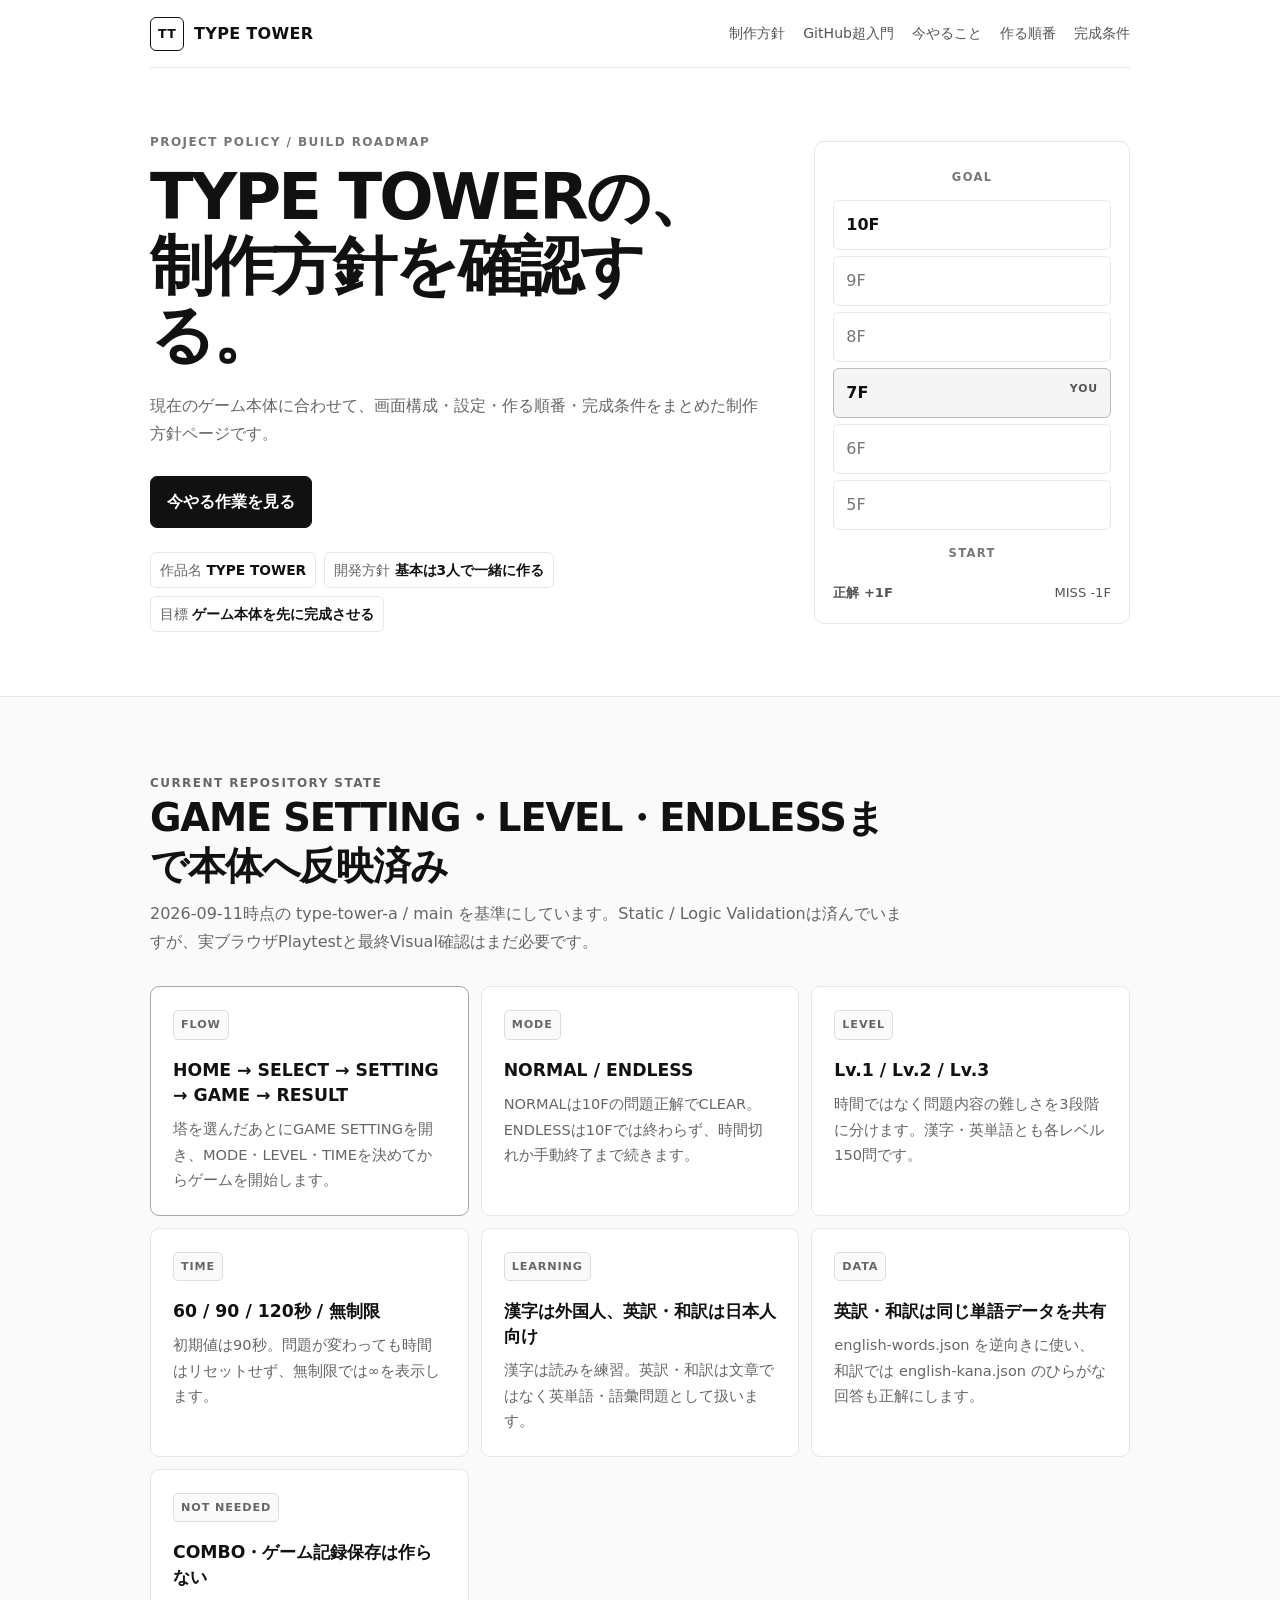
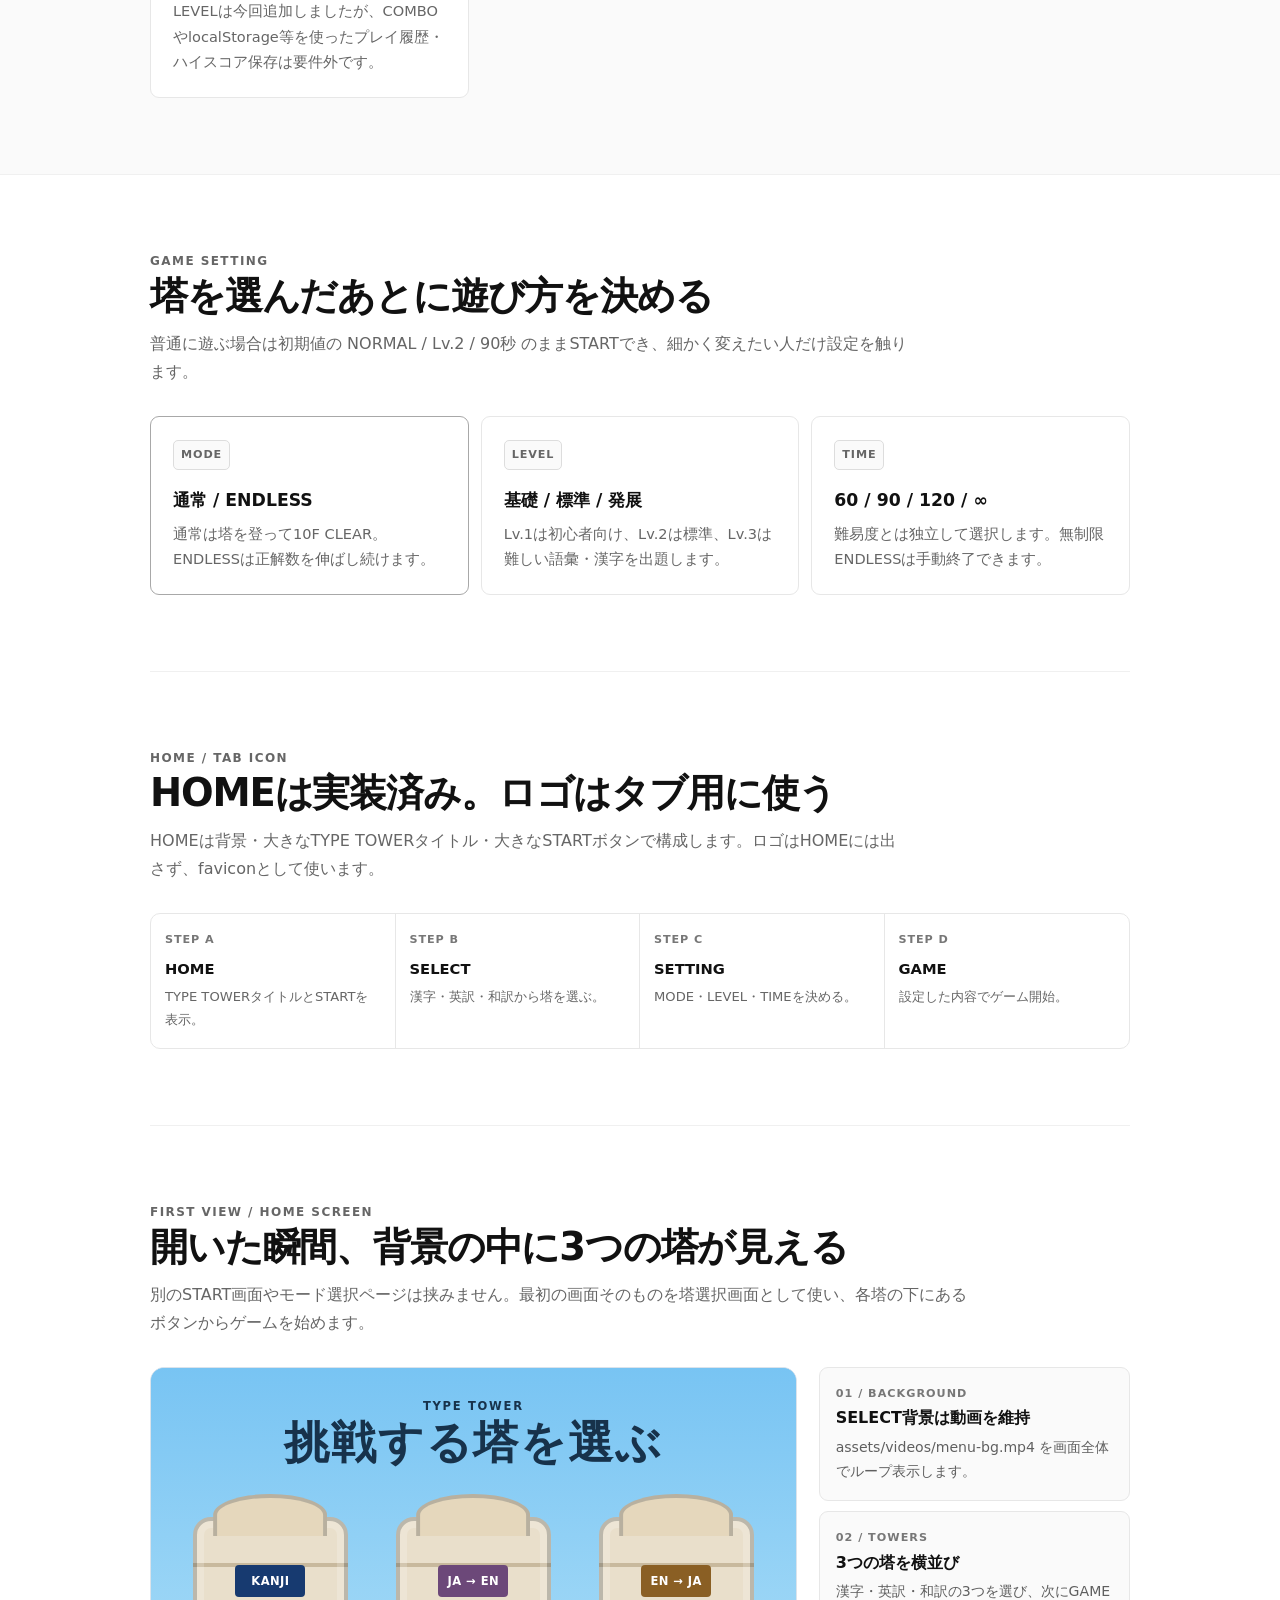
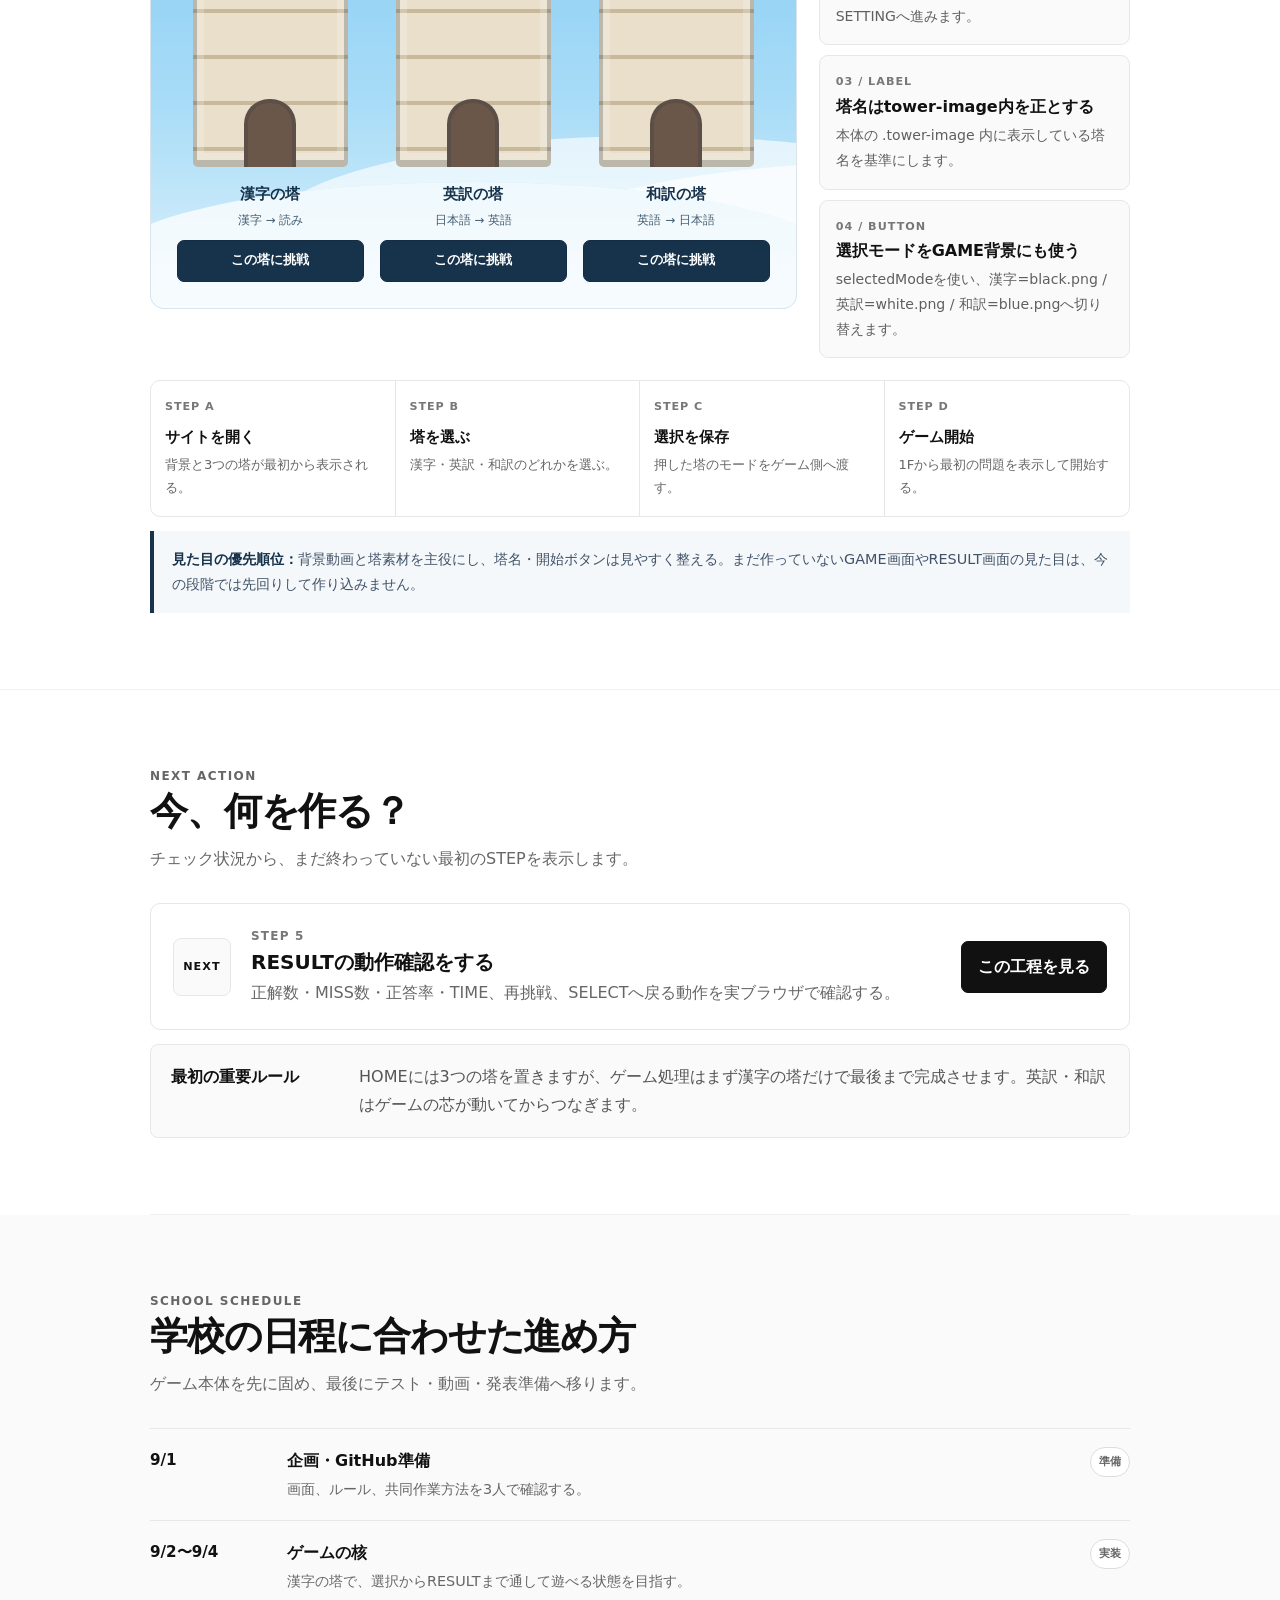
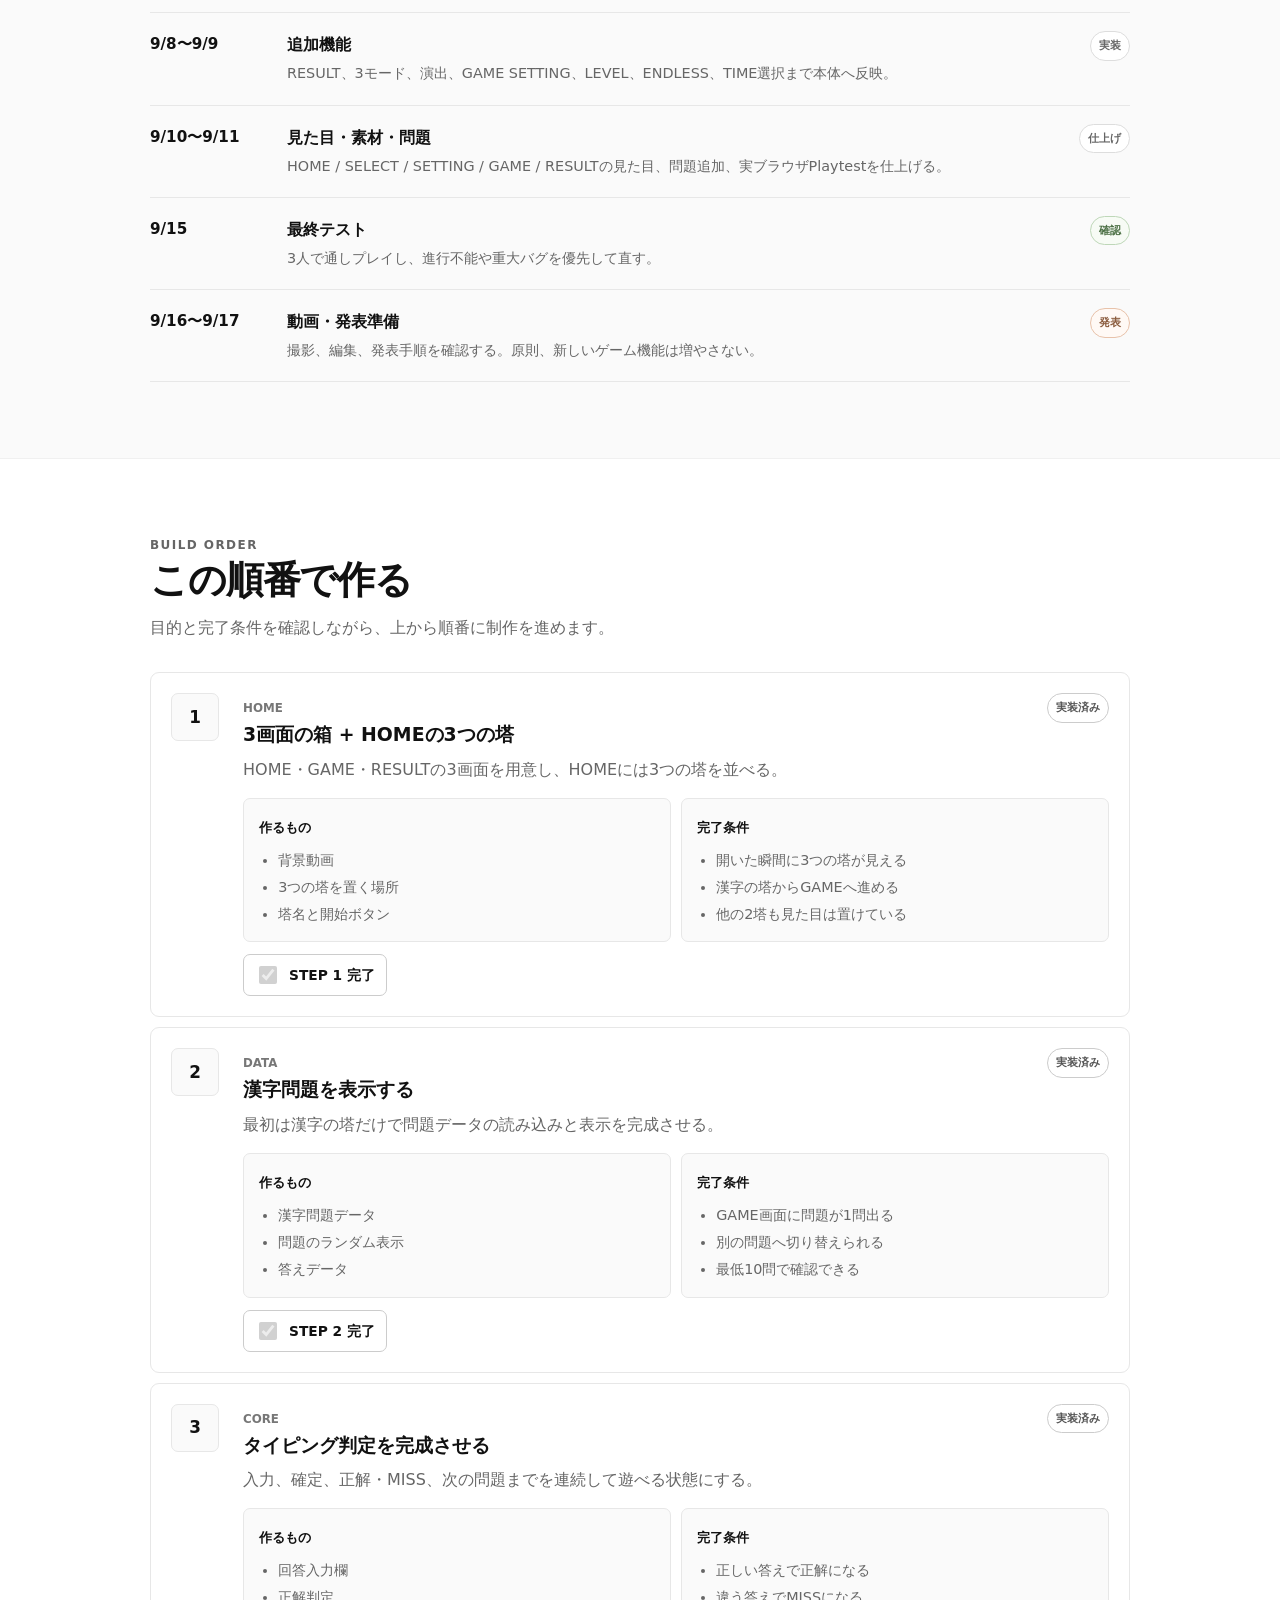
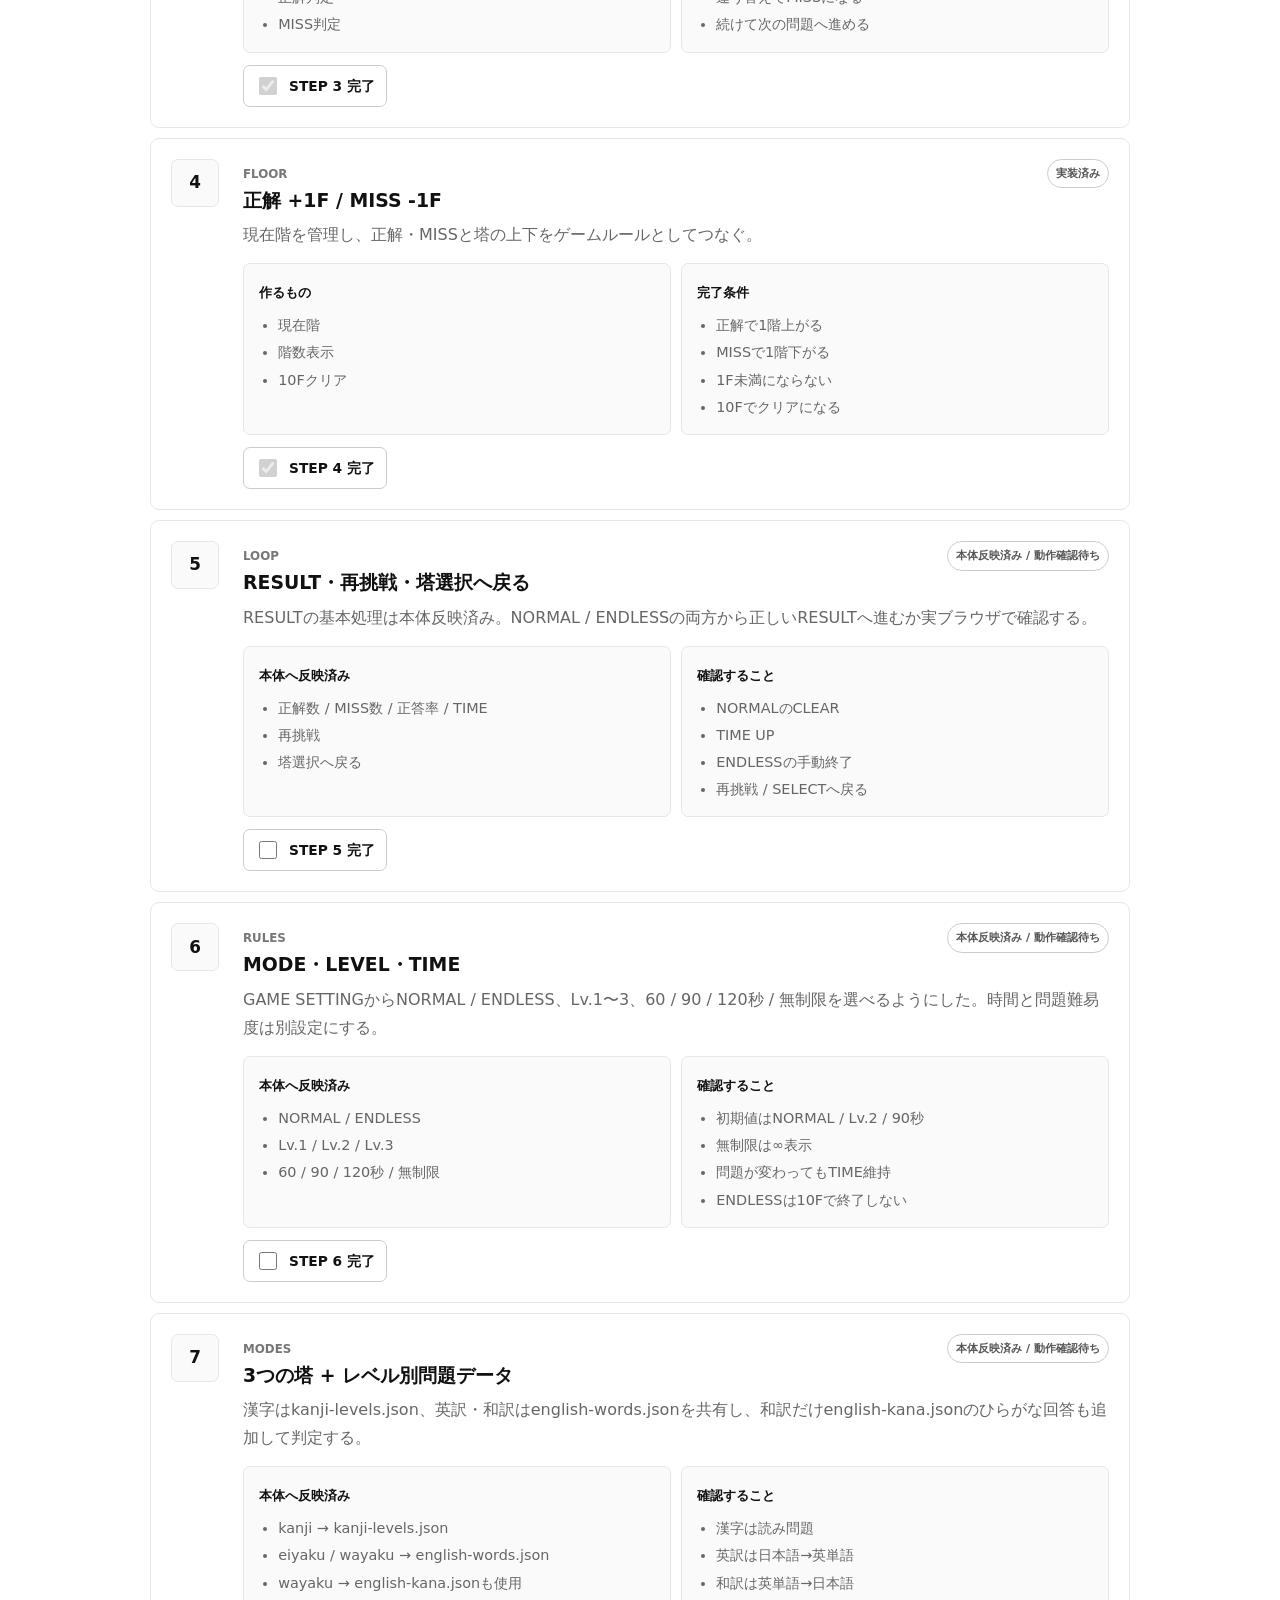
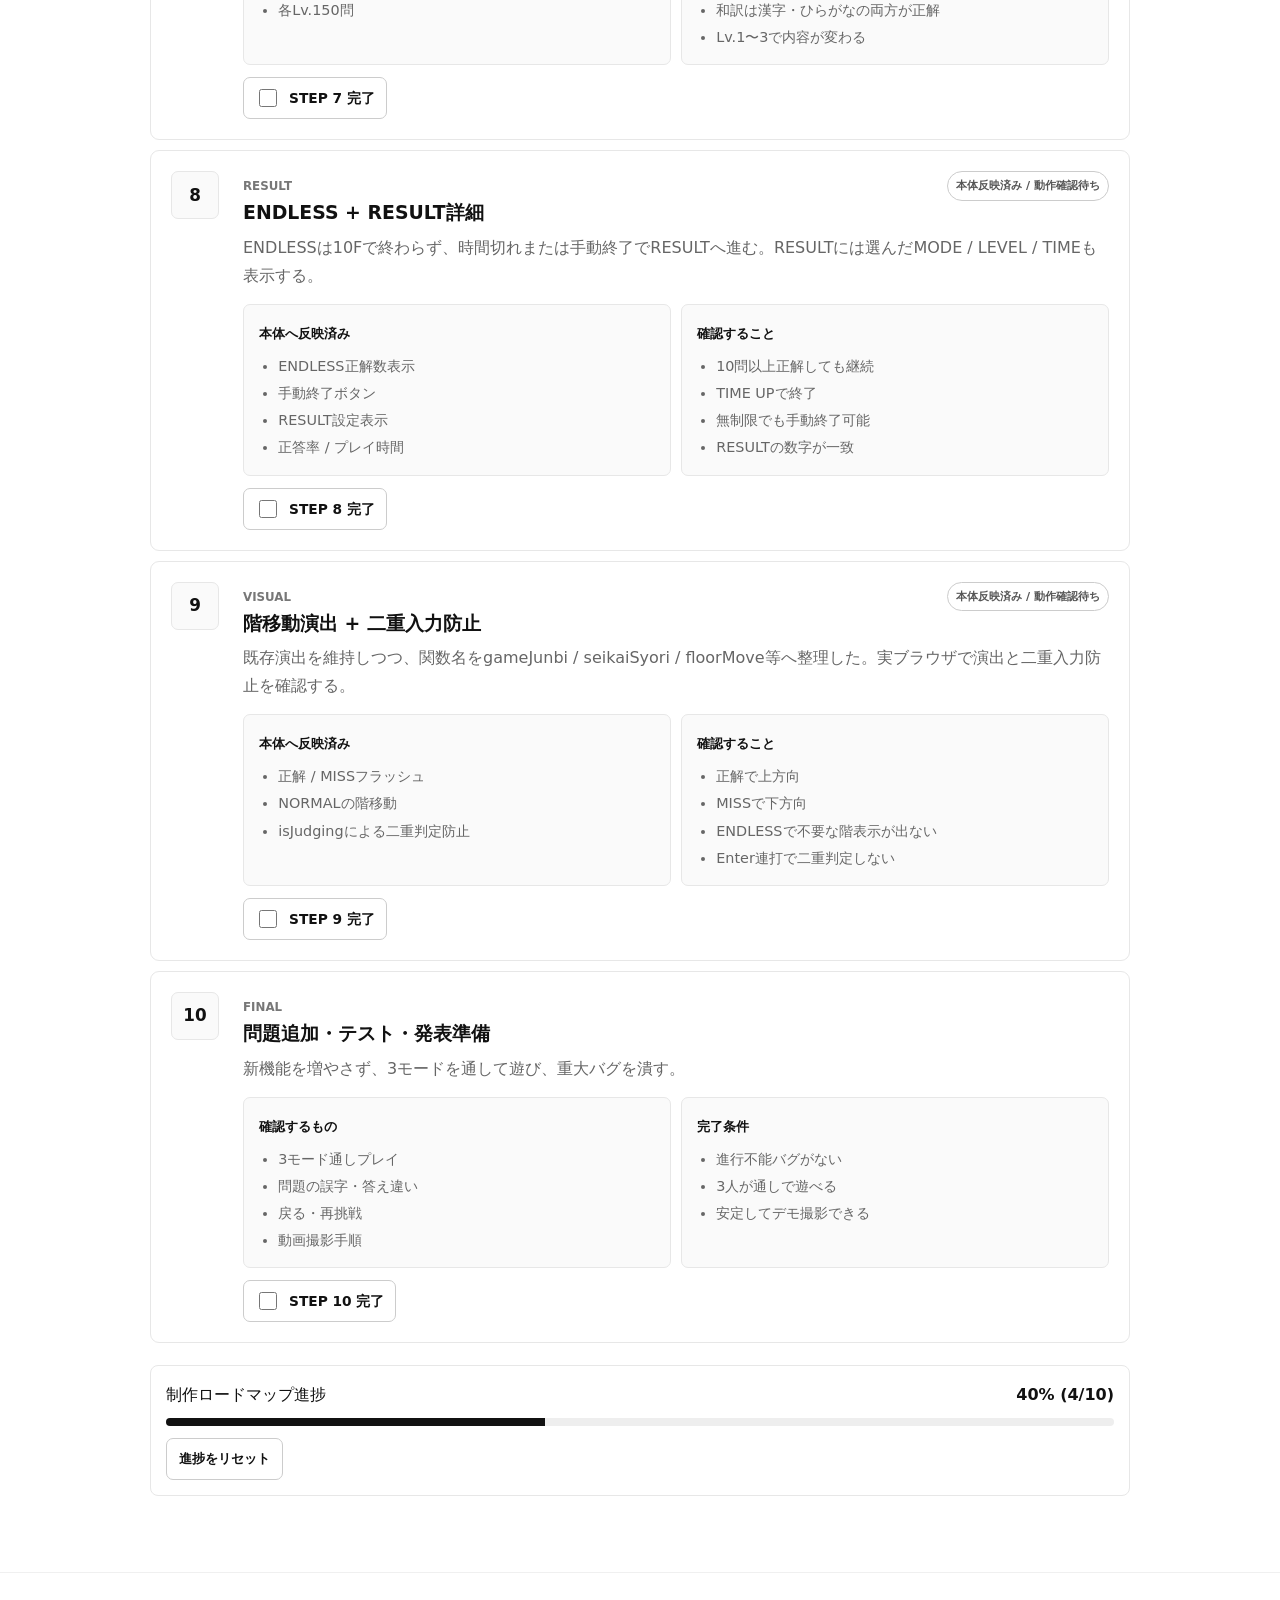
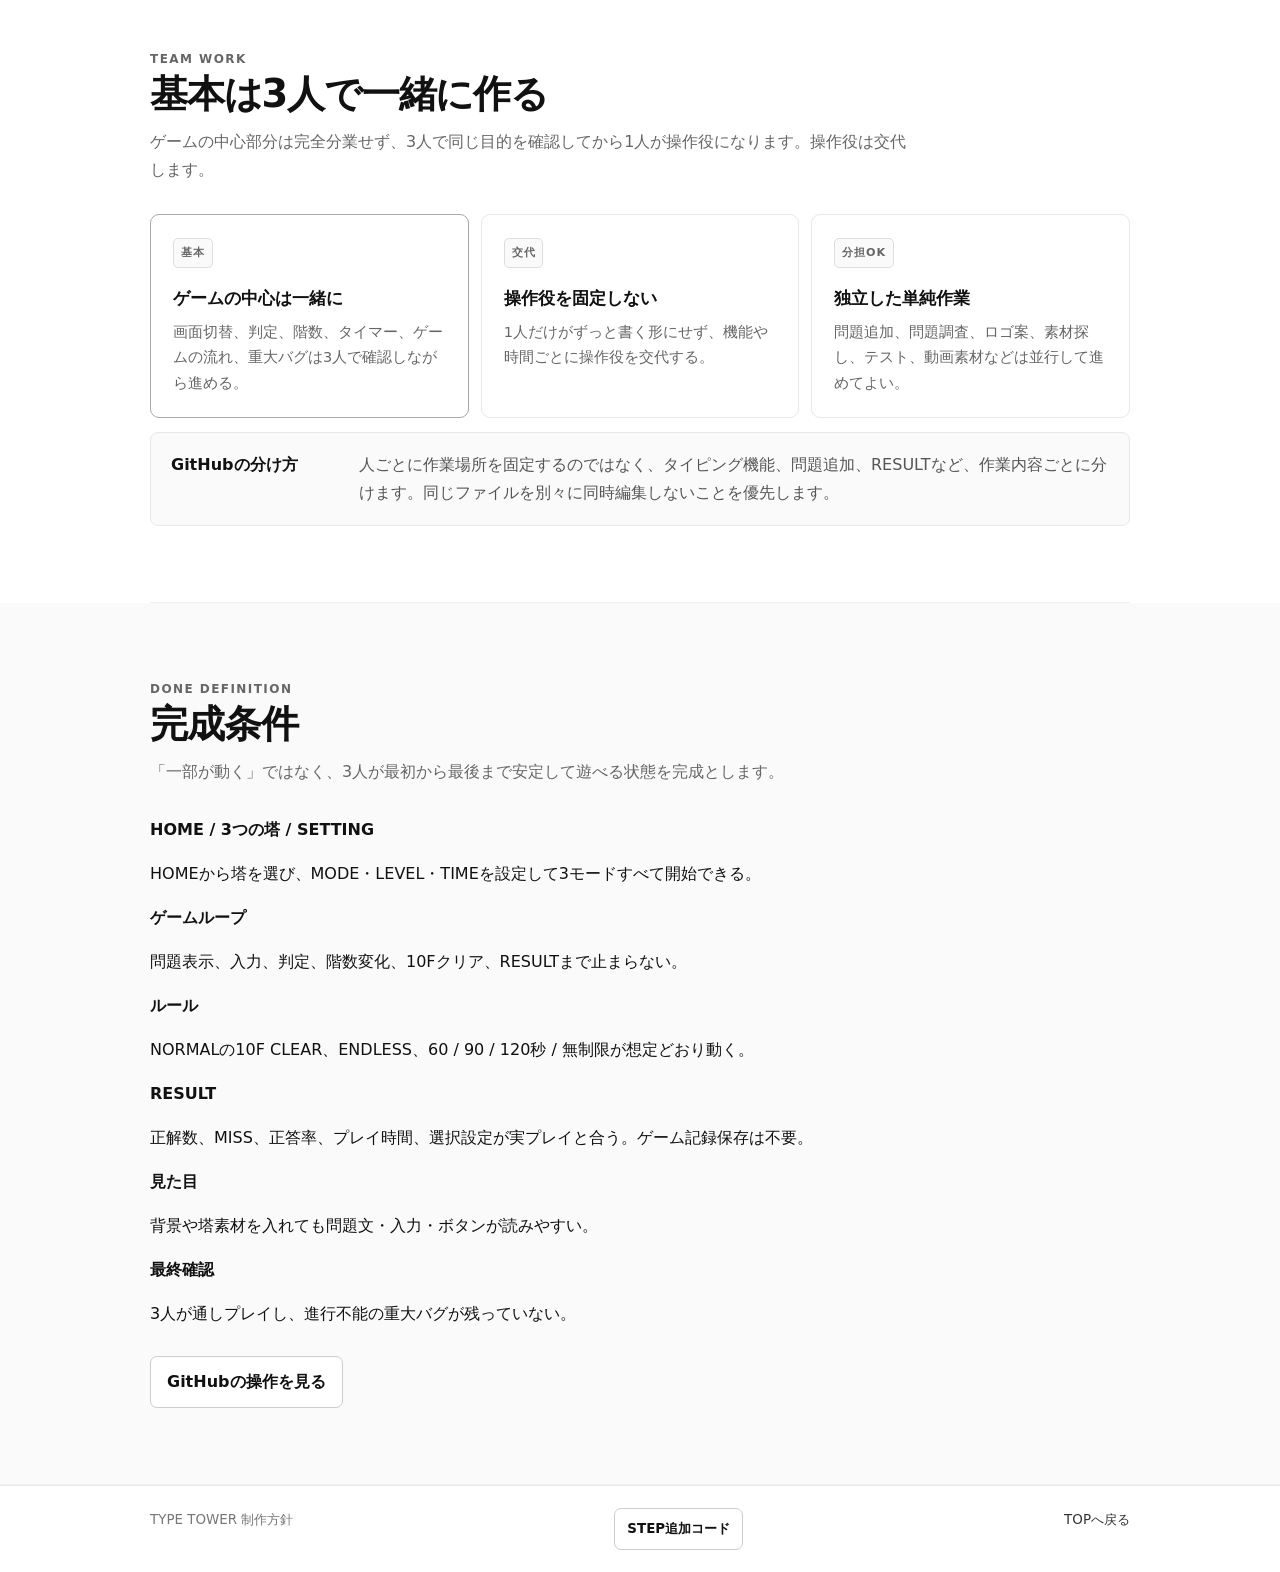
<file: index.html>
<!doctype html>
<html lang="ja">
<head>
  <meta charset="utf-8">
  <meta name="viewport" content="width=device-width, initial-scale=1">
  <meta name="theme-color" content="#ffffff">
  <title>TYPE TOWER | 制作方針</title>
  <link rel="stylesheet" href="styles.css">
  <link rel="stylesheet" href="home-screen-plan.css">
</head>
<body>
  <header class="hero" id="top">
    <nav class="nav wrap" aria-label="メインナビゲーション">
      <a class="brand" href="#top"><span class="brand-mark">TT</span><span>TYPE TOWER</span></a>
      <div class="nav-links">
        <a href="index.html" aria-current="page">制作方針</a>
        <a href="github-guide.html">GitHub超入門</a>
        <a href="#now">今やること</a>
        <a href="#roadmap">作る順番</a>
        <a href="#finish">完成条件</a>
      </div>
    </nav>

    <div class="wrap hero-grid">
      <div class="hero-copy">
        <p class="eyebrow">PROJECT POLICY / BUILD ROADMAP</p>
        <h1>TYPE TOWERの、<br><span>制作方針を確認する。</span></h1>
        <p class="lead">画面構成、作る順番、学校日程、3人での進め方、完成条件をまとめた制作方針ページです。</p>
        <div class="hero-actions">
          <a class="btn primary" href="#now">今やる作業を見る</a>
        </div>
        <div class="meta-row">
          <span>作品名 <strong>TYPE TOWER</strong></span>
          <span>開発方針 <strong>基本は3人で一緒に作る</strong></span>
          <span>目標 <strong>ゲーム本体を先に完成させる</strong></span>
        </div>
      </div>

      <div class="tower-card" aria-label="TYPE TOWERの進行イメージ">
        <div class="tower-top">GOAL</div>
        <div class="tower-floor active">10F</div>
        <div class="tower-floor">9F</div>
        <div class="tower-floor">8F</div>
        <div class="tower-floor player">7F <span>YOU</span></div>
        <div class="tower-floor">6F</div>
        <div class="tower-floor">5F</div>
        <div class="tower-bottom">START</div>
        <div class="rule-mini"><b>正解 +1F</b><span>MISS -1F</span></div>
      </div>
    </div>
  </header>

  <main>
    <section class="section home-plan" id="home-screen-plan">
      <div class="wrap">
        <div class="section-head">
          <p class="eyebrow">FIRST VIEW / HOME SCREEN</p>
          <h2>開いた瞬間、背景の中に3つの塔が見える</h2>
          <p>別のSTART画面やモード選択ページは挟みません。最初の画面そのものを塔選択画面として使い、各塔の下にあるボタンからゲームを始めます。</p>
        </div>

        <div class="home-concept">
          <div class="home-preview" aria-label="TYPE TOWER HOME画面の構成イメージ">
            <div class="home-preview-ui">
              <div class="home-preview-title">
                <small>TYPE TOWER</small>
                <strong>挑戦する塔を選ぶ</strong>
              </div>
              <div class="tower-select-row">
                <article class="tower-choice">
                  <div class="tower-visual"><span class="tower-banner">KANJI</span></div>
                  <p class="tower-name">漢字の塔</p>
                  <p class="tower-mode">漢字 → 読み</p>
                  <button class="tower-start" type="button" tabindex="-1">この塔に挑戦</button>
                </article>
                <article class="tower-choice">
                  <div class="tower-visual"><span class="tower-banner">JA → EN</span></div>
                  <p class="tower-name">英訳の塔</p>
                  <p class="tower-mode">日本語 → 英語</p>
                  <button class="tower-start" type="button" tabindex="-1">この塔に挑戦</button>
                </article>
                <article class="tower-choice">
                  <div class="tower-visual"><span class="tower-banner">EN → JA</span></div>
                  <p class="tower-name">和訳の塔</p>
                  <p class="tower-mode">英語 → 日本語</p>
                  <button class="tower-start" type="button" tabindex="-1">この塔に挑戦</button>
                </article>
              </div>
            </div>
          </div>

          <div class="home-spec-list">
            <article class="home-spec-card">
              <small>01 / BACKGROUND</small>
              <h3>背景は自分たちの素材を使う</h3>
              <p>現在用意している背景動画を最背面でループさせます。方針サイト側では背景素材そのものの見た目を決めません。</p>
            </article>
            <article class="home-spec-card">
              <small>02 / TOWERS</small>
              <h3>3つの塔を同時に見せる</h3>
              <p>漢字・英訳・和訳を3つの塔として横並びにします。塔画像は自分たちで用意し、同じ高さの基準線に揃えます。</p>
            </article>
            <article class="home-spec-card">
              <small>03 / LABEL</small>
              <h3>塔名は塔の下、ボタンの上</h3>
              <p>塔画像の中へ文字を焼き込まず、塔名を別のUIとして置きます。素材を差し替えても位置関係を保ちやすくします。</p>
            </article>
            <article class="home-spec-card">
              <small>04 / BUTTON</small>
              <h3>各塔の下に開始ボタン</h3>
              <p>どの塔を選ぶか迷わないように、塔名のすぐ下に同じ形の開始ボタンを置きます。</p>
            </article>
          </div>
        </div>

        <div class="home-flow" aria-label="HOMEからGAME開始までの流れ">
          <div><span>STEP A</span><b>サイトを開く</b><p>背景と3つの塔が最初から表示される。</p></div>
          <div><span>STEP B</span><b>塔を選ぶ</b><p>漢字・英訳・和訳のどれかを選ぶ。</p></div>
          <div><span>STEP C</span><b>選択を保存</b><p>押した塔のモードをゲーム側へ渡す。</p></div>
          <div><span>STEP D</span><b>ゲーム開始</b><p>1Fから最初の問題を表示して開始する。</p></div>
        </div>

        <div class="home-note">
          <b>見た目の優先順位：</b>背景動画と塔素材を主役にし、塔名・開始ボタンは見やすく整える。まだ作っていないGAME画面やRESULT画面の見た目は、今の段階では先回りして作り込みません。
        </div>
      </div>
    </section>

    <section class="section wrap" id="now">
      <div class="section-head">
        <p class="eyebrow">NEXT ACTION</p>
        <h2>今、何を作る？</h2>
        <p>チェック状況から、まだ終わっていない最初のSTEPを表示します。</p>
      </div>

      <div class="next-action" aria-live="polite">
        <div class="next-badge">NEXT</div>
        <div class="next-copy">
          <p id="nextStepLabel">STEP 1</p>
          <h3 id="nextStepTitle">3画面の箱とHOMEの塔を作る</h3>
          <p id="nextStepText">HOME・GAME・RESULTを用意し、HOMEに3つの塔と開始ボタンを置く。</p>
        </div>
        <a class="btn primary dark-btn" id="nextStepLink" href="#step-1">この工程を見る</a>
      </div>

      <div class="core-rule">
        <strong>最初の重要ルール</strong>
        <p>HOMEには3つの塔を置きますが、ゲーム処理はまず漢字の塔だけで最後まで完成させます。英訳・和訳はゲームの芯が動いてからつなぎます。</p>
      </div>
    </section>

    <section class="section section-soft" id="schedule">
      <div class="wrap">
        <div class="section-head">
          <p class="eyebrow">SCHOOL SCHEDULE</p>
          <h2>学校の日程に合わせた進め方</h2>
          <p>ゲーム本体を先に固め、最後にテスト・動画・発表準備へ移ります。</p>
        </div>
        <div class="schedule-list">
          <article class="schedule-item"><time>9/1</time><div><b>企画・GitHub準備</b><p>画面、ルール、共同作業方法を3人で確認する。</p></div><span>準備</span></article>
          <article class="schedule-item build"><time>9/2〜9/4</time><div><b>ゲームの核</b><p>漢字の塔で、選択からRESULTまで通して遊べる状態を目指す。</p></div><span>実装</span></article>
          <article class="schedule-item build"><time>9/8〜9/9</time><div><b>追加機能</b><p>タイマー、コンボ、難易度、英訳・和訳、記録表示を追加する。</p></div><span>実装</span></article>
          <article class="schedule-item polish"><time>9/10〜9/11</time><div><b>見た目・素材・問題</b><p>HOME、GAME、階移動、ロゴ、塔素材、問題追加を仕上げる。</p></div><span>仕上げ</span></article>
          <article class="schedule-item test"><time>9/15</time><div><b>最終テスト</b><p>3人で通しプレイし、進行不能や重大バグを優先して直す。</p></div><span>確認</span></article>
          <article class="schedule-item video"><time>9/16〜9/17</time><div><b>動画・発表準備</b><p>撮影、編集、発表手順を確認する。原則、新しいゲーム機能は増やさない。</p></div><span>発表</span></article>
        </div>
      </div>
    </section>

    <section class="section section-dark" id="roadmap">
      <div class="wrap">
        <div class="section-head light">
          <p class="eyebrow">BUILD ORDER</p>
          <h2>この順番で作る</h2>
          <p>目的と完了条件を確認しながら、上から順番に制作を進めます。</p>
        </div>

        <div class="roadmap">
          <article class="road-step" id="step-1" data-step="1">
            <div class="road-num">1</div><div class="road-main">
              <div class="road-title"><div><span>HOME</span><h3>3画面の箱 + HOMEの3つの塔</h3></div><span class="status">最初</span></div>
              <p class="why">HOME・GAME・RESULTの3画面を用意し、HOMEには3つの塔を並べる。</p>
              <div class="task-grid"><div><b>作るもの</b><ul><li>背景動画</li><li>3つの塔を置く場所</li><li>塔名と開始ボタン</li></ul></div><div><b>完了条件</b><ul><li>開いた瞬間に3つの塔が見える</li><li>漢字の塔からGAMEへ進める</li><li>他の2塔も見た目は置けている</li></ul></div></div>
              <label class="stage-check"><input type="checkbox" data-key="step1"><span>STEP 1 完了</span></label>
            </div>
          </article>

          <article class="road-step" id="step-2" data-step="2">
            <div class="road-num">2</div><div class="road-main">
              <div class="road-title"><div><span>DATA</span><h3>漢字問題を表示する</h3></div></div>
              <p class="why">最初は漢字の塔だけで問題データの読み込みと表示を完成させる。</p>
              <div class="task-grid"><div><b>作るもの</b><ul><li>漢字問題データ</li><li>問題のランダム表示</li><li>答えデータ</li></ul></div><div><b>完了条件</b><ul><li>GAME画面に問題が1問出る</li><li>別の問題へ切り替えられる</li><li>最低10問で確認できる</li></ul></div></div>
              <label class="stage-check"><input type="checkbox" data-key="step2"><span>STEP 2 完了</span></label>
            </div>
          </article>

          <article class="road-step" id="step-3" data-step="3">
            <div class="road-num">3</div><div class="road-main">
              <div class="road-title"><div><span>CORE</span><h3>タイピング判定を完成させる</h3></div></div>
              <p class="why">入力、確定、正解・MISS、次の問題までを連続して遊べる状態にする。</p>
              <div class="task-grid"><div><b>作るもの</b><ul><li>回答入力欄</li><li>正解判定</li><li>MISS判定</li></ul></div><div><b>完了条件</b><ul><li>正しい答えで正解になる</li><li>違う答えでMISSになる</li><li>続けて次の問題へ進める</li></ul></div></div>
              <label class="stage-check"><input type="checkbox" data-key="step3"><span>STEP 3 完了</span></label>
            </div>
          </article>

          <article class="road-step" id="step-4" data-step="4">
            <div class="road-num">4</div><div class="road-main">
              <div class="road-title"><div><span>FLOOR</span><h3>正解 +1F / MISS -1F</h3></div></div>
              <p class="why">現在階を管理し、正解・MISSと塔の上下をゲームルールとしてつなぐ。</p>
              <div class="task-grid"><div><b>作るもの</b><ul><li>現在階</li><li>階数表示</li><li>10Fクリア</li></ul></div><div><b>完了条件</b><ul><li>正解で1階上がる</li><li>MISSで1階下がる</li><li>1F未満にならない</li><li>10Fでクリアになる</li></ul></div></div>
              <label class="stage-check"><input type="checkbox" data-key="step4"><span>STEP 4 完了</span></label>
            </div>
          </article>

          <article class="road-step" id="step-5" data-step="5">
            <div class="road-num">5</div><div class="road-main">
              <div class="road-title"><div><span>LOOP</span><h3>漢字の塔を最後まで遊べる状態にする</h3></div></div>
              <p class="why">見た目を増やす前に、塔選択からRESULTまでゲームの一本線を完成させる。</p>
              <div class="task-grid"><div><b>確認する流れ</b><ul><li>HOMEから開始</li><li>問題に回答</li><li>10Fへ到達</li><li>RESULTへ進む</li></ul></div><div><b>完了条件</b><ul><li>最初から最後まで止まらない</li><li>再挑戦できる</li><li>塔選択へ戻れる</li></ul></div></div>
              <label class="stage-check"><input type="checkbox" data-key="step5"><span>STEP 5 完了</span></label>
            </div>
          </article>

          <article class="road-step" id="step-6" data-step="6">
            <div class="road-num">6</div><div class="road-main">
              <div class="road-title"><div><span>RULES</span><h3>TIME / COMBO / 難易度</h3></div></div>
              <p class="why">完成したゲームループを壊さないよう、追加要素を1つずつ入れる。</p>
              <div class="task-grid"><div><b>追加するもの</b><ul><li>制限時間</li><li>コンボ</li><li>難易度</li></ul></div><div><b>完了条件</b><ul><li>時間切れでMISSになる</li><li>コンボが正しく増減する</li><li>難易度変更が反映される</li></ul></div></div>
              <label class="stage-check"><input type="checkbox" data-key="step6"><span>STEP 6 完了</span></label>
            </div>
          </article>

          <article class="road-step" id="step-7" data-step="7">
            <div class="road-num">7</div><div class="road-main">
              <div class="road-title"><div><span>MODES</span><h3>英訳・和訳の塔をつなぐ</h3></div></div>
              <p class="why">漢字で完成した仕組みを使い、残り2モードへ広げる。</p>
              <div class="task-grid"><div><b>追加するもの</b><ul><li>英訳問題</li><li>和訳問題</li><li>塔ごとの問題切替</li></ul></div><div><b>完了条件</b><ul><li>3つの塔すべてから開始できる</li><li>塔ごとに問題が違う</li><li>3モードとも最後まで遊べる</li></ul></div></div>
              <label class="stage-check"><input type="checkbox" data-key="step7"><span>STEP 7 完了</span></label>
            </div>
          </article>

          <article class="road-step" id="step-8" data-step="8">
            <div class="road-num">8</div><div class="road-main">
              <div class="road-title"><div><span>RESULT</span><h3>RESULTと記録保存</h3></div></div>
              <p class="why">プレイ結果を分かりやすく見せ、再読み込み後も記録が残る状態にする。</p>
              <div class="task-grid"><div><b>表示するもの</b><ul><li>正解数とMISS数</li><li>正答率</li><li>最大コンボ</li><li>クリア時間</li></ul></div><div><b>完了条件</b><ul><li>実プレイと数字が合う</li><li>記録が保存される</li><li>保存失敗でもゲーム自体は遊べる</li></ul></div></div>
              <label class="stage-check"><input type="checkbox" data-key="step8"><span>STEP 8 完了</span></label>
            </div>
          </article>

          <article class="road-step" id="step-9" data-step="9">
            <div class="road-num">9</div><div class="road-main">
              <div class="road-title"><div><span>VISUAL</span><h3>HOME / GAMEの見た目と階移動</h3></div></div>
              <p class="why">機能が完成してから、背景、塔、敵、階移動、HUDを仕上げる。</p>
              <div class="task-grid"><div><b>仕上げるもの</b><ul><li>背景動画</li><li>3つの塔素材</li><li>塔名と開始ボタン</li><li>GAME画面</li><li>階移動演出</li></ul></div><div><b>完了条件</b><ul><li>背景より問題が読みやすい</li><li>正解・MISSの移動方向が自然</li><li>主要UIが重ならない</li></ul></div></div>
              <label class="stage-check"><input type="checkbox" data-key="step9"><span>STEP 9 完了</span></label>
            </div>
          </article>

          <article class="road-step" id="step-10" data-step="10">
            <div class="road-num">10</div><div class="road-main">
              <div class="road-title"><div><span>FINAL</span><h3>問題追加・テスト・発表準備</h3></div></div>
              <p class="why">新機能を増やさず、3モードを通して遊び、重大バグを潰す。</p>
              <div class="task-grid"><div><b>確認するもの</b><ul><li>3モード通しプレイ</li><li>問題の誤字・答え違い</li><li>戻る・再挑戦</li><li>動画撮影手順</li></ul></div><div><b>完了条件</b><ul><li>進行不能バグがない</li><li>3人が通しで遊べる</li><li>安定してデモ撮影できる</li></ul></div></div>
              <label class="stage-check"><input type="checkbox" data-key="step10"><span>STEP 10 完了</span></label>
            </div>
          </article>
        </div>

        <div class="progress-wrap dark-progress" aria-live="polite">
          <div class="progress-meta"><span>制作ロードマップ進捗</span><strong id="progressText">0% (0/10)</strong></div>
          <div class="progress"><span id="progressBar"></span></div>
          <button class="btn small ghost" id="resetChecks" type="button">進捗をリセット</button>
        </div>
      </div>
    </section>

    <section class="section wrap" id="team">
      <div class="section-head">
        <p class="eyebrow">TEAM WORK</p>
        <h2>基本は3人で一緒に作る</h2>
        <p>ゲームの中心部分は完全分業せず、3人で同じ目的を確認してから1人が操作役になります。操作役は交代します。</p>
      </div>
      <div class="policy-grid">
        <article class="policy-card primary-policy"><span class="policy-label">基本</span><h3>ゲームの中心は一緒に</h3><p>画面切替、判定、階数、タイマー、ゲームの流れ、重大バグは3人で確認しながら進める。</p></article>
        <article class="policy-card"><span class="policy-label">交代</span><h3>操作役を固定しない</h3><p>1人だけがずっと書く形にせず、機能や時間ごとに操作役を交代する。</p></article>
        <article class="policy-card"><span class="policy-label">分担OK</span><h3>独立した単純作業</h3><p>問題追加、問題調査、ロゴ案、素材探し、テスト、動画素材などは並行して進めてよい。</p></article>
      </div>
      <div class="core-rule">
        <strong>GitHubの分け方</strong>
        <p>人ごとに作業場所を固定するのではなく、タイピング機能、問題追加、RESULTなど、作業内容ごとに分けます。同じファイルを別々に同時編集しないことを優先します。</p>
      </div>
    </section>

    <section class="section section-soft" id="finish">
      <div class="wrap">
        <div class="section-head">
          <p class="eyebrow">DONE DEFINITION</p>
          <h2>完成条件</h2>
          <p>「一部が動く」ではなく、3人が最初から最後まで安定して遊べる状態を完成とします。</p>
        </div>
        <div class="finish-grid">
          <article><b>3つの塔</b><p>漢字・英訳・和訳の3つすべてからゲームを始められる。</p></article>
          <article><b>ゲームループ</b><p>問題表示、入力、判定、階数変化、10Fクリア、RESULTまで止まらない。</p></article>
          <article><b>ルール</b><p>正解、MISS、TIME、COMBO、難易度が想定どおり動く。</p></article>
          <article><b>記録</b><p>RESULTの数値が実プレイと合い、必要な記録が残る。</p></article>
          <article><b>見た目</b><p>背景や塔素材を入れても問題文・入力・ボタンが読みやすい。</p></article>
          <article><b>最終確認</b><p>3人が通しプレイし、進行不能の重大バグが残っていない。</p></article>
        </div>
        <div class="hero-actions">
          <a class="btn ghost" href="github-guide.html">GitHubの操作を見る</a>
        </div>
      </div>
    </section>
  </main>

  <footer>
    <div class="wrap footer-row">
      <span>TYPE TOWER 制作方針</span>
      <a class="btn small ghost" href="code.html">STEP追加コード</a>
      <a href="#top">TOPへ戻る</a>
    </div>
  </footer>

  <script src="roadmap.js"></script>
</body>
</html>
</file>
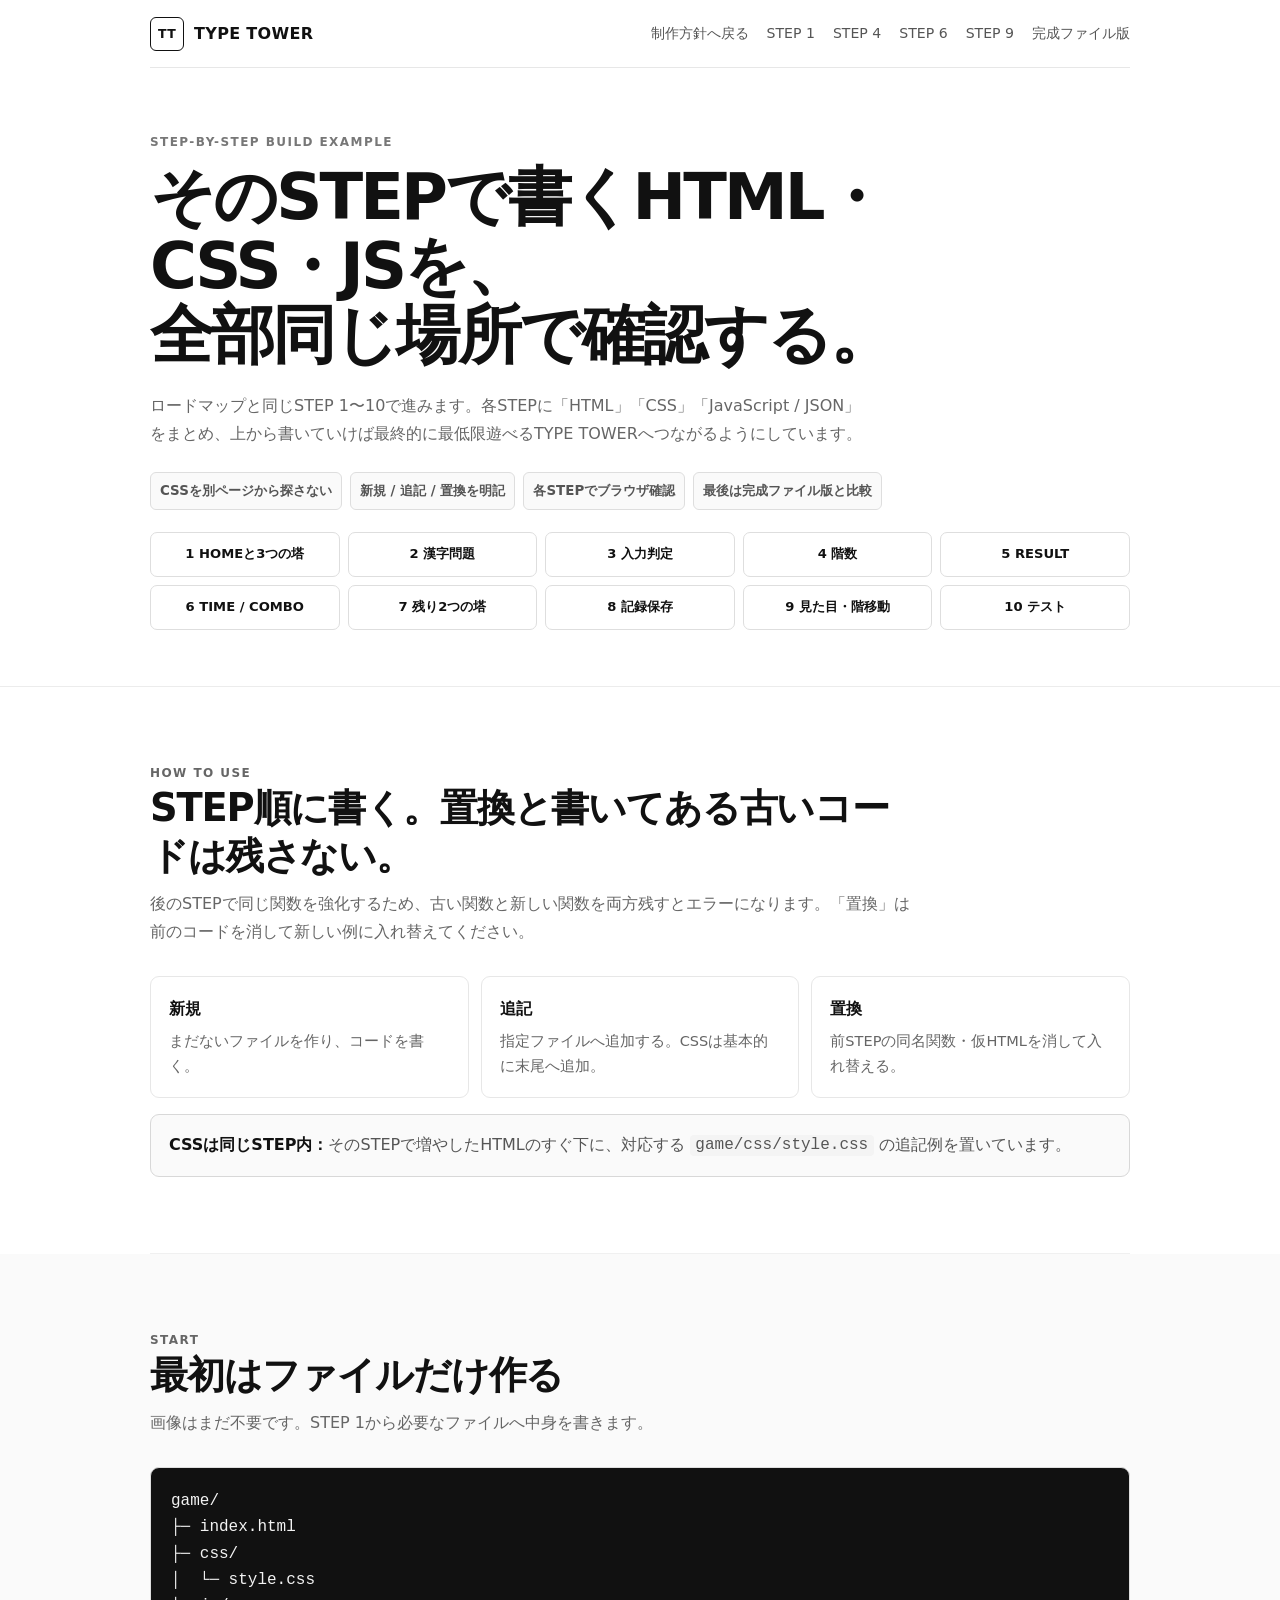
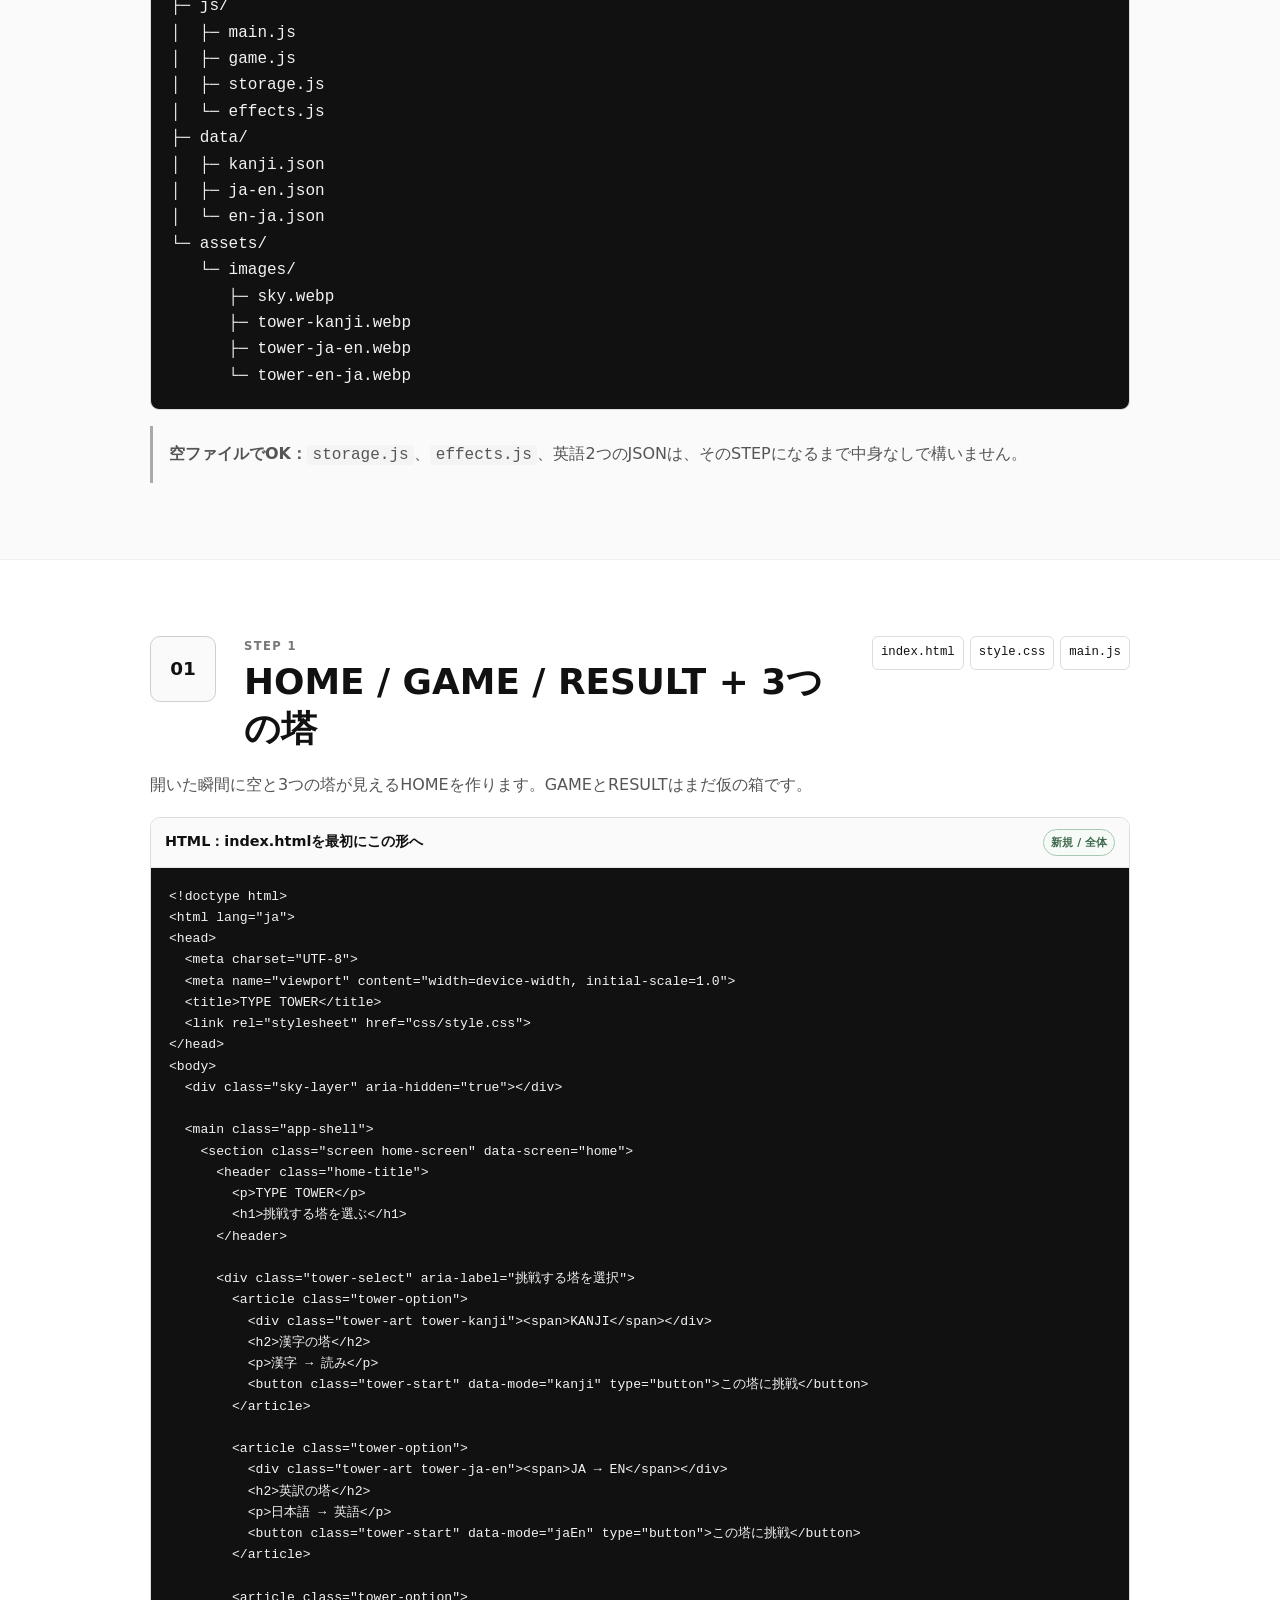
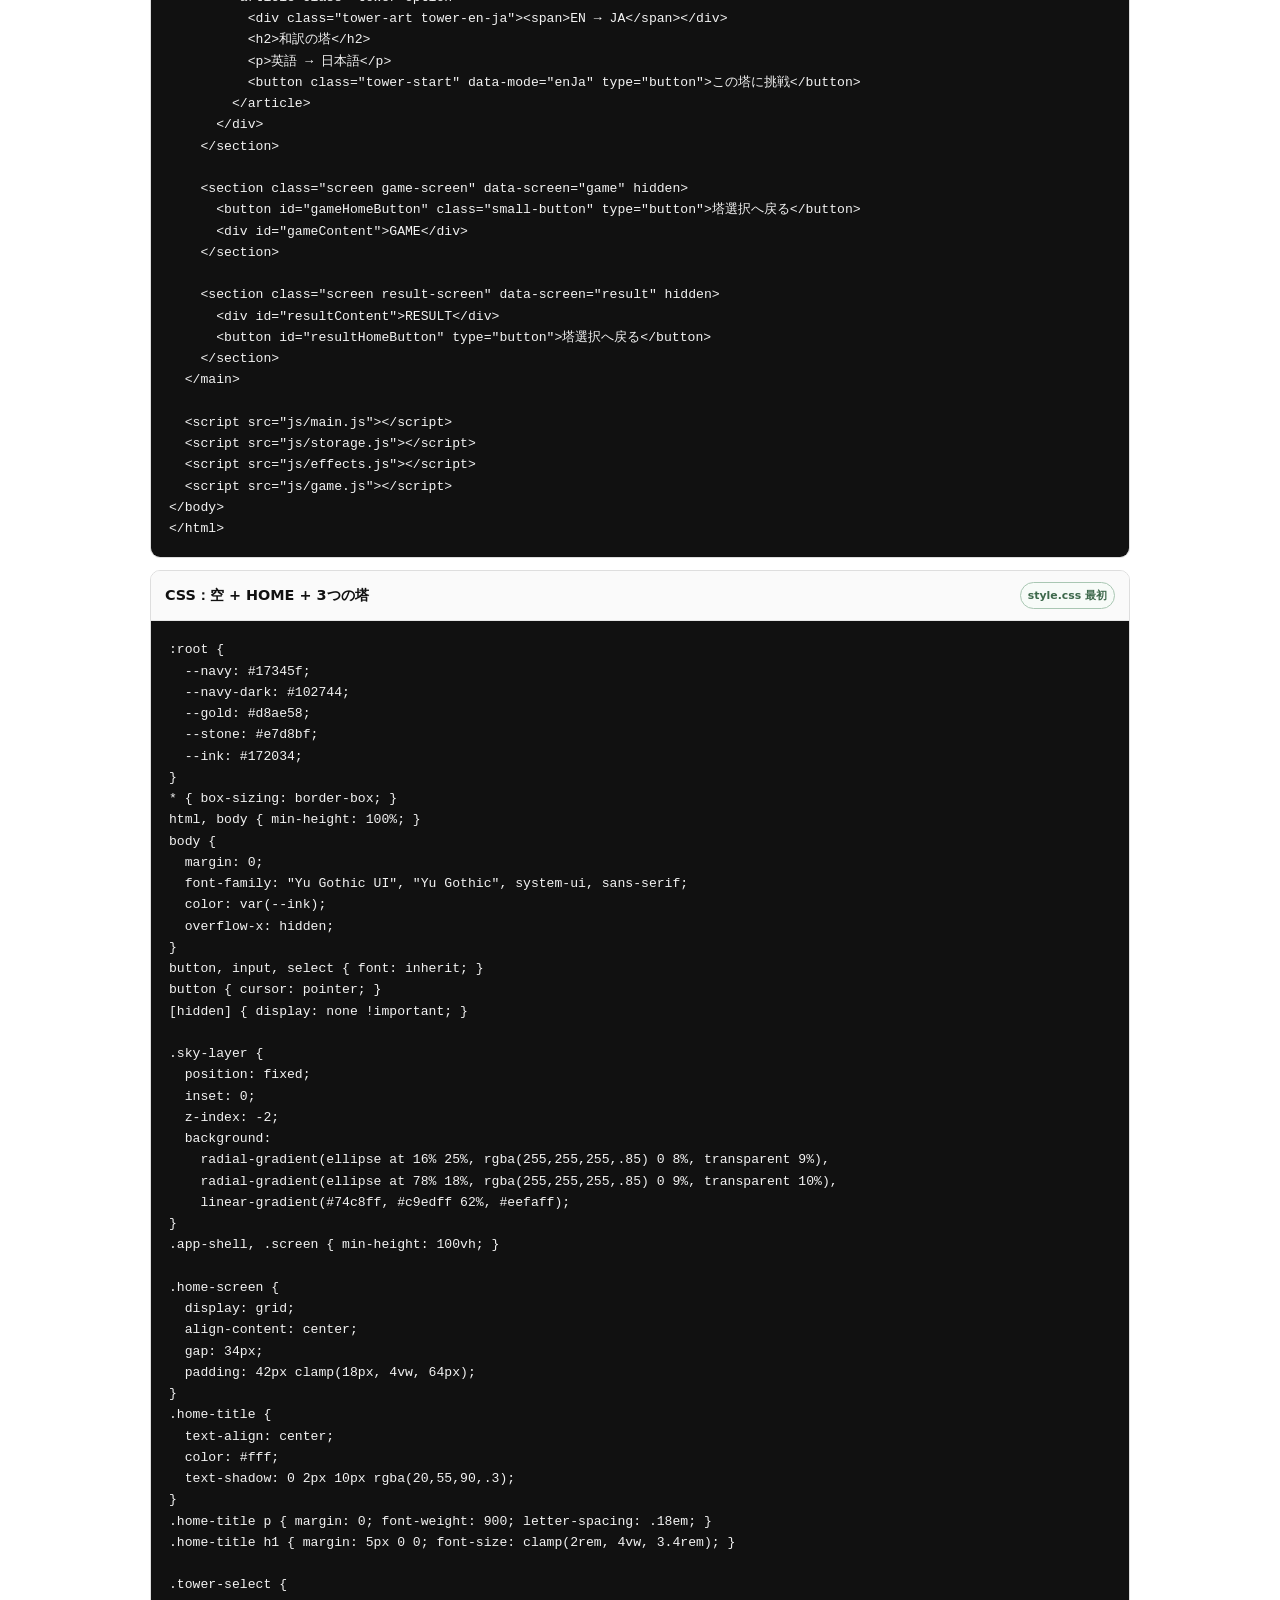
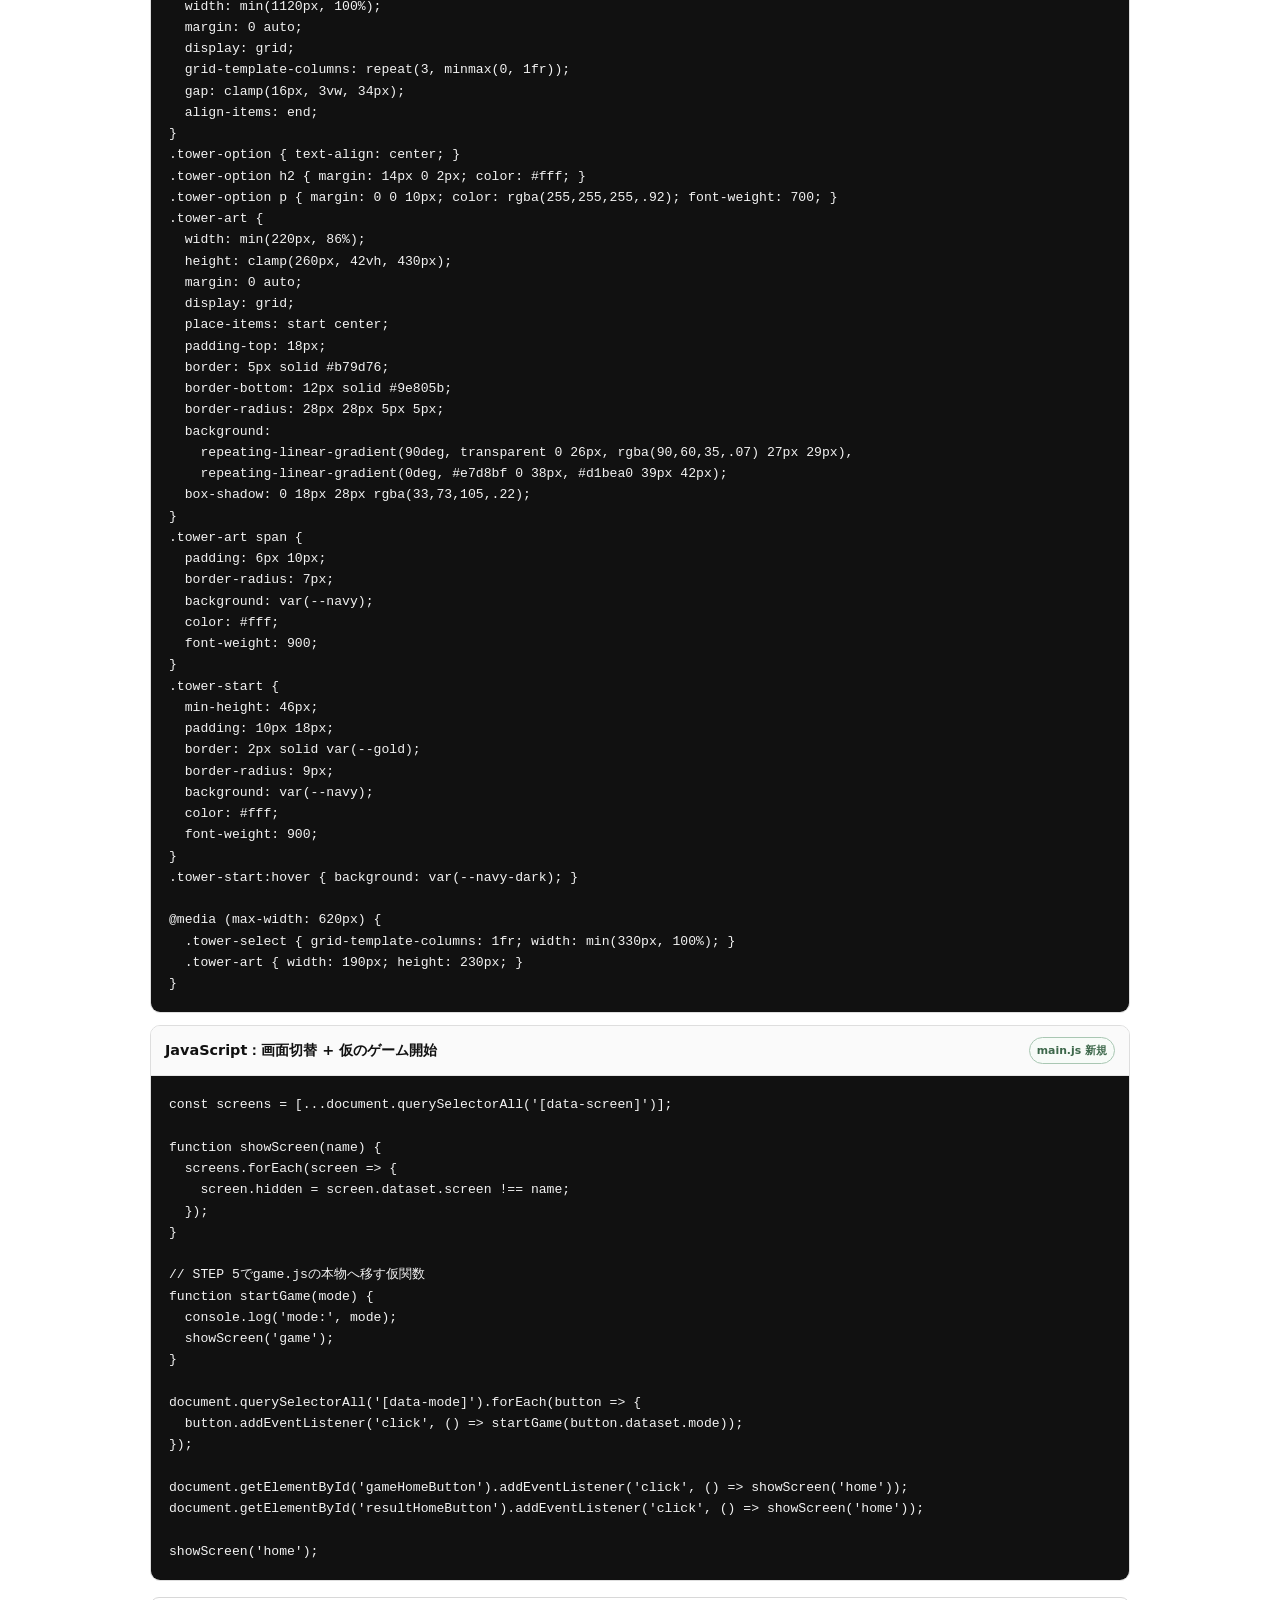
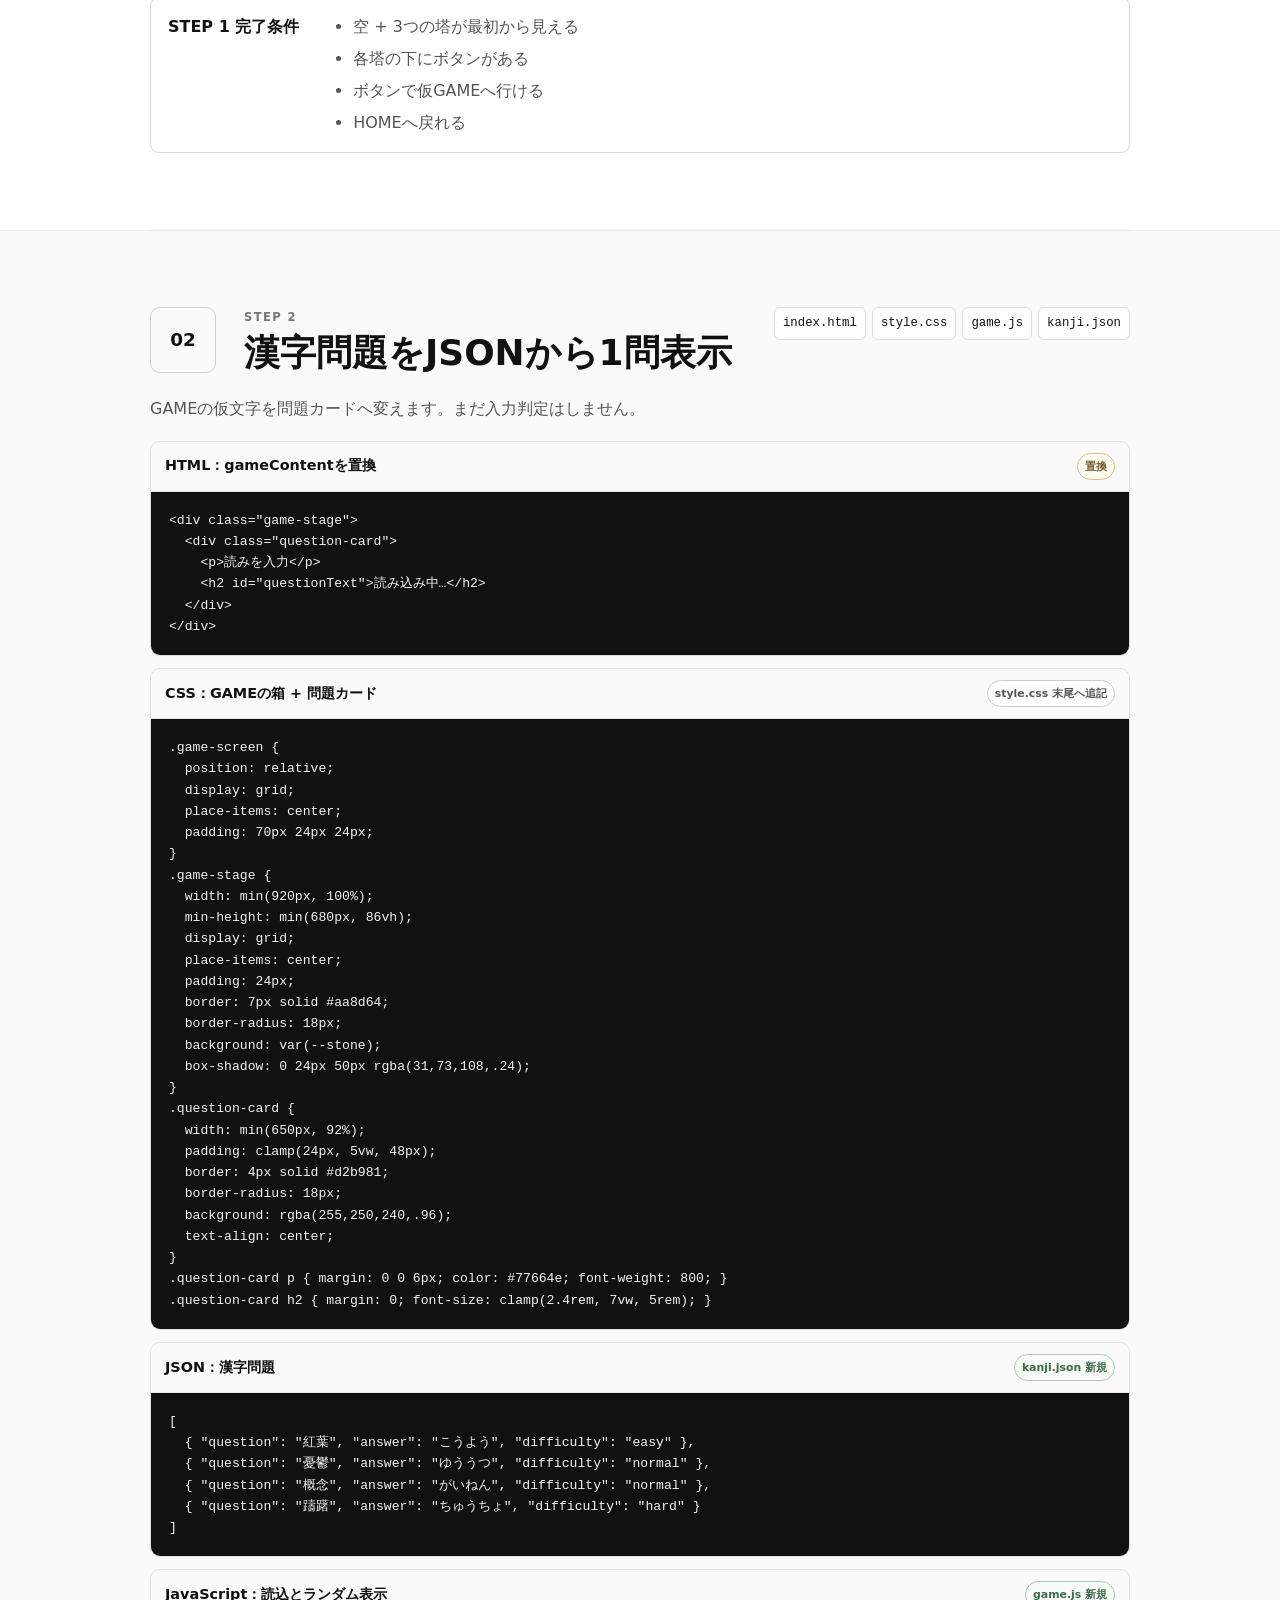
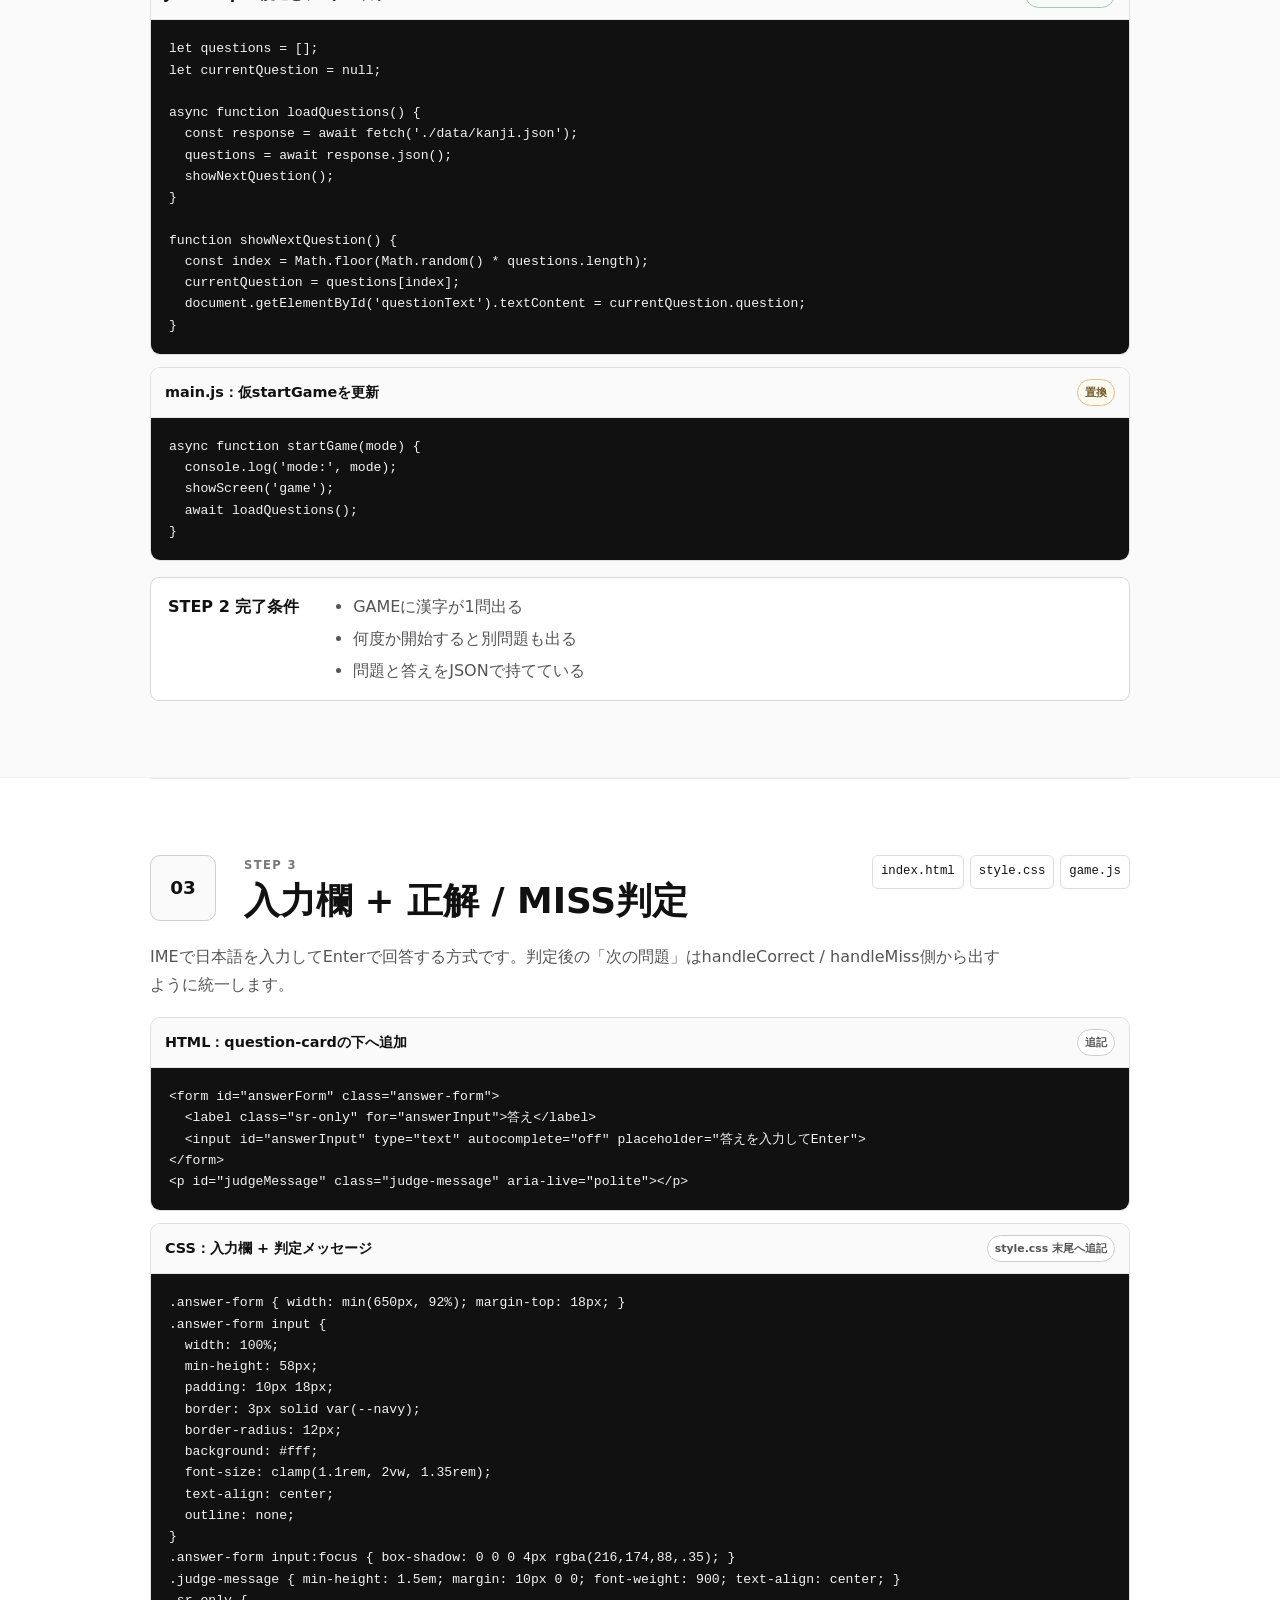
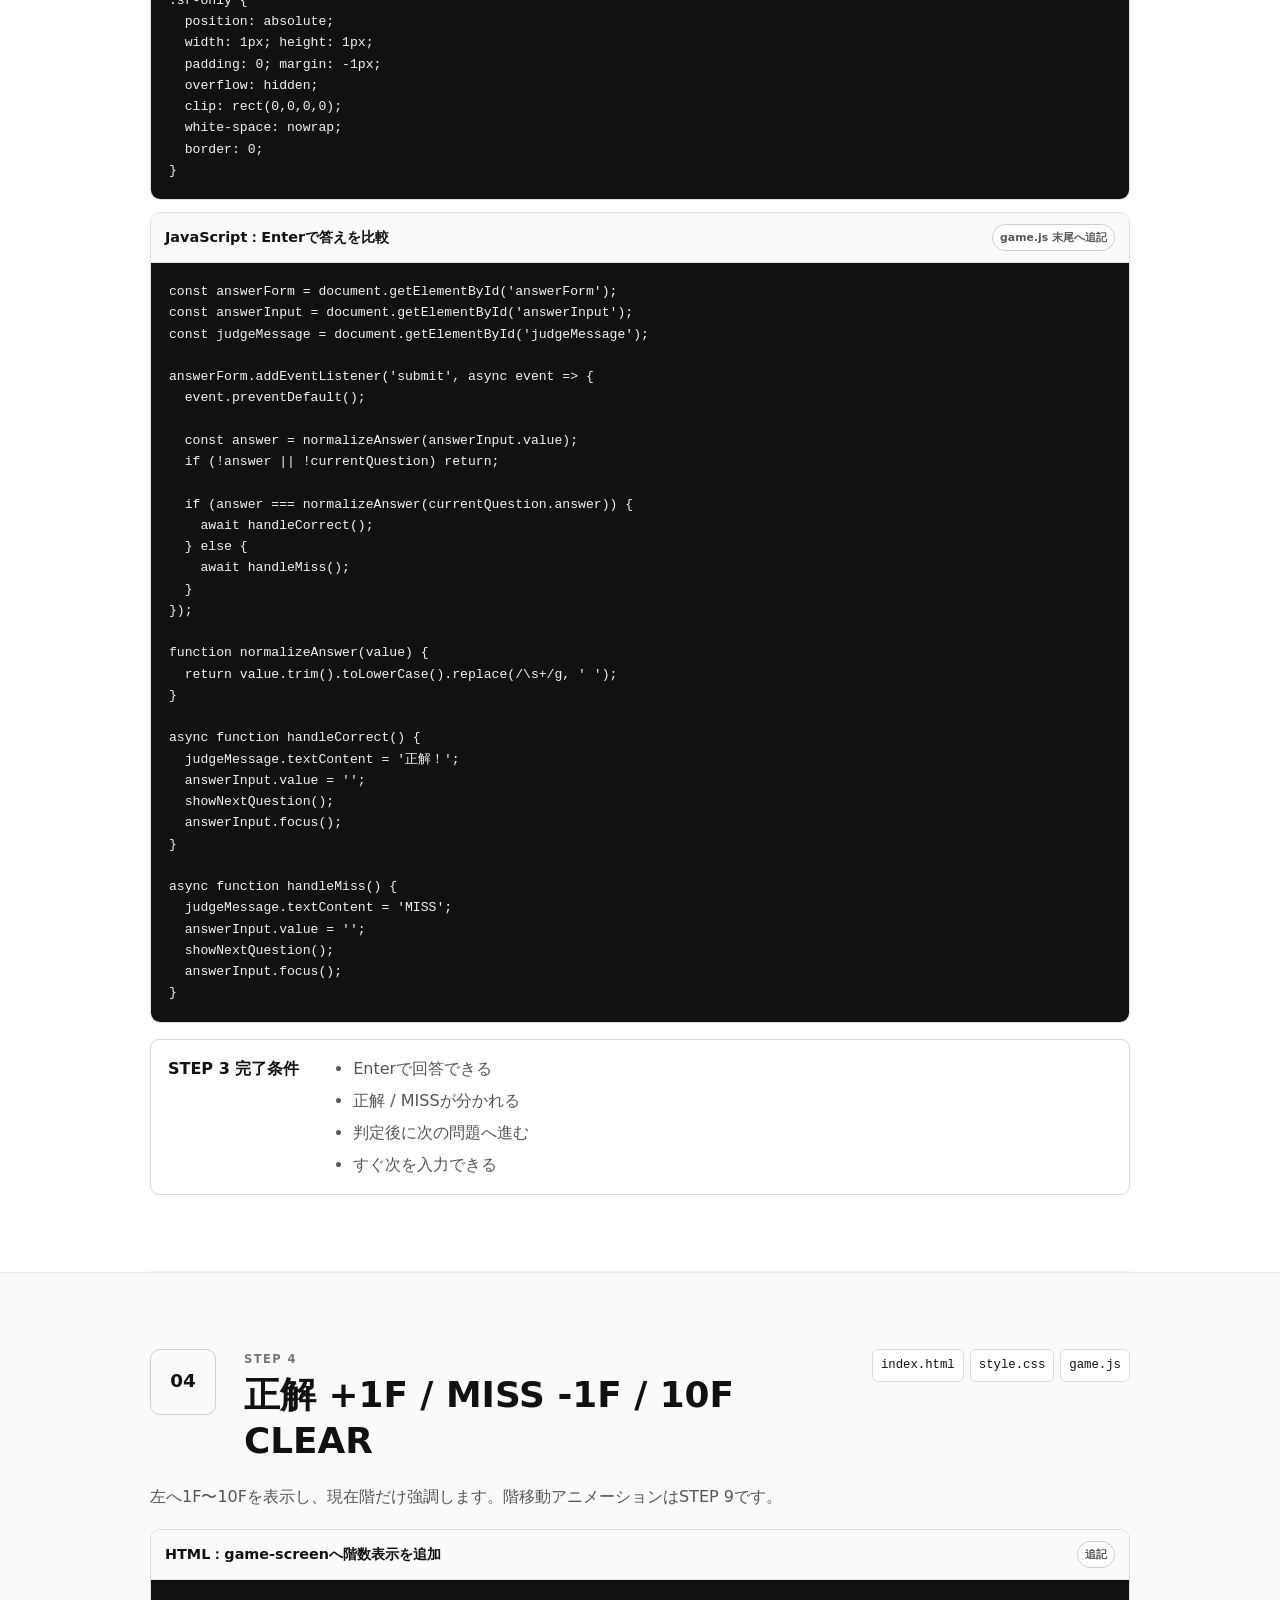
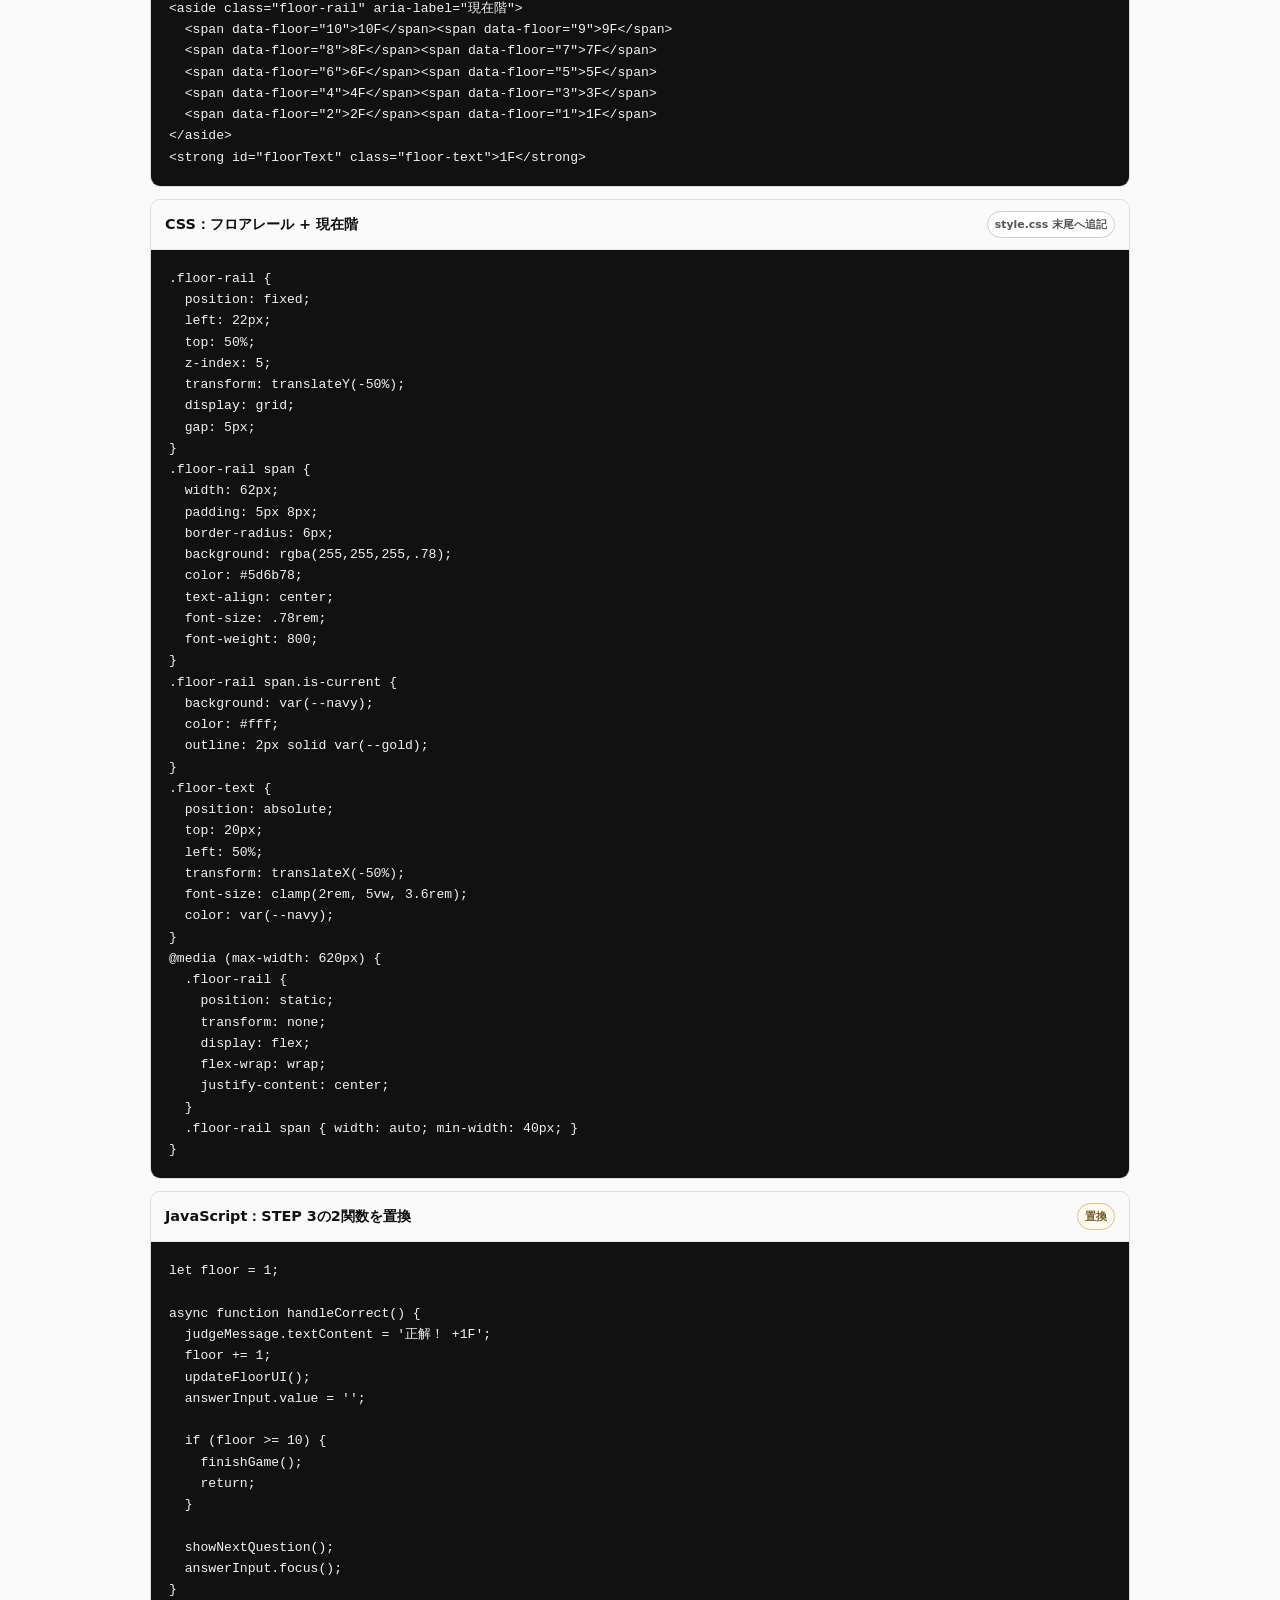
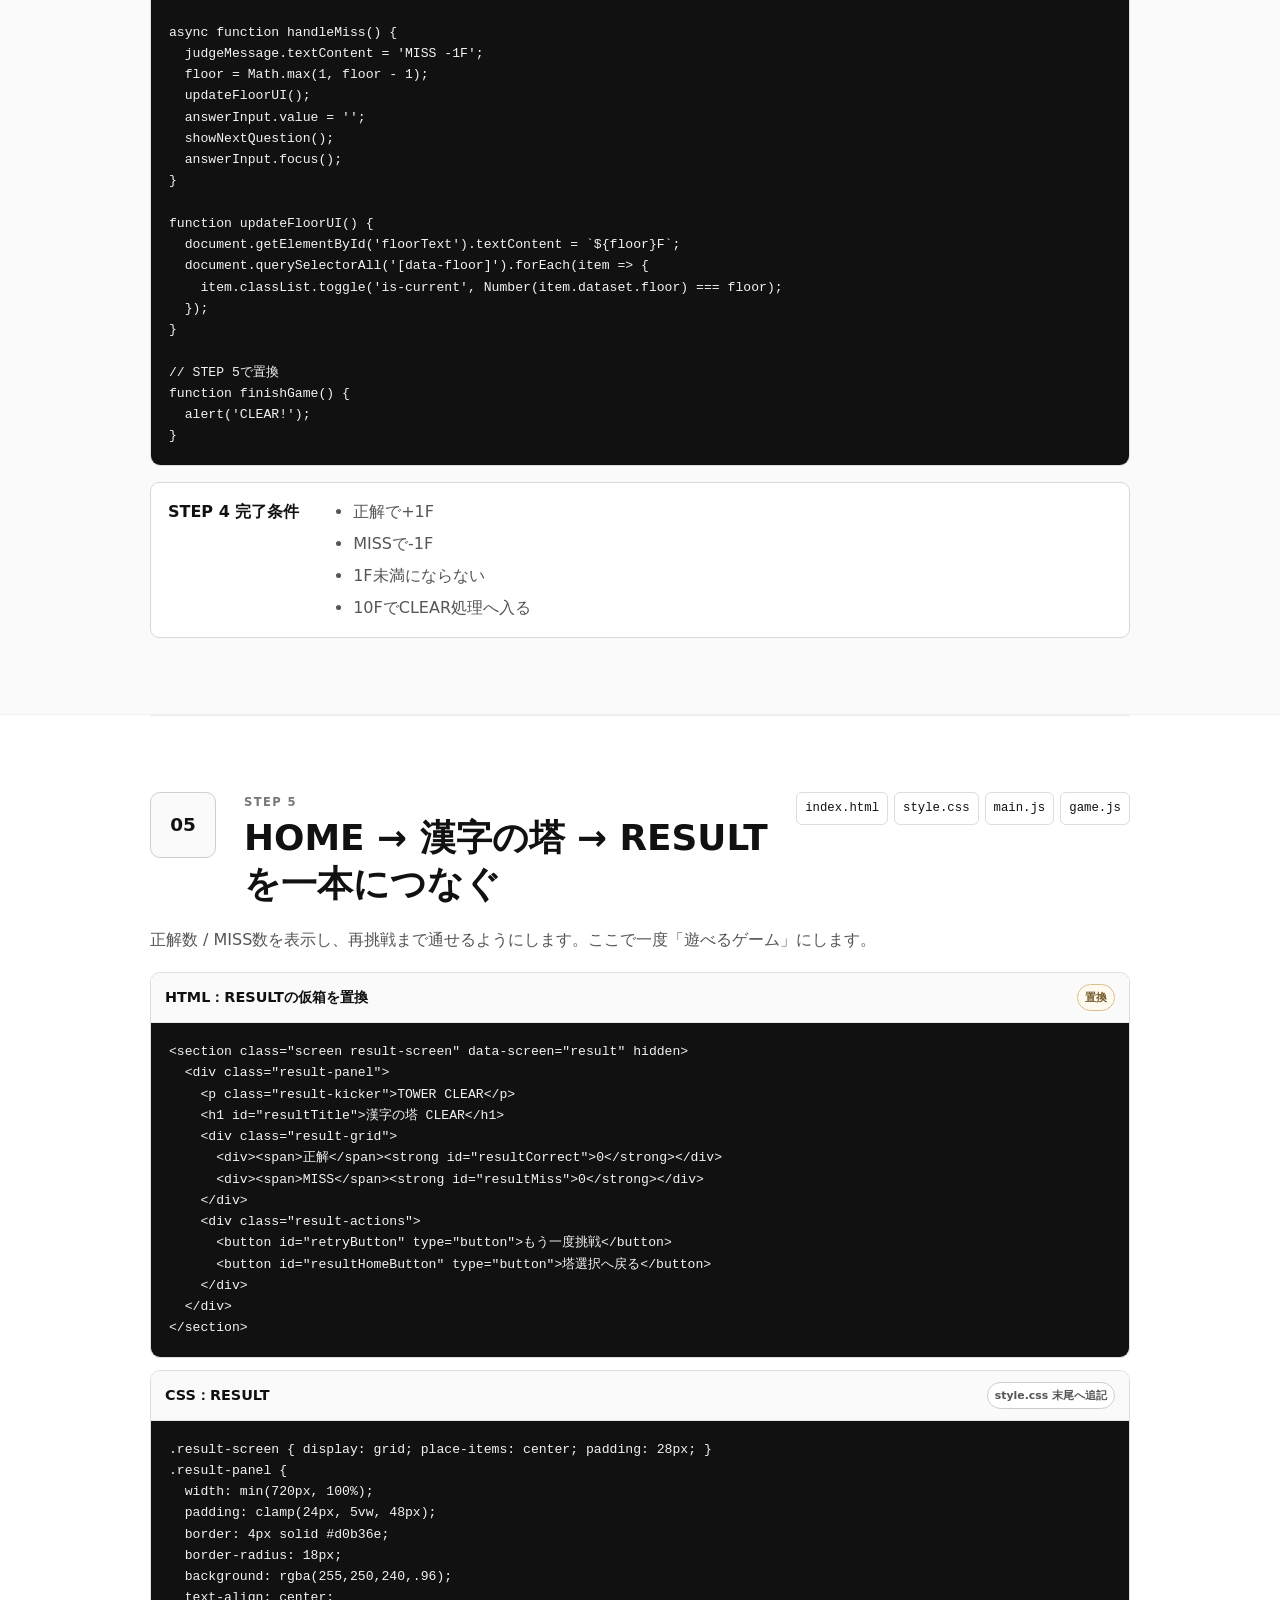
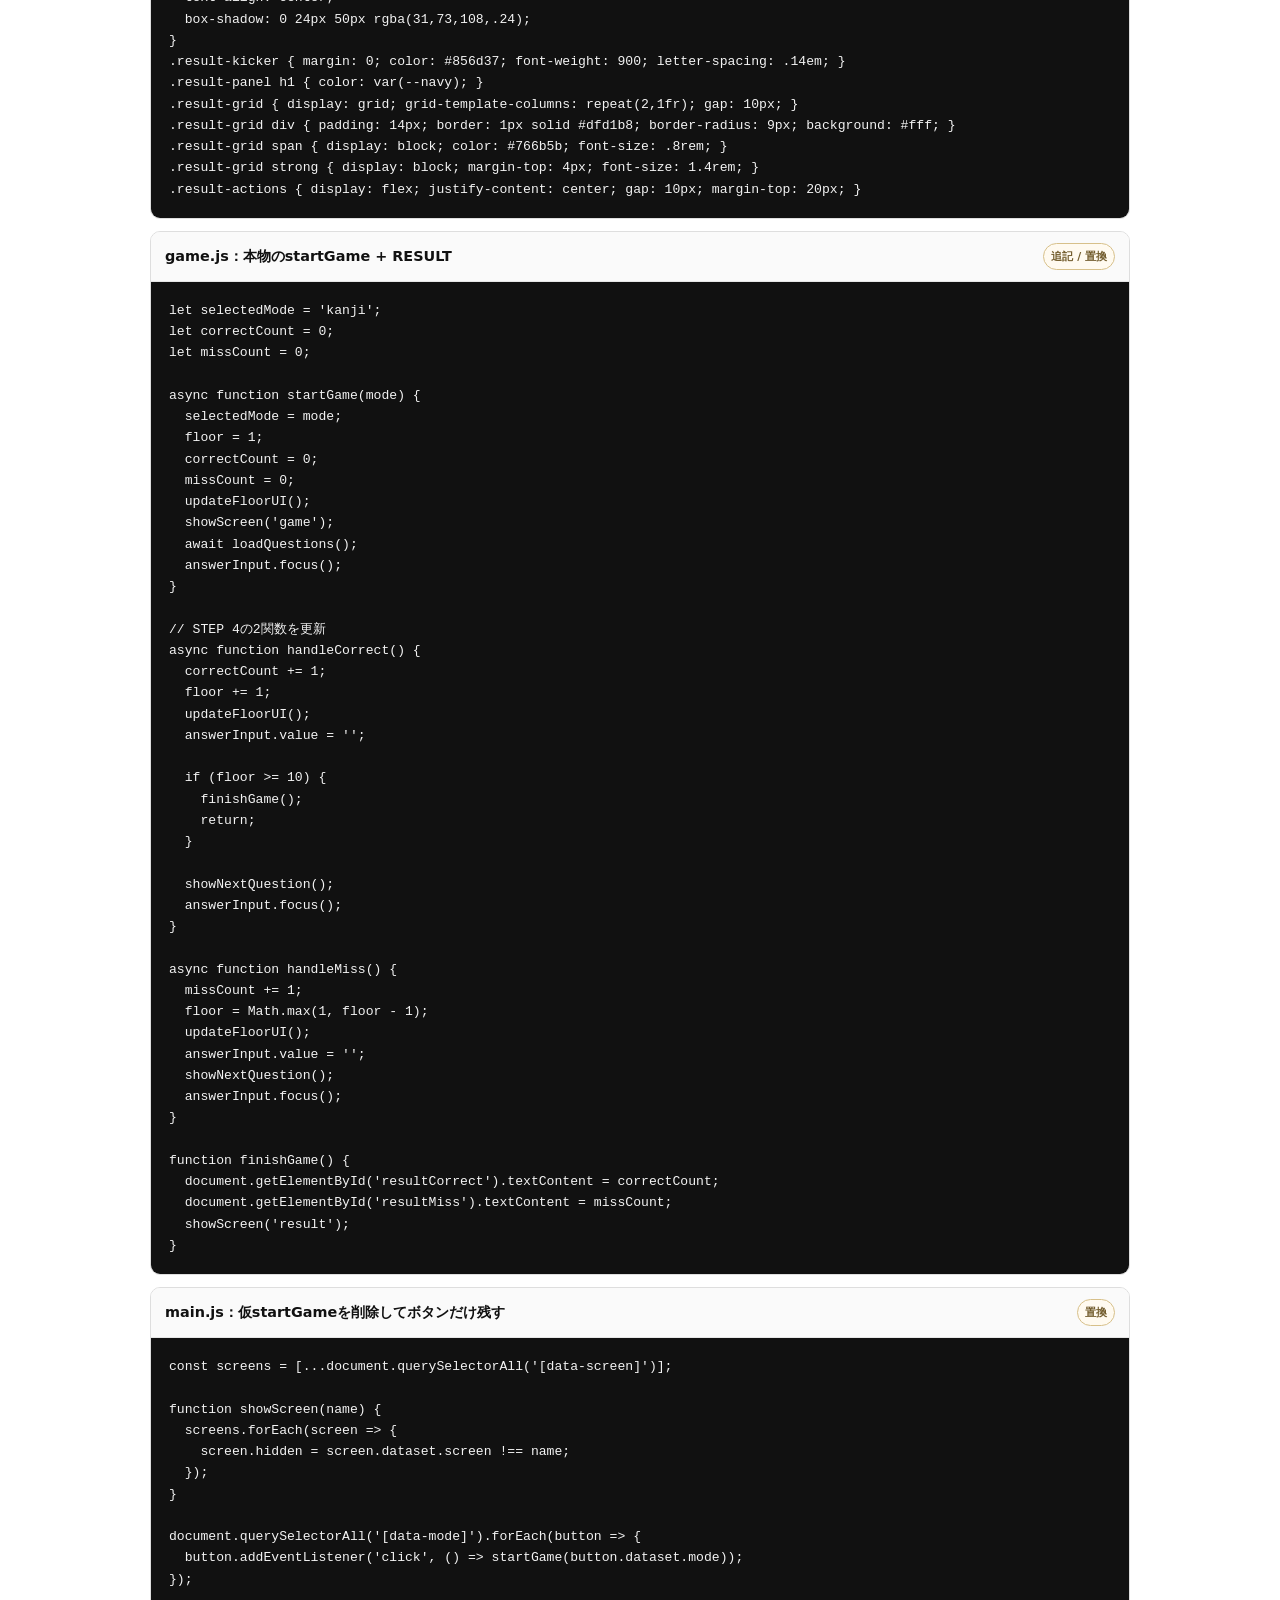
<file: build-example-diff.html>
<!doctype html>
<html lang="ja">
<head>
  <meta charset="utf-8" />
  <meta name="viewport" content="width=device-width, initial-scale=1" />
  <meta name="theme-color" content="#ffffff" />
  <title>TYPE TOWER | STEP別 作成例</title>
  <link rel="stylesheet" href="styles.css" />
  <link rel="stylesheet" href="build-example.css" />
  <link rel="stylesheet" href="build-example-steps.css" />
</head>
<body>
  <header class="example-header" id="top">
    <nav class="nav wrap" aria-label="作成例ナビゲーション">
      <a class="brand" href="index.html"><span class="brand-mark">TT</span><span>TYPE TOWER</span></a>
      <div class="nav-links">
        <a href="index.html">制作方針へ戻る</a>
        <a href="#step-1">STEP 1</a>
        <a href="#step-4">STEP 4</a>
        <a href="#step-6">STEP 6</a>
        <a href="#step-9">STEP 9</a>
        <a href="build-example-files.html">完成ファイル版</a>
      </div>
    </nav>

    <div class="wrap example-hero">
      <p class="eyebrow">STEP-BY-STEP BUILD EXAMPLE</p>
      <h1>そのSTEPで書くHTML・CSS・JSを、<br><span>全部同じ場所で確認する。</span></h1>
      <p class="lead">ロードマップと同じSTEP 1〜10で進みます。各STEPに「HTML」「CSS」「JavaScript / JSON」をまとめ、上から書いていけば最終的に最低限遊べるTYPE TOWERへつながるようにしています。</p>
      <div class="example-summary">
        <span>CSSを別ページから探さない</span>
        <span>新規 / 追記 / 置換を明記</span>
        <span>各STEPでブラウザ確認</span>
        <span>最後は完成ファイル版と比較</span>
      </div>
      <div class="step-index" aria-label="STEP一覧">
        <a href="#step-1">1 HOMEと3つの塔</a>
        <a href="#step-2">2 漢字問題</a>
        <a href="#step-3">3 入力判定</a>
        <a href="#step-4">4 階数</a>
        <a href="#step-5">5 RESULT</a>
        <a href="#step-6">6 TIME / COMBO</a>
        <a href="#step-7">7 残り2つの塔</a>
        <a href="#step-8">8 記録保存</a>
        <a href="#step-9">9 見た目・階移動</a>
        <a href="#step-10">10 テスト</a>
      </div>
    </div>
  </header>

  <main>
    <section class="section wrap" id="how-to-use">
      <div class="section-head">
        <p class="eyebrow">HOW TO USE</p>
        <h2>STEP順に書く。置換と書いてある古いコードは残さない。</h2>
        <p>後のSTEPで同じ関数を強化するため、古い関数と新しい関数を両方残すとエラーになります。「置換」は前のコードを消して新しい例に入れ替えてください。</p>
      </div>
      <div class="example-rule-grid">
        <article><b>新規</b><p>まだないファイルを作り、コードを書く。</p></article>
        <article><b>追記</b><p>指定ファイルへ追加する。CSSは基本的に末尾へ追加。</p></article>
        <article><b>置換</b><p>前STEPの同名関数・仮HTMLを消して入れ替える。</p></article>
      </div>
      <div class="step-rule"><b>CSSは同じSTEP内：</b>そのSTEPで増やしたHTMLのすぐ下に、対応する <code>game/css/style.css</code> の追記例を置いています。</div>
    </section>

    <section class="section section-soft" id="files">
      <div class="wrap">
        <div class="section-head">
          <p class="eyebrow">START</p>
          <h2>最初はファイルだけ作る</h2>
          <p>画像はまだ不要です。STEP 1から必要なファイルへ中身を書きます。</p>
        </div>
        <pre class="tree-block"><code>game/
├─ index.html
├─ css/
│  └─ style.css
├─ js/
│  ├─ main.js
│  ├─ game.js
│  ├─ storage.js
│  └─ effects.js
├─ data/
│  ├─ kanji.json
│  ├─ ja-en.json
│  └─ en-ja.json
└─ assets/
   └─ images/
      ├─ sky.webp
      ├─ tower-kanji.webp
      ├─ tower-ja-en.webp
      └─ tower-en-ja.webp</code></pre>
        <div class="example-note"><b>空ファイルでOK：</b><code>storage.js</code>、<code>effects.js</code>、英語2つのJSONは、そのSTEPになるまで中身なしで構いません。</div>
      </div>
    </section>

    <section class="section wrap build-step" id="step-1">
      <div class="step-head">
        <div class="step-number">01</div>
        <div class="step-title"><p>STEP 1</p><h2>HOME / GAME / RESULT + 3つの塔</h2></div>
        <div class="step-files"><code>index.html</code><code>style.css</code><code>main.js</code></div>
      </div>
      <p class="step-intro">開いた瞬間に空と3つの塔が見えるHOMEを作ります。GAMEとRESULTはまだ仮の箱です。</p>

      <div class="code-group">
        <article class="code-panel">
          <div class="code-panel-head"><strong>HTML：index.htmlを最初にこの形へ</strong><span class="operation new">新規 / 全体</span></div>
          <pre class="code-block"><code>&lt;!doctype html&gt;
&lt;html lang="ja"&gt;
&lt;head&gt;
  &lt;meta charset="UTF-8"&gt;
  &lt;meta name="viewport" content="width=device-width, initial-scale=1.0"&gt;
  &lt;title&gt;TYPE TOWER&lt;/title&gt;
  &lt;link rel="stylesheet" href="css/style.css"&gt;
&lt;/head&gt;
&lt;body&gt;
  &lt;div class="sky-layer" aria-hidden="true"&gt;&lt;/div&gt;

  &lt;main class="app-shell"&gt;
    &lt;section class="screen home-screen" data-screen="home"&gt;
      &lt;header class="home-title"&gt;
        &lt;p&gt;TYPE TOWER&lt;/p&gt;
        &lt;h1&gt;挑戦する塔を選ぶ&lt;/h1&gt;
      &lt;/header&gt;

      &lt;div class="tower-select" aria-label="挑戦する塔を選択"&gt;
        &lt;article class="tower-option"&gt;
          &lt;div class="tower-art tower-kanji"&gt;&lt;span&gt;KANJI&lt;/span&gt;&lt;/div&gt;
          &lt;h2&gt;漢字の塔&lt;/h2&gt;
          &lt;p&gt;漢字 → 読み&lt;/p&gt;
          &lt;button class="tower-start" data-mode="kanji" type="button"&gt;この塔に挑戦&lt;/button&gt;
        &lt;/article&gt;

        &lt;article class="tower-option"&gt;
          &lt;div class="tower-art tower-ja-en"&gt;&lt;span&gt;JA → EN&lt;/span&gt;&lt;/div&gt;
          &lt;h2&gt;英訳の塔&lt;/h2&gt;
          &lt;p&gt;日本語 → 英語&lt;/p&gt;
          &lt;button class="tower-start" data-mode="jaEn" type="button"&gt;この塔に挑戦&lt;/button&gt;
        &lt;/article&gt;

        &lt;article class="tower-option"&gt;
          &lt;div class="tower-art tower-en-ja"&gt;&lt;span&gt;EN → JA&lt;/span&gt;&lt;/div&gt;
          &lt;h2&gt;和訳の塔&lt;/h2&gt;
          &lt;p&gt;英語 → 日本語&lt;/p&gt;
          &lt;button class="tower-start" data-mode="enJa" type="button"&gt;この塔に挑戦&lt;/button&gt;
        &lt;/article&gt;
      &lt;/div&gt;
    &lt;/section&gt;

    &lt;section class="screen game-screen" data-screen="game" hidden&gt;
      &lt;button id="gameHomeButton" class="small-button" type="button"&gt;塔選択へ戻る&lt;/button&gt;
      &lt;div id="gameContent"&gt;GAME&lt;/div&gt;
    &lt;/section&gt;

    &lt;section class="screen result-screen" data-screen="result" hidden&gt;
      &lt;div id="resultContent"&gt;RESULT&lt;/div&gt;
      &lt;button id="resultHomeButton" type="button"&gt;塔選択へ戻る&lt;/button&gt;
    &lt;/section&gt;
  &lt;/main&gt;

  &lt;script src="js/main.js"&gt;&lt;/script&gt;
  &lt;script src="js/storage.js"&gt;&lt;/script&gt;
  &lt;script src="js/effects.js"&gt;&lt;/script&gt;
  &lt;script src="js/game.js"&gt;&lt;/script&gt;
&lt;/body&gt;
&lt;/html&gt;</code></pre>
        </article>

        <article class="code-panel">
          <div class="code-panel-head"><strong>CSS：空 + HOME + 3つの塔</strong><span class="operation new">style.css 最初</span></div>
          <pre class="code-block"><code>:root {
  --navy: #17345f;
  --navy-dark: #102744;
  --gold: #d8ae58;
  --stone: #e7d8bf;
  --ink: #172034;
}
* { box-sizing: border-box; }
html, body { min-height: 100%; }
body {
  margin: 0;
  font-family: "Yu Gothic UI", "Yu Gothic", system-ui, sans-serif;
  color: var(--ink);
  overflow-x: hidden;
}
button, input, select { font: inherit; }
button { cursor: pointer; }
[hidden] { display: none !important; }

.sky-layer {
  position: fixed;
  inset: 0;
  z-index: -2;
  background:
    radial-gradient(ellipse at 16% 25%, rgba(255,255,255,.85) 0 8%, transparent 9%),
    radial-gradient(ellipse at 78% 18%, rgba(255,255,255,.85) 0 9%, transparent 10%),
    linear-gradient(#74c8ff, #c9edff 62%, #eefaff);
}
.app-shell, .screen { min-height: 100vh; }

.home-screen {
  display: grid;
  align-content: center;
  gap: 34px;
  padding: 42px clamp(18px, 4vw, 64px);
}
.home-title {
  text-align: center;
  color: #fff;
  text-shadow: 0 2px 10px rgba(20,55,90,.3);
}
.home-title p { margin: 0; font-weight: 900; letter-spacing: .18em; }
.home-title h1 { margin: 5px 0 0; font-size: clamp(2rem, 4vw, 3.4rem); }

.tower-select {
  width: min(1120px, 100%);
  margin: 0 auto;
  display: grid;
  grid-template-columns: repeat(3, minmax(0, 1fr));
  gap: clamp(16px, 3vw, 34px);
  align-items: end;
}
.tower-option { text-align: center; }
.tower-option h2 { margin: 14px 0 2px; color: #fff; }
.tower-option p { margin: 0 0 10px; color: rgba(255,255,255,.92); font-weight: 700; }
.tower-art {
  width: min(220px, 86%);
  height: clamp(260px, 42vh, 430px);
  margin: 0 auto;
  display: grid;
  place-items: start center;
  padding-top: 18px;
  border: 5px solid #b79d76;
  border-bottom: 12px solid #9e805b;
  border-radius: 28px 28px 5px 5px;
  background:
    repeating-linear-gradient(90deg, transparent 0 26px, rgba(90,60,35,.07) 27px 29px),
    repeating-linear-gradient(0deg, #e7d8bf 0 38px, #d1bea0 39px 42px);
  box-shadow: 0 18px 28px rgba(33,73,105,.22);
}
.tower-art span {
  padding: 6px 10px;
  border-radius: 7px;
  background: var(--navy);
  color: #fff;
  font-weight: 900;
}
.tower-start {
  min-height: 46px;
  padding: 10px 18px;
  border: 2px solid var(--gold);
  border-radius: 9px;
  background: var(--navy);
  color: #fff;
  font-weight: 900;
}
.tower-start:hover { background: var(--navy-dark); }

@media (max-width: 620px) {
  .tower-select { grid-template-columns: 1fr; width: min(330px, 100%); }
  .tower-art { width: 190px; height: 230px; }
}</code></pre>
        </article>

        <article class="code-panel">
          <div class="code-panel-head"><strong>JavaScript：画面切替 + 仮のゲーム開始</strong><span class="operation new">main.js 新規</span></div>
          <pre class="code-block"><code>const screens = [...document.querySelectorAll('[data-screen]')];

function showScreen(name) {
  screens.forEach(screen =&gt; {
    screen.hidden = screen.dataset.screen !== name;
  });
}

// STEP 5でgame.jsの本物へ移す仮関数
function startGame(mode) {
  console.log('mode:', mode);
  showScreen('game');
}

document.querySelectorAll('[data-mode]').forEach(button =&gt; {
  button.addEventListener('click', () =&gt; startGame(button.dataset.mode));
});

document.getElementById('gameHomeButton').addEventListener('click', () =&gt; showScreen('home'));
document.getElementById('resultHomeButton').addEventListener('click', () =&gt; showScreen('home'));

showScreen('home');</code></pre>
        </article>
      </div>
      <div class="step-check"><strong>STEP 1 完了条件</strong><ul><li>空 + 3つの塔が最初から見える</li><li>各塔の下にボタンがある</li><li>ボタンで仮GAMEへ行ける</li><li>HOMEへ戻れる</li></ul></div>
    </section>

    <section class="section section-soft build-step" id="step-2">
      <div class="wrap">
        <div class="step-head">
          <div class="step-number">02</div>
          <div class="step-title"><p>STEP 2</p><h2>漢字問題をJSONから1問表示</h2></div>
          <div class="step-files"><code>index.html</code><code>style.css</code><code>game.js</code><code>kanji.json</code></div>
        </div>
        <p class="step-intro">GAMEの仮文字を問題カードへ変えます。まだ入力判定はしません。</p>
        <div class="code-group">
          <article class="code-panel">
            <div class="code-panel-head"><strong>HTML：gameContentを置換</strong><span class="operation replace">置換</span></div>
            <pre class="code-block"><code>&lt;div class="game-stage"&gt;
  &lt;div class="question-card"&gt;
    &lt;p&gt;読みを入力&lt;/p&gt;
    &lt;h2 id="questionText"&gt;読み込み中…&lt;/h2&gt;
  &lt;/div&gt;
&lt;/div&gt;</code></pre>
          </article>
          <article class="code-panel">
            <div class="code-panel-head"><strong>CSS：GAMEの箱 + 問題カード</strong><span class="operation">style.css 末尾へ追記</span></div>
            <pre class="code-block"><code>.game-screen {
  position: relative;
  display: grid;
  place-items: center;
  padding: 70px 24px 24px;
}
.game-stage {
  width: min(920px, 100%);
  min-height: min(680px, 86vh);
  display: grid;
  place-items: center;
  padding: 24px;
  border: 7px solid #aa8d64;
  border-radius: 18px;
  background: var(--stone);
  box-shadow: 0 24px 50px rgba(31,73,108,.24);
}
.question-card {
  width: min(650px, 92%);
  padding: clamp(24px, 5vw, 48px);
  border: 4px solid #d2b981;
  border-radius: 18px;
  background: rgba(255,250,240,.96);
  text-align: center;
}
.question-card p { margin: 0 0 6px; color: #77664e; font-weight: 800; }
.question-card h2 { margin: 0; font-size: clamp(2.4rem, 7vw, 5rem); }</code></pre>
          </article>
          <article class="code-panel">
            <div class="code-panel-head"><strong>JSON：漢字問題</strong><span class="operation new">kanji.json 新規</span></div>
            <pre class="code-block"><code>[
  { "question": "紅葉", "answer": "こうよう", "difficulty": "easy" },
  { "question": "憂鬱", "answer": "ゆううつ", "difficulty": "normal" },
  { "question": "概念", "answer": "がいねん", "difficulty": "normal" },
  { "question": "躊躇", "answer": "ちゅうちょ", "difficulty": "hard" }
]</code></pre>
          </article>
          <article class="code-panel">
            <div class="code-panel-head"><strong>JavaScript：読込とランダム表示</strong><span class="operation new">game.js 新規</span></div>
            <pre class="code-block"><code>let questions = [];
let currentQuestion = null;

async function loadQuestions() {
  const response = await fetch('./data/kanji.json');
  questions = await response.json();
  showNextQuestion();
}

function showNextQuestion() {
  const index = Math.floor(Math.random() * questions.length);
  currentQuestion = questions[index];
  document.getElementById('questionText').textContent = currentQuestion.question;
}</code></pre>
          </article>
          <article class="code-panel">
            <div class="code-panel-head"><strong>main.js：仮startGameを更新</strong><span class="operation replace">置換</span></div>
            <pre class="code-block"><code>async function startGame(mode) {
  console.log('mode:', mode);
  showScreen('game');
  await loadQuestions();
}</code></pre>
          </article>
        </div>
        <div class="step-check"><strong>STEP 2 完了条件</strong><ul><li>GAMEに漢字が1問出る</li><li>何度か開始すると別問題も出る</li><li>問題と答えをJSONで持てている</li></ul></div>
      </div>
    </section>

    <section class="section wrap build-step" id="step-3">
      <div class="step-head">
        <div class="step-number">03</div>
        <div class="step-title"><p>STEP 3</p><h2>入力欄 + 正解 / MISS判定</h2></div>
        <div class="step-files"><code>index.html</code><code>style.css</code><code>game.js</code></div>
      </div>
      <p class="step-intro">IMEで日本語を入力してEnterで回答する方式です。判定後の「次の問題」はhandleCorrect / handleMiss側から出すように統一します。</p>
      <div class="code-group">
        <article class="code-panel">
          <div class="code-panel-head"><strong>HTML：question-cardの下へ追加</strong><span class="operation">追記</span></div>
          <pre class="code-block"><code>&lt;form id="answerForm" class="answer-form"&gt;
  &lt;label class="sr-only" for="answerInput"&gt;答え&lt;/label&gt;
  &lt;input id="answerInput" type="text" autocomplete="off" placeholder="答えを入力してEnter"&gt;
&lt;/form&gt;
&lt;p id="judgeMessage" class="judge-message" aria-live="polite"&gt;&lt;/p&gt;</code></pre>
        </article>
        <article class="code-panel">
          <div class="code-panel-head"><strong>CSS：入力欄 + 判定メッセージ</strong><span class="operation">style.css 末尾へ追記</span></div>
          <pre class="code-block"><code>.answer-form { width: min(650px, 92%); margin-top: 18px; }
.answer-form input {
  width: 100%;
  min-height: 58px;
  padding: 10px 18px;
  border: 3px solid var(--navy);
  border-radius: 12px;
  background: #fff;
  font-size: clamp(1.1rem, 2vw, 1.35rem);
  text-align: center;
  outline: none;
}
.answer-form input:focus { box-shadow: 0 0 0 4px rgba(216,174,88,.35); }
.judge-message { min-height: 1.5em; margin: 10px 0 0; font-weight: 900; text-align: center; }
.sr-only {
  position: absolute;
  width: 1px; height: 1px;
  padding: 0; margin: -1px;
  overflow: hidden;
  clip: rect(0,0,0,0);
  white-space: nowrap;
  border: 0;
}</code></pre>
        </article>
        <article class="code-panel">
          <div class="code-panel-head"><strong>JavaScript：Enterで答えを比較</strong><span class="operation">game.js 末尾へ追記</span></div>
          <pre class="code-block"><code>const answerForm = document.getElementById('answerForm');
const answerInput = document.getElementById('answerInput');
const judgeMessage = document.getElementById('judgeMessage');

answerForm.addEventListener('submit', async event =&gt; {
  event.preventDefault();

  const answer = normalizeAnswer(answerInput.value);
  if (!answer || !currentQuestion) return;

  if (answer === normalizeAnswer(currentQuestion.answer)) {
    await handleCorrect();
  } else {
    await handleMiss();
  }
});

function normalizeAnswer(value) {
  return value.trim().toLowerCase().replace(/\s+/g, ' ');
}

async function handleCorrect() {
  judgeMessage.textContent = '正解！';
  answerInput.value = '';
  showNextQuestion();
  answerInput.focus();
}

async function handleMiss() {
  judgeMessage.textContent = 'MISS';
  answerInput.value = '';
  showNextQuestion();
  answerInput.focus();
}</code></pre>
        </article>
      </div>
      <div class="step-check"><strong>STEP 3 完了条件</strong><ul><li>Enterで回答できる</li><li>正解 / MISSが分かれる</li><li>判定後に次の問題へ進む</li><li>すぐ次を入力できる</li></ul></div>
    </section>

    <section class="section section-soft build-step" id="step-4">
      <div class="wrap">
        <div class="step-head">
          <div class="step-number">04</div>
          <div class="step-title"><p>STEP 4</p><h2>正解 +1F / MISS -1F / 10F CLEAR</h2></div>
          <div class="step-files"><code>index.html</code><code>style.css</code><code>game.js</code></div>
        </div>
        <p class="step-intro">左へ1F〜10Fを表示し、現在階だけ強調します。階移動アニメーションはSTEP 9です。</p>
        <div class="code-group">
          <article class="code-panel">
            <div class="code-panel-head"><strong>HTML：game-screenへ階数表示を追加</strong><span class="operation">追記</span></div>
            <pre class="code-block"><code>&lt;aside class="floor-rail" aria-label="現在階"&gt;
  &lt;span data-floor="10"&gt;10F&lt;/span&gt;&lt;span data-floor="9"&gt;9F&lt;/span&gt;
  &lt;span data-floor="8"&gt;8F&lt;/span&gt;&lt;span data-floor="7"&gt;7F&lt;/span&gt;
  &lt;span data-floor="6"&gt;6F&lt;/span&gt;&lt;span data-floor="5"&gt;5F&lt;/span&gt;
  &lt;span data-floor="4"&gt;4F&lt;/span&gt;&lt;span data-floor="3"&gt;3F&lt;/span&gt;
  &lt;span data-floor="2"&gt;2F&lt;/span&gt;&lt;span data-floor="1"&gt;1F&lt;/span&gt;
&lt;/aside&gt;
&lt;strong id="floorText" class="floor-text"&gt;1F&lt;/strong&gt;</code></pre>
          </article>
          <article class="code-panel">
            <div class="code-panel-head"><strong>CSS：フロアレール + 現在階</strong><span class="operation">style.css 末尾へ追記</span></div>
            <pre class="code-block"><code>.floor-rail {
  position: fixed;
  left: 22px;
  top: 50%;
  z-index: 5;
  transform: translateY(-50%);
  display: grid;
  gap: 5px;
}
.floor-rail span {
  width: 62px;
  padding: 5px 8px;
  border-radius: 6px;
  background: rgba(255,255,255,.78);
  color: #5d6b78;
  text-align: center;
  font-size: .78rem;
  font-weight: 800;
}
.floor-rail span.is-current {
  background: var(--navy);
  color: #fff;
  outline: 2px solid var(--gold);
}
.floor-text {
  position: absolute;
  top: 20px;
  left: 50%;
  transform: translateX(-50%);
  font-size: clamp(2rem, 5vw, 3.6rem);
  color: var(--navy);
}
@media (max-width: 620px) {
  .floor-rail {
    position: static;
    transform: none;
    display: flex;
    flex-wrap: wrap;
    justify-content: center;
  }
  .floor-rail span { width: auto; min-width: 40px; }
}</code></pre>
          </article>
          <article class="code-panel">
            <div class="code-panel-head"><strong>JavaScript：STEP 3の2関数を置換</strong><span class="operation replace">置換</span></div>
            <pre class="code-block"><code>let floor = 1;

async function handleCorrect() {
  judgeMessage.textContent = '正解！ +1F';
  floor += 1;
  updateFloorUI();
  answerInput.value = '';

  if (floor &gt;= 10) {
    finishGame();
    return;
  }

  showNextQuestion();
  answerInput.focus();
}

async function handleMiss() {
  judgeMessage.textContent = 'MISS -1F';
  floor = Math.max(1, floor - 1);
  updateFloorUI();
  answerInput.value = '';
  showNextQuestion();
  answerInput.focus();
}

function updateFloorUI() {
  document.getElementById('floorText').textContent = `${floor}F`;
  document.querySelectorAll('[data-floor]').forEach(item =&gt; {
    item.classList.toggle('is-current', Number(item.dataset.floor) === floor);
  });
}

// STEP 5で置換
function finishGame() {
  alert('CLEAR!');
}</code></pre>
          </article>
        </div>
        <div class="step-check"><strong>STEP 4 完了条件</strong><ul><li>正解で+1F</li><li>MISSで-1F</li><li>1F未満にならない</li><li>10FでCLEAR処理へ入る</li></ul></div>
      </div>
    </section>

    <section class="section wrap build-step" id="step-5">
      <div class="step-head">
        <div class="step-number">05</div>
        <div class="step-title"><p>STEP 5</p><h2>HOME → 漢字の塔 → RESULTを一本につなぐ</h2></div>
        <div class="step-files"><code>index.html</code><code>style.css</code><code>main.js</code><code>game.js</code></div>
      </div>
      <p class="step-intro">正解数 / MISS数を表示し、再挑戦まで通せるようにします。ここで一度「遊べるゲーム」にします。</p>
      <div class="code-group">
        <article class="code-panel">
          <div class="code-panel-head"><strong>HTML：RESULTの仮箱を置換</strong><span class="operation replace">置換</span></div>
          <pre class="code-block"><code>&lt;section class="screen result-screen" data-screen="result" hidden&gt;
  &lt;div class="result-panel"&gt;
    &lt;p class="result-kicker"&gt;TOWER CLEAR&lt;/p&gt;
    &lt;h1 id="resultTitle"&gt;漢字の塔 CLEAR&lt;/h1&gt;
    &lt;div class="result-grid"&gt;
      &lt;div&gt;&lt;span&gt;正解&lt;/span&gt;&lt;strong id="resultCorrect"&gt;0&lt;/strong&gt;&lt;/div&gt;
      &lt;div&gt;&lt;span&gt;MISS&lt;/span&gt;&lt;strong id="resultMiss"&gt;0&lt;/strong&gt;&lt;/div&gt;
    &lt;/div&gt;
    &lt;div class="result-actions"&gt;
      &lt;button id="retryButton" type="button"&gt;もう一度挑戦&lt;/button&gt;
      &lt;button id="resultHomeButton" type="button"&gt;塔選択へ戻る&lt;/button&gt;
    &lt;/div&gt;
  &lt;/div&gt;
&lt;/section&gt;</code></pre>
        </article>
        <article class="code-panel">
          <div class="code-panel-head"><strong>CSS：RESULT</strong><span class="operation">style.css 末尾へ追記</span></div>
          <pre class="code-block"><code>.result-screen { display: grid; place-items: center; padding: 28px; }
.result-panel {
  width: min(720px, 100%);
  padding: clamp(24px, 5vw, 48px);
  border: 4px solid #d0b36e;
  border-radius: 18px;
  background: rgba(255,250,240,.96);
  text-align: center;
  box-shadow: 0 24px 50px rgba(31,73,108,.24);
}
.result-kicker { margin: 0; color: #856d37; font-weight: 900; letter-spacing: .14em; }
.result-panel h1 { color: var(--navy); }
.result-grid { display: grid; grid-template-columns: repeat(2,1fr); gap: 10px; }
.result-grid div { padding: 14px; border: 1px solid #dfd1b8; border-radius: 9px; background: #fff; }
.result-grid span { display: block; color: #766b5b; font-size: .8rem; }
.result-grid strong { display: block; margin-top: 4px; font-size: 1.4rem; }
.result-actions { display: flex; justify-content: center; gap: 10px; margin-top: 20px; }</code></pre>
        </article>
        <article class="code-panel">
          <div class="code-panel-head"><strong>game.js：本物のstartGame + RESULT</strong><span class="operation replace">追記 / 置換</span></div>
          <pre class="code-block"><code>let selectedMode = 'kanji';
let correctCount = 0;
let missCount = 0;

async function startGame(mode) {
  selectedMode = mode;
  floor = 1;
  correctCount = 0;
  missCount = 0;
  updateFloorUI();
  showScreen('game');
  await loadQuestions();
  answerInput.focus();
}

// STEP 4の2関数を更新
async function handleCorrect() {
  correctCount += 1;
  floor += 1;
  updateFloorUI();
  answerInput.value = '';

  if (floor &gt;= 10) {
    finishGame();
    return;
  }

  showNextQuestion();
  answerInput.focus();
}

async function handleMiss() {
  missCount += 1;
  floor = Math.max(1, floor - 1);
  updateFloorUI();
  answerInput.value = '';
  showNextQuestion();
  answerInput.focus();
}

function finishGame() {
  document.getElementById('resultCorrect').textContent = correctCount;
  document.getElementById('resultMiss').textContent = missCount;
  showScreen('result');
}</code></pre>
        </article>
        <article class="code-panel">
          <div class="code-panel-head"><strong>main.js：仮startGameを削除してボタンだけ残す</strong><span class="operation replace">置換</span></div>
          <pre class="code-block"><code>const screens = [...document.querySelectorAll('[data-screen]')];

function showScreen(name) {
  screens.forEach(screen =&gt; {
    screen.hidden = screen.dataset.screen !== name;
  });
}

document.querySelectorAll('[data-mode]').forEach(button =&gt; {
  button.addEventListener('click', () =&gt; startGame(button.dataset.mode));
});

document.getElementById('gameHomeButton').addEventListener('click', () =&gt; showScreen('home'));
document.getElementById('resultHomeButton').addEventListener('click', () =&gt; showScreen('home'));
document.getElementById('retryButton').addEventListener('click', () =&gt; startGame(selectedMode));

showScreen('home');</code></pre>
        </article>
      </div>
      <div class="step-check"><strong>STEP 5 完了条件</strong><ul><li>HOME → 漢字の塔 → 10F → RESULTが通る</li><li>正解数 / MISS数が出る</li><li>再挑戦で1Fへ戻る</li><li>HOMEへ戻れる</li></ul></div>
    </section>

    <section class="section section-soft build-step" id="step-6">
      <div class="wrap">
        <div class="step-head">
          <div class="step-number">06</div>
          <div class="step-title"><p>STEP 6</p><h2>難易度 + TIME + COMBO</h2></div>
          <div class="step-files"><code>index.html</code><code>style.css</code><code>game.js</code></div>
        </div>
        <p class="step-intro">HOMEに難易度、GAMEにTIME / COMBOを追加します。時間切れも通常のMISS処理を使います。</p>
        <div class="code-group">
          <article class="code-panel">
            <div class="code-panel-head"><strong>HTML：HOMEタイトルへ難易度</strong><span class="operation">追記</span></div>
            <pre class="code-block"><code>&lt;label class="difficulty-control"&gt;
  難易度
  &lt;select id="difficultySelect"&gt;
    &lt;option value="easy"&gt;EASY&lt;/option&gt;
    &lt;option value="normal" selected&gt;NORMAL&lt;/option&gt;
    &lt;option value="hard"&gt;HARD&lt;/option&gt;
  &lt;/select&gt;
&lt;/label&gt;</code></pre>
          </article>
          <article class="code-panel">
            <div class="code-panel-head"><strong>HTML：GAMEへTIME / COMBO</strong><span class="operation">追記</span></div>
            <pre class="code-block"><code>&lt;div class="timer-box"&gt;TIME &lt;strong id="timeText"&gt;10&lt;/strong&gt;&lt;/div&gt;
&lt;div class="combo-box"&gt;COMBO ×&lt;strong id="comboText"&gt;0&lt;/strong&gt;&lt;/div&gt;</code></pre>
          </article>
          <article class="code-panel">
            <div class="code-panel-head"><strong>CSS：難易度 / TIME / COMBO</strong><span class="operation">style.css 末尾へ追記</span></div>
            <pre class="code-block"><code>.difficulty-control {
  display: inline-flex;
  align-items: center;
  gap: 8px;
  margin-top: 14px;
  padding: 8px 12px;
  border-radius: 10px;
  background: rgba(255,255,255,.92);
  color: var(--ink);
  text-shadow: none;
  font-weight: 800;
}
.difficulty-control select { border: 1px solid #b9c7d2; border-radius: 7px; background: #fff; padding: 5px 8px; }
.timer-box, .combo-box {
  position: fixed;
  z-index: 8;
  padding: 8px 12px;
  border: 2px solid var(--gold);
  border-radius: 9px;
  background: var(--navy);
  color: #fff;
  font-weight: 900;
}
.timer-box { top: 18px; right: 18px; }
.combo-box { right: 18px; bottom: 18px; }</code></pre>
          </article>
          <article class="code-panel">
            <div class="code-panel-head"><strong>JavaScript：状態変数</strong><span class="operation">game.js 上部へ追記</span></div>
            <pre class="code-block"><code>const TIME_BY_DIFFICULTY = { easy: 12, normal: 10, hard: 8 };
let selectedDifficulty = 'normal';
let combo = 0;
let maxCombo = 0;
let timeLeft = 10;
let timerId = null;</code></pre>
          </article>
          <article class="code-panel">
            <div class="code-panel-head"><strong>JavaScript：startGameを更新</strong><span class="operation replace">置換</span></div>
            <pre class="code-block"><code>async function startGame(mode) {
  clearInterval(timerId);
  selectedMode = mode;
  selectedDifficulty = document.getElementById('difficultySelect').value;
  floor = 1;
  combo = 0;
  maxCombo = 0;
  correctCount = 0;
  missCount = 0;
  updateFloorUI();
  updateComboUI();
  showScreen('game');
  await loadQuestions();
  answerInput.focus();
}</code></pre>
          </article>
          <article class="code-panel">
            <div class="code-panel-head"><strong>JavaScript：showNextQuestionを難易度 + TIME対応へ</strong><span class="operation replace">置換</span></div>
            <pre class="code-block"><code>function showNextQuestion() {
  const filtered = questions.filter(q =&gt; q.difficulty === selectedDifficulty);
  const pool = filtered.length ? filtered : questions;
  currentQuestion = pool[Math.floor(Math.random() * pool.length)];
  document.getElementById('questionText').textContent = currentQuestion.question;
  answerInput.value = '';
  answerInput.focus();
  startQuestionTimer();
}

function startQuestionTimer() {
  clearInterval(timerId);
  timeLeft = TIME_BY_DIFFICULTY[selectedDifficulty] || 10;
  updateTimerUI();

  timerId = setInterval(async () =&gt; {
    timeLeft -= 1;
    updateTimerUI();
    if (timeLeft &lt;= 0) {
      clearInterval(timerId);
      await handleMiss();
    }
  }, 1000);
}

function updateTimerUI() {
  document.getElementById('timeText').textContent = timeLeft;
}
function updateComboUI() {
  document.getElementById('comboText').textContent = combo;
}</code></pre>
          </article>
          <article class="code-panel">
            <div class="code-panel-head"><strong>JavaScript：handleCorrect / handleMissをCOMBO対応へ</strong><span class="operation replace">置換</span></div>
            <pre class="code-block"><code>async function handleCorrect() {
  clearInterval(timerId);
  correctCount += 1;
  combo += 1;
  maxCombo = Math.max(maxCombo, combo);
  floor += 1;
  updateComboUI();
  updateFloorUI();

  if (floor &gt;= 10) {
    finishGame();
    return;
  }
  showNextQuestion();
}

async function handleMiss() {
  clearInterval(timerId);
  missCount += 1;
  combo = 0;
  floor = Math.max(1, floor - 1);
  updateComboUI();
  updateFloorUI();
  showNextQuestion();
}</code></pre>
          </article>
        </div>
        <div class="step-check"><strong>STEP 6 完了条件</strong><ul><li>難易度を選べる</li><li>TIMEが減る</li><li>TIME 0でMISS</li><li>連続正解でCOMBO増加</li><li>MISSで0</li></ul></div>
      </div>
    </section>

    <section class="section wrap build-step" id="step-7">
      <div class="step-head">
        <div class="step-number">07</div>
        <div class="step-title"><p>STEP 7</p><h2>英訳の塔 / 和訳の塔を接続</h2></div>
        <div class="step-files"><code>style.css</code><code>game.js</code><code>ja-en.json</code><code>en-ja.json</code></div>
      </div>
      <p class="step-intro">HOMEの3塔はそのまま使い、読み込むJSONだけ切り替えます。</p>
      <div class="code-group">
        <article class="code-panel">
          <div class="code-panel-head"><strong>CSS：塔を少し見分けやすく</strong><span class="operation">style.css 末尾へ追記</span></div>
          <pre class="code-block"><code>.tower-ja-en { border-color: #9b829f; background-color: #ead9e9; }
.tower-en-ja { border-color: #7e9a91; background-color: #d8e8e2; }
.tower-ja-en span { background: #4f365d; }
.tower-en-ja span { background: #315c53; }</code></pre>
        </article>
        <article class="code-panel">
          <div class="code-panel-head"><strong>JSON：ja-en.json</strong><span class="operation new">新規</span></div>
          <pre class="code-block"><code>[
  { "question": "りんご", "answer": "apple", "difficulty": "easy" },
  { "question": "学校", "answer": "school", "difficulty": "easy" },
  { "question": "経験", "answer": "experience", "difficulty": "normal" },
  { "question": "責任", "answer": "responsibility", "difficulty": "hard" }
]</code></pre>
        </article>
        <article class="code-panel">
          <div class="code-panel-head"><strong>JSON：en-ja.json</strong><span class="operation new">新規</span></div>
          <pre class="code-block"><code>[
  { "question": "apple", "answer": "りんご", "difficulty": "easy" },
  { "question": "school", "answer": "学校", "difficulty": "easy" },
  { "question": "experience", "answer": "経験", "difficulty": "normal" },
  { "question": "responsibility", "answer": "責任", "difficulty": "hard" }
]</code></pre>
        </article>
        <article class="code-panel">
          <div class="code-panel-head"><strong>JavaScript：モード対応を追加</strong><span class="operation">game.js 上部へ追記</span></div>
          <pre class="code-block"><code>const DATA_FILES = {
  kanji: './data/kanji.json',
  jaEn: './data/ja-en.json',
  enJa: './data/en-ja.json'
};
const MODE_LABELS = {
  kanji: '漢字の塔',
  jaEn: '英訳の塔',
  enJa: '和訳の塔'
};
const MODE_HINTS = {
  kanji: '読みを入力',
  jaEn: '英語を入力',
  enJa: '日本語を入力'
};</code></pre>
        </article>
        <article class="code-panel">
          <div class="code-panel-head"><strong>JavaScript：loadQuestionsを置換</strong><span class="operation replace">置換</span></div>
          <pre class="code-block"><code>async function loadQuestions() {
  const response = await fetch(DATA_FILES[selectedMode]);
  questions = await response.json();
  showNextQuestion();
}</code></pre>
        </article>
      </div>
      <div class="step-check"><strong>STEP 7 完了条件</strong><ul><li>3塔すべてから開始</li><li>問題がモードごとに分かれる</li><li>同じ階数 / TIME / COMBO処理を再利用できる</li></ul></div>
    </section>

    <section class="section section-soft build-step" id="step-8">
      <div class="wrap">
        <div class="step-head">
          <div class="step-number">08</div>
          <div class="step-title"><p>STEP 8</p><h2>RESULT詳細 + ベスト記録保存</h2></div>
          <div class="step-files"><code>index.html</code><code>style.css</code><code>storage.js</code><code>game.js</code></div>
        </div>
        <p class="step-intro">正答率・最大COMBO・クリア時間を追加し、モード + 難易度別に保存します。</p>
        <div class="code-group">
          <article class="code-panel">
            <div class="code-panel-head"><strong>HTML：result-gridを置換 + bestRecordText追加</strong><span class="operation replace">置換</span></div>
            <pre class="code-block"><code>&lt;div class="result-grid"&gt;
  &lt;div&gt;&lt;span&gt;正解&lt;/span&gt;&lt;strong id="resultCorrect"&gt;0&lt;/strong&gt;&lt;/div&gt;
  &lt;div&gt;&lt;span&gt;MISS&lt;/span&gt;&lt;strong id="resultMiss"&gt;0&lt;/strong&gt;&lt;/div&gt;
  &lt;div&gt;&lt;span&gt;正答率&lt;/span&gt;&lt;strong id="resultAccuracy"&gt;0%&lt;/strong&gt;&lt;/div&gt;
  &lt;div&gt;&lt;span&gt;最大COMBO&lt;/span&gt;&lt;strong id="resultMaxCombo"&gt;0&lt;/strong&gt;&lt;/div&gt;
  &lt;div&gt;&lt;span&gt;TIME&lt;/span&gt;&lt;strong id="resultTime"&gt;0.0s&lt;/strong&gt;&lt;/div&gt;
&lt;/div&gt;
&lt;p id="bestRecordText" class="best-record"&gt;&lt;/p&gt;</code></pre>
          </article>
          <article class="code-panel">
            <div class="code-panel-head"><strong>CSS：5項目RESULT</strong><span class="operation">style.css 末尾へ追記</span></div>
            <pre class="code-block"><code>.result-grid { grid-template-columns: repeat(5, 1fr); }
.best-record { min-height: 1.6em; margin: 18px 0 0; color: #6b5a3f; font-weight: 800; }
@media (max-width: 820px) {
  .result-grid { grid-template-columns: repeat(2, 1fr); }
}</code></pre>
          </article>
          <article class="code-panel">
            <div class="code-panel-head"><strong>JavaScript：storage.js</strong><span class="operation new">新規</span></div>
            <pre class="code-block"><code>const RECORD_KEY = 'typeTowerRecordsV1';

function loadRecords() {
  try {
    return JSON.parse(localStorage.getItem(RECORD_KEY)) || {};
  } catch (error) {
    console.warn('記録を読み込めませんでした', error);
    return {};
  }
}

function saveRecord(mode, difficulty, result) {
  const records = loadRecords();
  const key = `${mode}:${difficulty}`;
  const old = records[key] || {};
  const next = {
    bestTime: old.bestTime == null ? result.time : Math.min(old.bestTime, result.time),
    maxCombo: Math.max(old.maxCombo || 0, result.maxCombo),
    bestAccuracy: Math.max(old.bestAccuracy || 0, result.accuracy)
  };
  records[key] = next;
  try {
    localStorage.setItem(RECORD_KEY, JSON.stringify(records));
  } catch (error) {
    console.warn('記録を保存できませんでした', error);
  }
  return next;
}</code></pre>
          </article>
          <article class="code-panel">
            <div class="code-panel-head"><strong>game.js：開始時間を追加</strong><span class="operation">追記</span></div>
            <pre class="code-block"><code>let startedAt = 0;

// startGameの初期化部分へ追加
startedAt = performance.now();</code></pre>
          </article>
          <article class="code-panel">
            <div class="code-panel-head"><strong>game.js：finishGameを置換</strong><span class="operation replace">置換</span></div>
            <pre class="code-block"><code>function finishGame() {
  clearInterval(timerId);
  const elapsedSeconds = (performance.now() - startedAt) / 1000;
  const answered = correctCount + missCount;
  const accuracy = answered === 0 ? 0 : Math.round((correctCount / answered) * 100);

  document.getElementById('resultTitle').textContent = `${MODE_LABELS[selectedMode]} CLEAR`;
  document.getElementById('resultCorrect').textContent = correctCount;
  document.getElementById('resultMiss').textContent = missCount;
  document.getElementById('resultAccuracy').textContent = `${accuracy}%`;
  document.getElementById('resultMaxCombo').textContent = maxCombo;
  document.getElementById('resultTime').textContent = `${elapsedSeconds.toFixed(1)}s`;

  const best = saveRecord(selectedMode, selectedDifficulty, {
    time: elapsedSeconds,
    maxCombo,
    accuracy
  });
  document.getElementById('bestRecordText').textContent =
    `BEST TIME ${best.bestTime.toFixed(1)}s / MAX COMBO ${best.maxCombo} / ACC ${best.bestAccuracy}%`;

  showScreen('result');
}</code></pre>
          </article>
        </div>
        <div class="step-check"><strong>STEP 8 完了条件</strong><ul><li>RESULT 5項目が正しい</li><li>リロード後もベスト記録が残る</li><li>保存失敗でもゲームは止まらない</li></ul></div>
      </div>
    </section>

    <section class="section wrap build-step" id="step-9">
      <div class="step-head">
        <div class="step-number">09</div>
        <div class="step-title"><p>STEP 9</p><h2>固定の空 + 塔内部 + 敵 + 階移動</h2></div>
        <div class="step-files"><code>index.html</code><code>style.css</code><code>effects.js</code><code>game.js</code></div>
      </div>
      <p class="step-intro">空は固定したまま、塔内部だけ短く上下させます。ここで二重入力防止も入れて最終ゲーム処理を安定させます。</p>
      <div class="code-group">
        <article class="code-panel">
          <div class="code-panel-head"><strong>HTML：game-stage内を最終レイヤー構成へ置換</strong><span class="operation replace">置換</span></div>
          <pre class="code-block"><code>&lt;div class="game-stage"&gt;
  &lt;div class="tower-scene" id="towerScene" aria-hidden="true"&gt;
    &lt;div class="stone-wall"&gt;&lt;/div&gt;
    &lt;div class="enemy-shape"&gt;&lt;span&gt;&lt;/span&gt;&lt;/div&gt;
  &lt;/div&gt;

  &lt;div class="game-hud"&gt;
    &lt;div class="hud-top"&gt;
      &lt;div&gt;&lt;small id="modeLabel"&gt;漢字の塔&lt;/small&gt;&lt;strong id="floorText"&gt;1F&lt;/strong&gt;&lt;/div&gt;
      &lt;div class="timer-box"&gt;TIME &lt;strong id="timeText"&gt;10&lt;/strong&gt;&lt;/div&gt;
    &lt;/div&gt;
    &lt;div class="question-card" id="questionCard"&gt;
      &lt;p id="questionHint"&gt;読みを入力&lt;/p&gt;
      &lt;h2 id="questionText"&gt;読み込み中…&lt;/h2&gt;
    &lt;/div&gt;
    &lt;form id="answerForm" class="answer-form"&gt;
      &lt;label class="sr-only" for="answerInput"&gt;答え&lt;/label&gt;
      &lt;input id="answerInput" type="text" autocomplete="off" placeholder="答えを入力してEnter"&gt;
    &lt;/form&gt;
    &lt;div class="hud-bottom"&gt;
      &lt;strong&gt;COMBO ×&lt;span id="comboText"&gt;0&lt;/span&gt;&lt;/strong&gt;
      &lt;span&gt;MISSで -1F / 正解で +1F&lt;/span&gt;
    &lt;/div&gt;
  &lt;/div&gt;
&lt;/div&gt;</code></pre>
          <p class="code-note">STEP 6で追加した外側の <code>.timer-box</code> / <code>.combo-box</code> は削除します。TIMEとCOMBOはこのgame-hud内へ移動します。</p>
        </article>
        <article class="code-panel">
          <div class="code-panel-head"><strong>CSS：STEP 6の固定TIME / COMBOを解除</strong><span class="operation">style.css 末尾へ追記</span></div>
          <pre class="code-block"><code>.timer-box { position: static; }
.combo-box { position: static; }
.floor-text { position: static; transform: none; }</code></pre>
        </article>
        <article class="code-panel">
          <div class="code-panel-head"><strong>CSS：塔内部 + 敵 + HUD</strong><span class="operation">style.css 末尾へ追記</span></div>
          <pre class="code-block"><code>.game-stage { position: relative; overflow: hidden; }
.tower-scene { position: absolute; inset: 0; z-index: 1; }
.stone-wall {
  position: absolute;
  inset: 0;
  background:
    repeating-linear-gradient(0deg, transparent 0 65px, rgba(105,79,48,.16) 66px 69px),
    repeating-linear-gradient(90deg, transparent 0 110px, rgba(105,79,48,.11) 111px 114px),
    var(--stone);
}
.enemy-shape {
  position: absolute;
  left: 50%; top: 37%;
  width: 230px; height: 210px;
  transform: translate(-50%, -50%);
  border-radius: 48% 48% 38% 38%;
  background: #271b3f;
}
.enemy-shape span::before,
.enemy-shape span::after {
  content: "";
  position: absolute;
  top: 78px;
  width: 26px; height: 12px;
  border-radius: 50%;
  background: #ff7138;
  box-shadow: 0 0 14px #ff7138;
}
.enemy-shape span::before { left: 58px; }
.enemy-shape span::after { right: 58px; }

.game-hud {
  position: relative;
  z-index: 3;
  min-height: min(680px, 86vh);
  display: grid;
  grid-template-rows: auto 1fr auto auto;
  align-items: center;
  padding: 24px clamp(18px, 5vw, 64px) 30px;
}
.hud-top { display: flex; justify-content: space-between; align-items: flex-start; gap: 18px; }
.hud-top small { display: block; color: #6c5a42; font-weight: 800; }
#floorText { display: block; font-size: clamp(2rem, 5vw, 3.6rem); color: var(--navy); }
.hud-bottom { display: flex; justify-content: space-between; gap: 16px; color: var(--navy); font-weight: 800; }</code></pre>
        </article>
        <article class="code-panel">
          <div class="code-panel-head"><strong>CSS：塔だけ上下 + 正解 / MISS演出</strong><span class="operation">style.css 末尾へ追記</span></div>
          <pre class="code-block"><code>.tower-scene.move-up { animation: floorUp .34s ease; }
.tower-scene.move-down { animation: floorDown .34s ease; }
@keyframes floorUp {
  0% { transform: translateY(0); opacity: 1; }
  45% { transform: translateY(46px); opacity: .45; }
  46% { transform: translateY(-46px); opacity: .45; }
  100% { transform: translateY(0); opacity: 1; }
}
@keyframes floorDown {
  0% { transform: translateY(0); opacity: 1; }
  45% { transform: translateY(-46px); opacity: .45; }
  46% { transform: translateY(46px); opacity: .45; }
  100% { transform: translateY(0); opacity: 1; }
}
.question-card.is-correct { animation: correctFlash .25s ease; }
.question-card.is-miss { animation: missFlash .25s ease; }
@keyframes correctFlash { 50% { transform: scale(1.025); box-shadow: 0 0 0 5px rgba(36,159,95,.25); } }
@keyframes missFlash { 50% { transform: translateX(8px); box-shadow: 0 0 0 5px rgba(204,69,69,.22); } }

@media (max-width: 820px) {
  .game-screen { padding-left: 80px; }
  .tower-art { height: 280px; width: 92%; }
}
@media (max-width: 620px) {
  .game-screen { padding: 70px 10px 20px; }
  .game-stage, .game-hud { min-height: 640px; }
  .game-hud { padding-inline: 14px; }
  .hud-bottom { flex-direction: column; align-items: center; gap: 2px; font-size: .84rem; }
  .result-actions { flex-direction: column; }
}
@media (prefers-reduced-motion: reduce) {
  *, *::before, *::after { animation-duration: .01ms !important; transition-duration: .01ms !important; }
}</code></pre>
        </article>
        <article class="code-panel">
          <div class="code-panel-head"><strong>JavaScript：effects.js</strong><span class="operation new">新規</span></div>
          <pre class="code-block"><code>function wait(ms) {
  return new Promise(resolve =&gt; setTimeout(resolve, ms));
}

async function playFloorMove(direction) {
  const scene = document.getElementById('towerScene');
  const className = direction === 'up' ? 'move-up' : 'move-down';
  scene.classList.remove('move-up', 'move-down');
  void scene.offsetWidth;
  scene.classList.add(className);
  await wait(340);
  scene.classList.remove(className);
}

async function flashAnswer(type) {
  const card = document.getElementById('questionCard');
  const className = type === 'correct' ? 'is-correct' : 'is-miss';
  card.classList.remove('is-correct', 'is-miss');
  void card.offsetWidth;
  card.classList.add(className);
  await wait(250);
  card.classList.remove(className);
}</code></pre>
        </article>
        <article class="code-panel">
          <div class="code-panel-head"><strong>game.js：二重入力防止 + 演出対応の最終処理</strong><span class="operation replace">関連部分を置換</span></div>
          <pre class="code-block"><code>let questionLocked = false;

// startGameの初期化部分へ必ず追加
questionLocked = false;
document.getElementById('modeLabel').textContent = MODE_LABELS[selectedMode];
document.getElementById('questionHint').textContent = MODE_HINTS[selectedMode];

// showNextQuestionの最初へ追加
questionLocked = false;

// answerFormはこの形に置換。ここではshowNextQuestionしない。
answerForm.addEventListener('submit', async event =&gt; {
  event.preventDefault();
  if (questionLocked || !currentQuestion) return;
  const answer = normalizeAnswer(answerInput.value);
  if (!answer) return;

  if (answer === normalizeAnswer(currentQuestion.answer)) {
    await handleCorrect();
  } else {
    await handleMiss();
  }
});

async function handleCorrect() {
  if (questionLocked) return;
  questionLocked = true;
  clearInterval(timerId);
  correctCount += 1;
  combo += 1;
  maxCombo = Math.max(maxCombo, combo);
  floor += 1;
  updateComboUI();
  updateFloorUI();

  await Promise.all([flashAnswer('correct'), playFloorMove('up')]);
  if (floor &gt;= 10) {
    finishGame();
    return;
  }
  showNextQuestion();
}

async function handleMiss() {
  if (questionLocked) return;
  questionLocked = true;
  clearInterval(timerId);
  missCount += 1;
  combo = 0;
  floor = Math.max(1, floor - 1);
  updateComboUI();
  updateFloorUI();

  await Promise.all([flashAnswer('miss'), playFloorMove('down')]);
  showNextQuestion();
}</code></pre>
        </article>
        <article class="code-panel">
          <div class="code-panel-head"><strong>game.js：TIME 0も最終handleMissだけを呼ぶ</strong><span class="operation replace">startQuestionTimerを置換</span></div>
          <pre class="code-block"><code>function startQuestionTimer() {
  clearInterval(timerId);
  timeLeft = TIME_BY_DIFFICULTY[selectedDifficulty] || 10;
  updateTimerUI();

  timerId = setInterval(async () =&gt; {
    timeLeft -= 1;
    updateTimerUI();
    if (timeLeft &lt;= 0) {
      clearInterval(timerId);
      await handleMiss();
    }
  }, 1000);
}</code></pre>
        </article>
        <article class="code-panel">
          <div class="code-panel-head"><strong>画像へ差し替える時のCSS</strong><span class="operation">動いた後だけ</span></div>
          <pre class="code-block"><code>.sky-layer {
  background-image: url('../assets/images/sky.webp');
  background-size: cover;
  background-position: center;
}
.tower-kanji {
  background-image: url('../assets/images/tower-kanji.webp');
  background-size: cover;
  background-position: center bottom;
}</code></pre>
          <p class="code-note">通常階移動は動画ではなく、上の塔レイヤー + CSSアニメーションを使います。</p>
        </article>
      </div>
      <div class="step-check"><strong>STEP 9 完了条件</strong><ul><li>空は固定で塔だけ動く</li><li>敵が問題を隠さない</li><li>連打で二重判定しない</li><li>再挑戦後も入力できる</li><li>TIME 0で問題が二重に進まない</li></ul></div>
    </section>

    <section class="section section-soft build-step" id="step-10">
      <div class="wrap">
        <div class="step-head">
          <div class="step-number">10</div>
          <div class="step-title"><p>STEP 10</p><h2>問題追加・通しテスト</h2></div>
          <div class="step-files"><code>data/*.json</code><code>TEST.md</code></div>
        </div>
        <p class="step-intro">新しい装飾は増やさず、3モードを最後まで遊べるか確認します。</p>
        <article class="code-panel">
          <div class="code-panel-head"><strong>TEST.md</strong><span class="operation new">新規</span></div>
          <pre class="code-block"><code># TYPE TOWER 最終テスト
- [ ] 開いた瞬間に空と3つの塔が見える
- [ ] 3つの塔すべてから開始できる
- [ ] EASY / NORMAL / HARDを選べる
- [ ] JSONから問題が出る
- [ ] Enterで回答できる
- [ ] 正解 +1F / MISS -1F
- [ ] 1F未満にならない
- [ ] TIME 0でMISS
- [ ] COMBOが正常
- [ ] 10FでRESULT
- [ ] RESULTの値が正しい
- [ ] ベスト記録が残る
- [ ] 再挑戦後も入力できる
- [ ] 階移動で空は動かない
- [ ] 敵が問題文を隠さない
- [ ] 狭い画面で横スクロールしない</code></pre>
        </article>
        <div class="no-code"><b>STEP 10のCSS追加はなし。</b> STEP 1〜9のCSSが崩れていないか確認します。</div>
        <div class="step-check"><strong>STEP 10 完了条件</strong><ul><li>3人が別々に通しプレイできる</li><li>3モードとも完走できる</li><li>重大な進行不能バグがない</li></ul></div>
      </div>
    </section>

    <section class="section wrap" id="full-files">
      <div class="section-head">
        <p class="eyebrow">FINAL REFERENCE</p>
        <h2>最後だけ完成ファイル版と比較する</h2>
        <p>普段はこのSTEP別ページを使います。全部書き終わったあと、ファイル全体がどうつながるかを確認したい場合だけ完成ファイル版を開きます。</p>
      </div>
      <div class="full-reference">
        <div><h3>ファイル単位の一式を見る</h3><p><code>index.html</code> / <code>style.css</code> / 4つのJS / 3つのJSONをまとめて確認できます。</p></div>
        <a class="btn primary" href="build-example-files.html">完成ファイル版を開く</a>
      </div>
      <div class="sequence"><span>授業中：今のSTEPだけ</span><span>CSS：同じSTEP内</span><span>最後：完成ファイル版</span></div>
    </section>
  </main>

  <footer><div class="wrap footer-row"><span>TYPE TOWER STEP別 作成例</span><a href="#top">TOPへ戻る</a></div></footer>
</body>
</html>
</file>
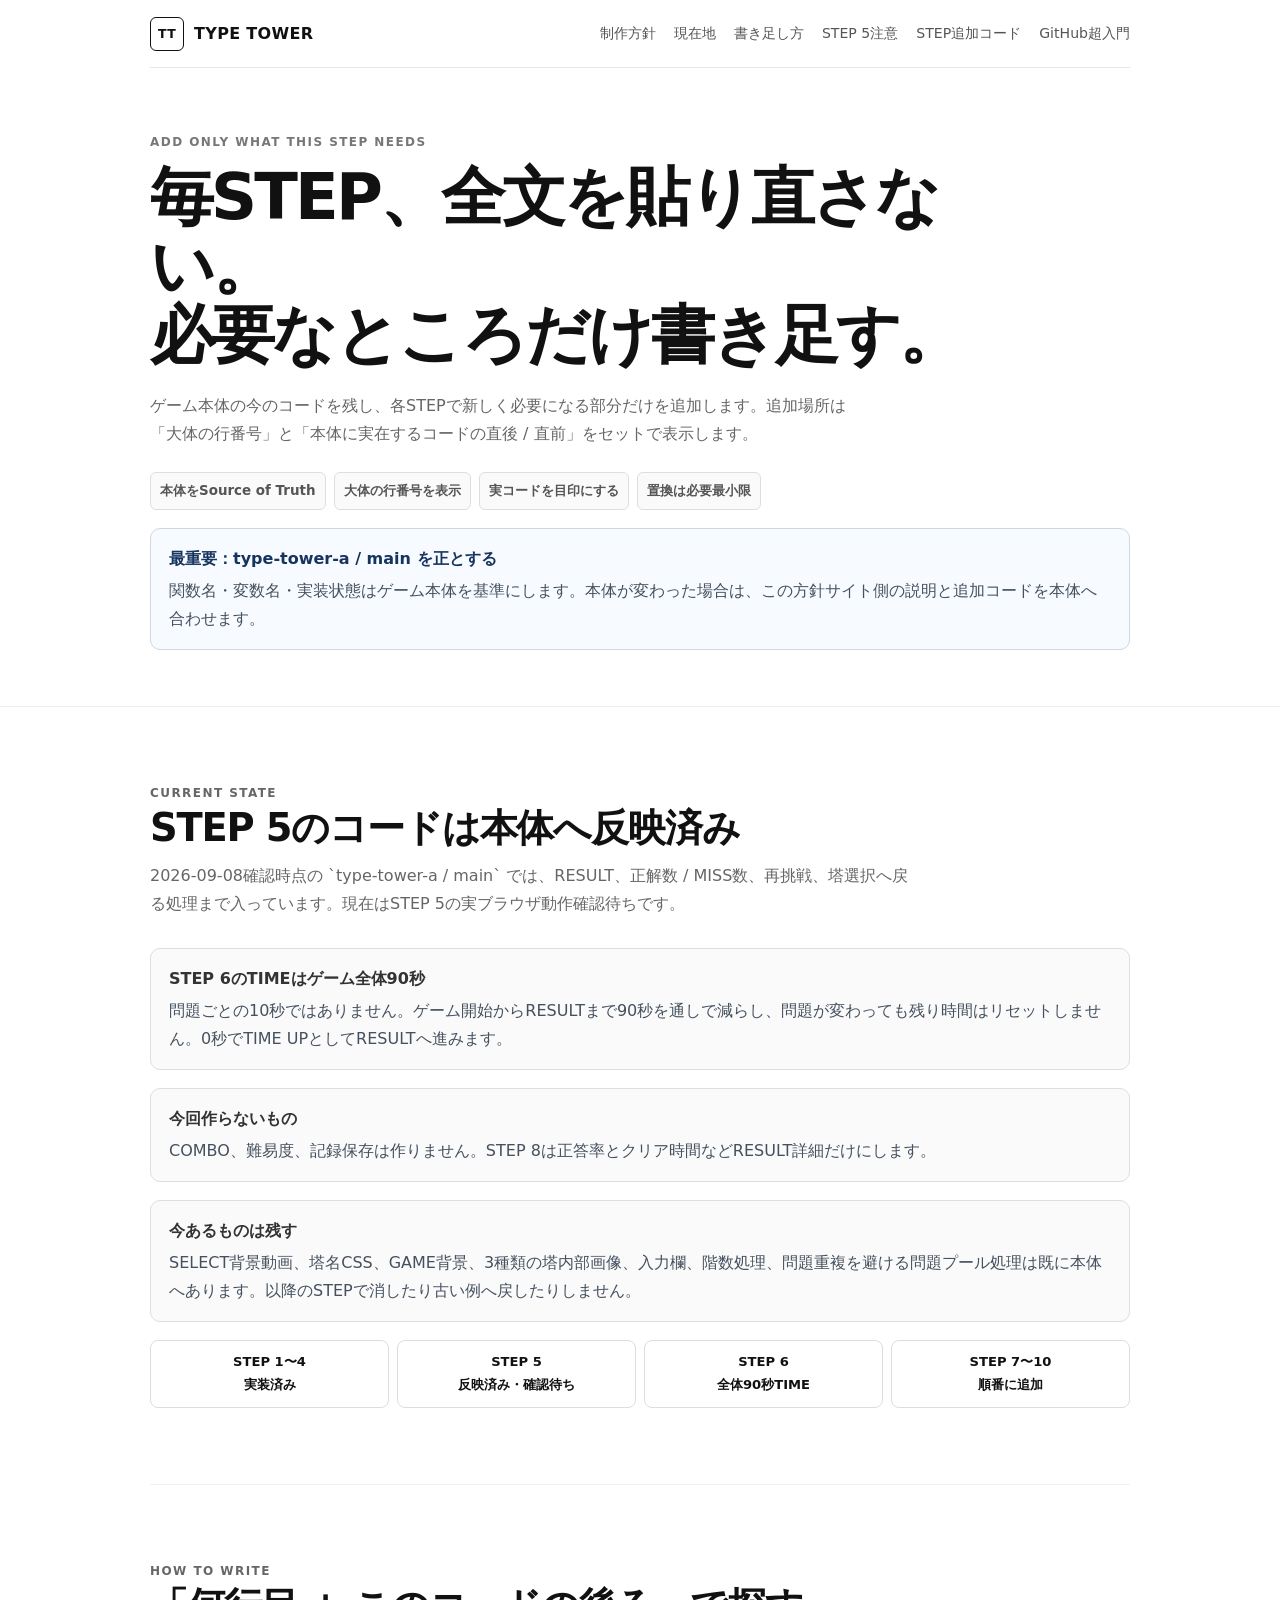
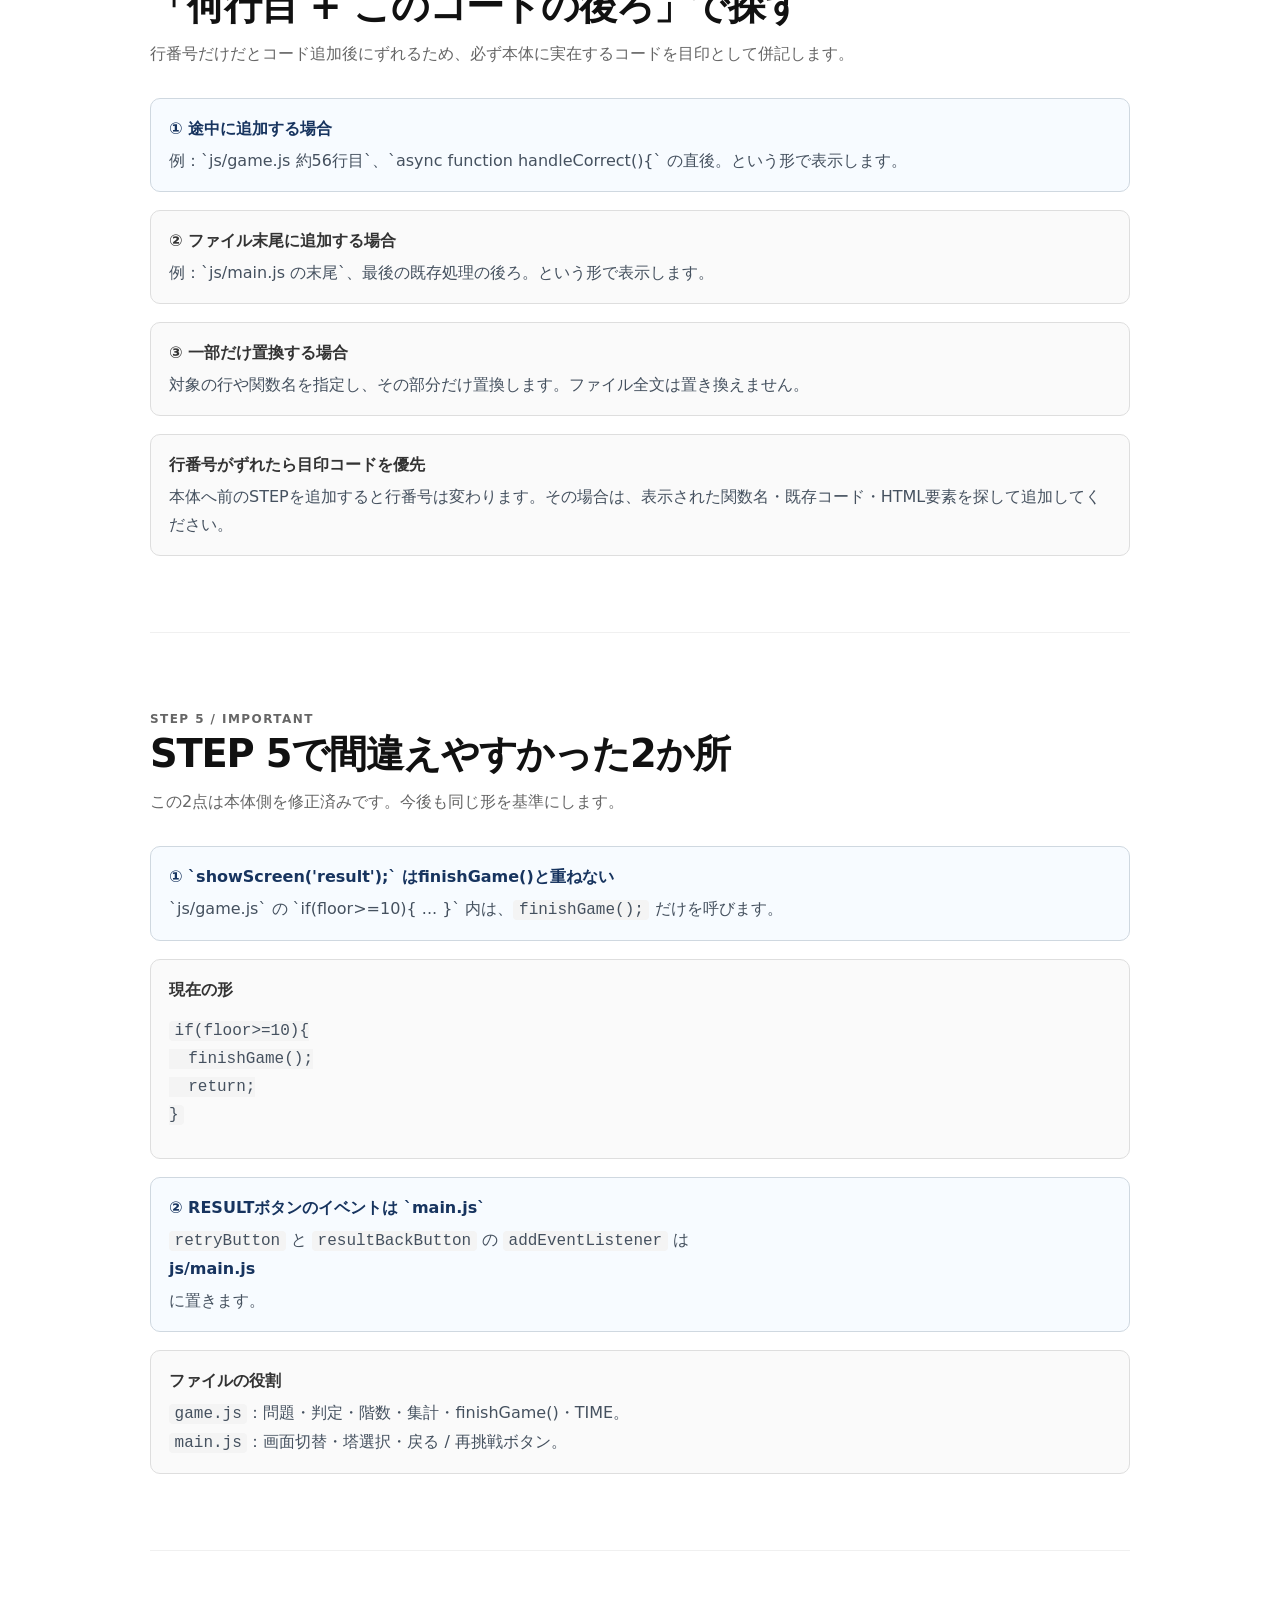
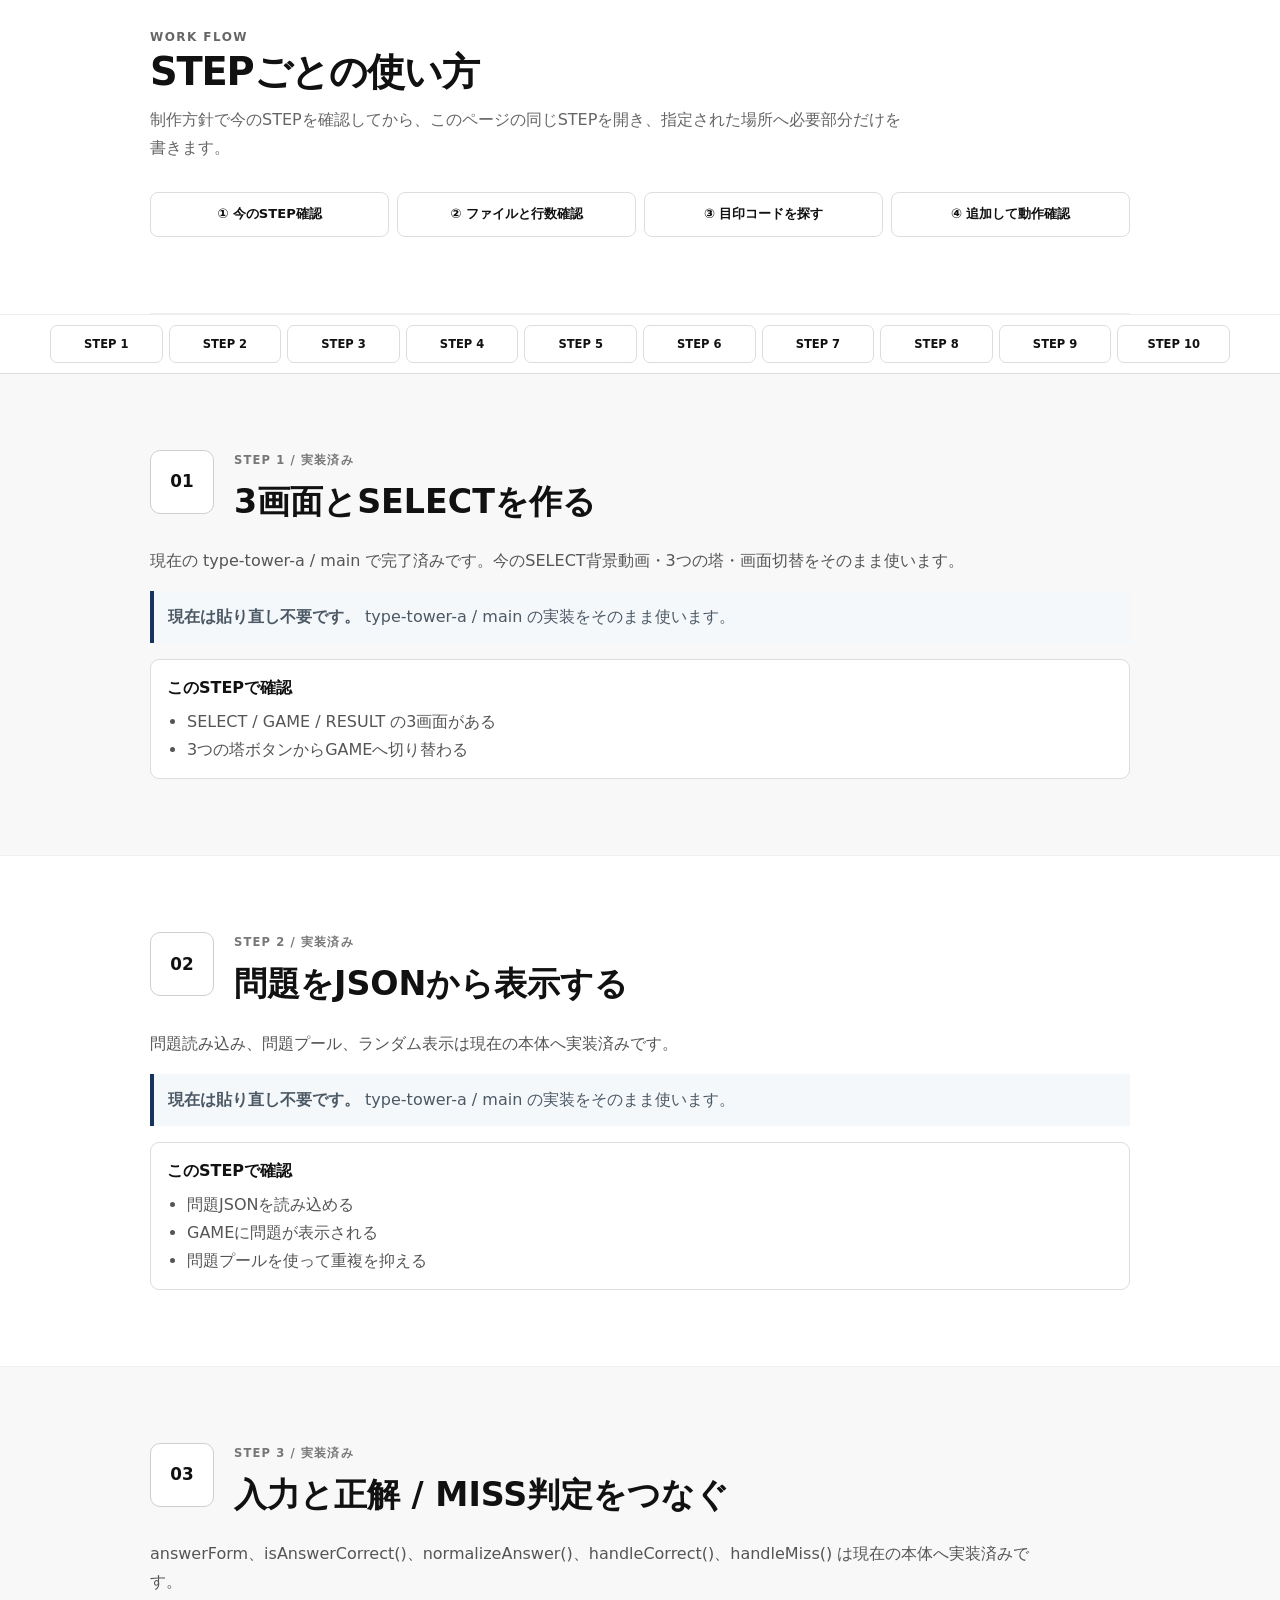
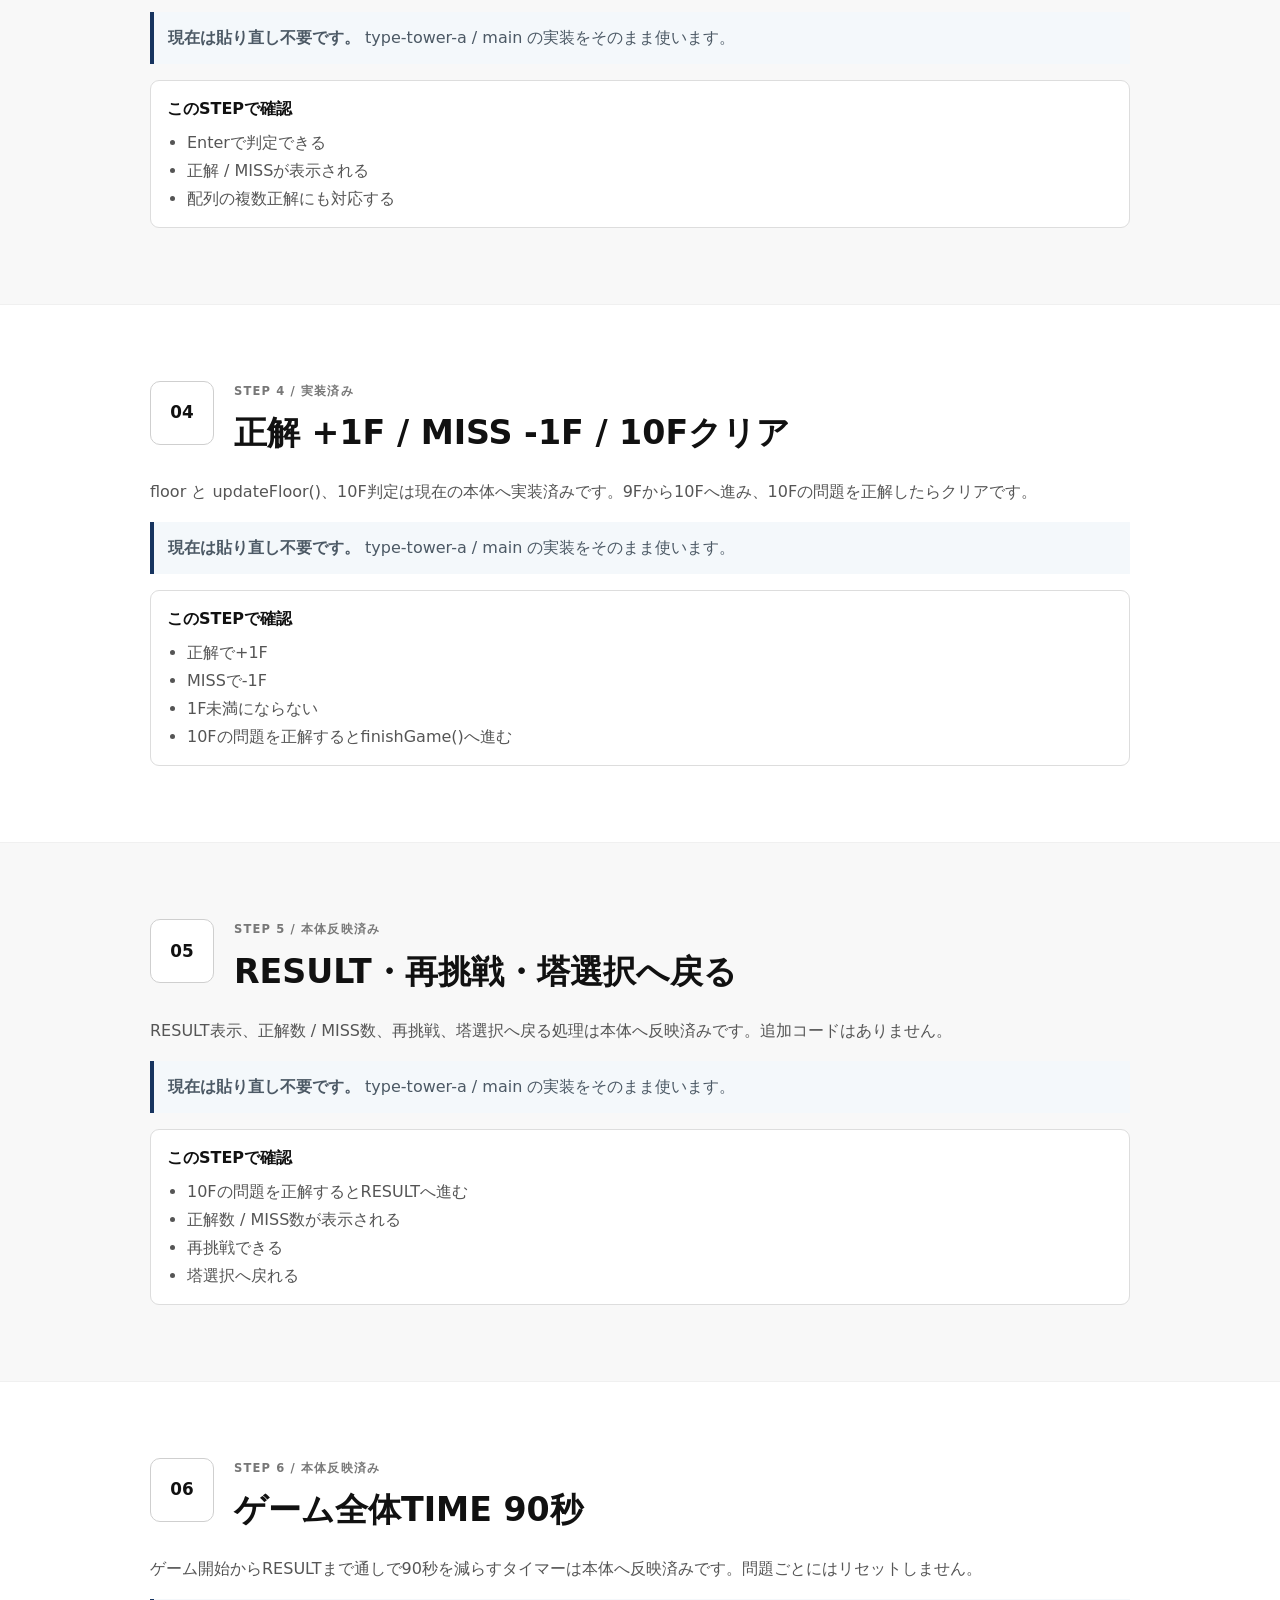
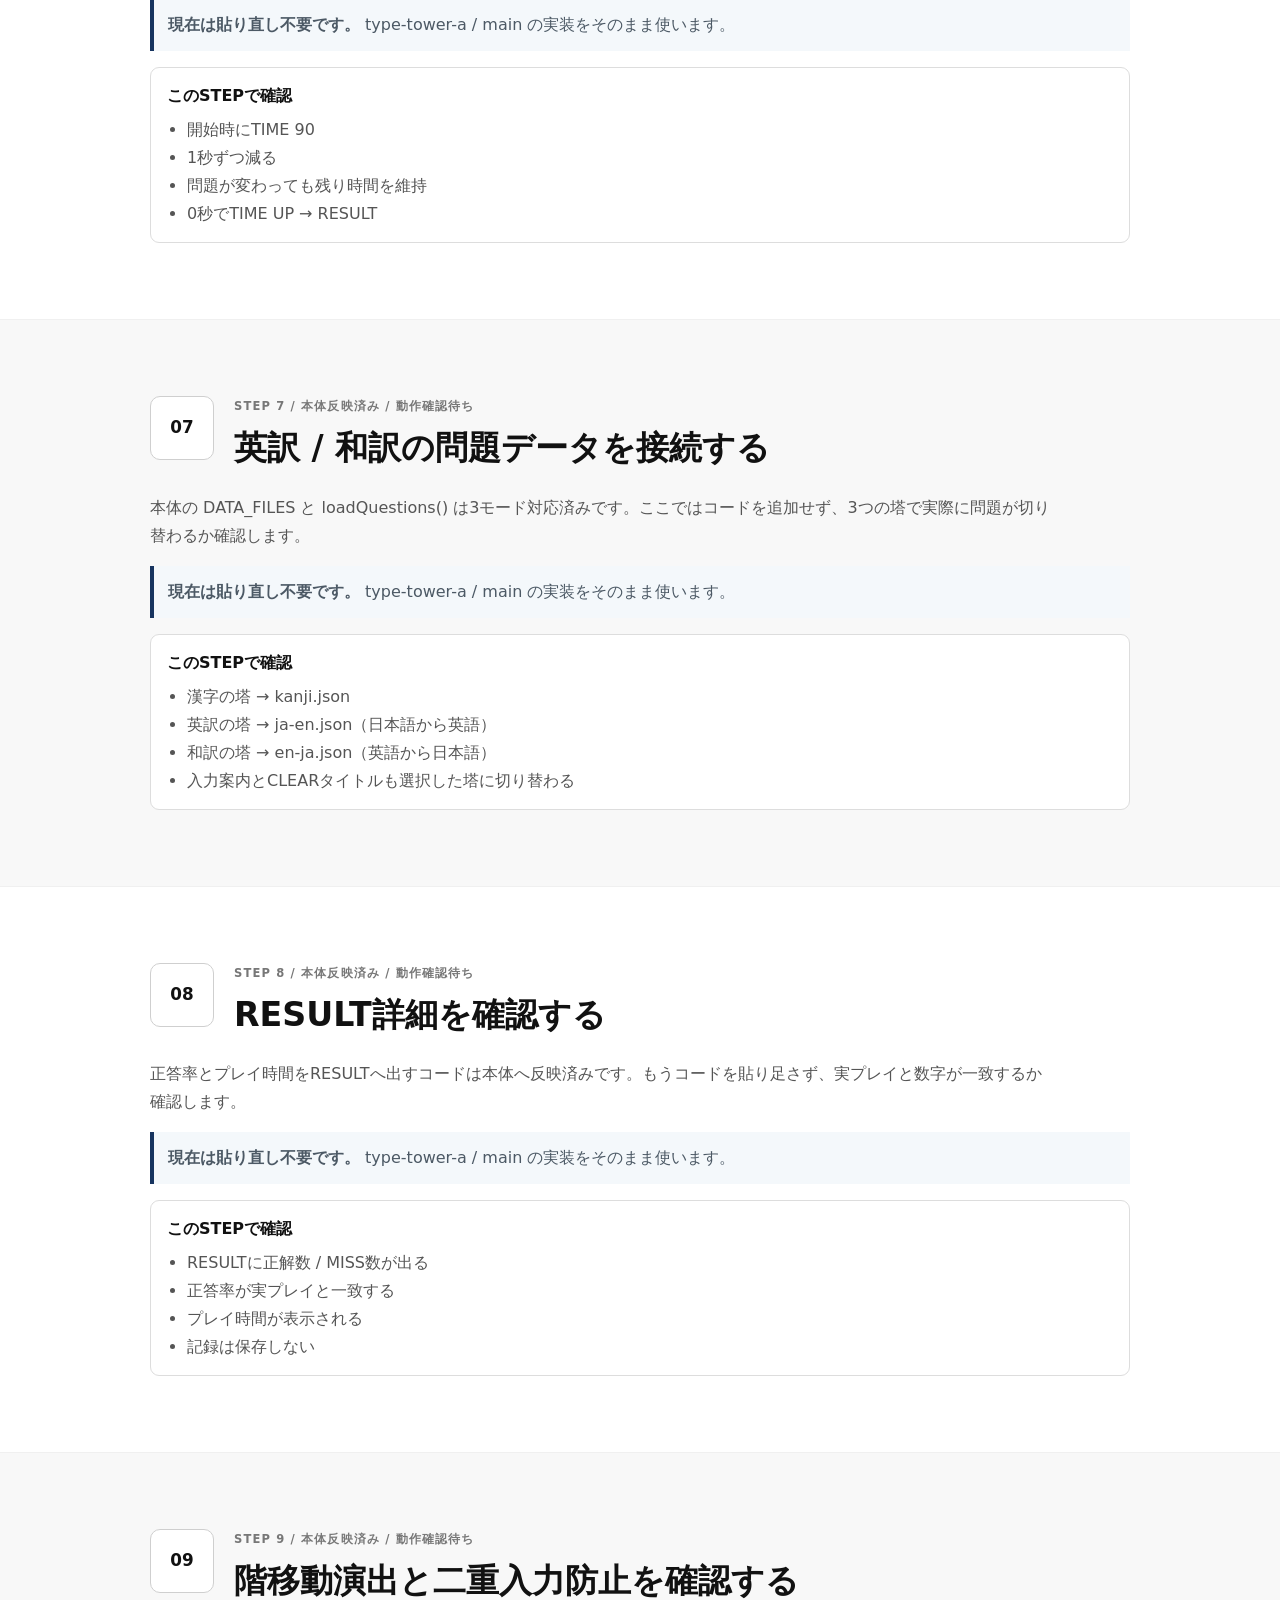
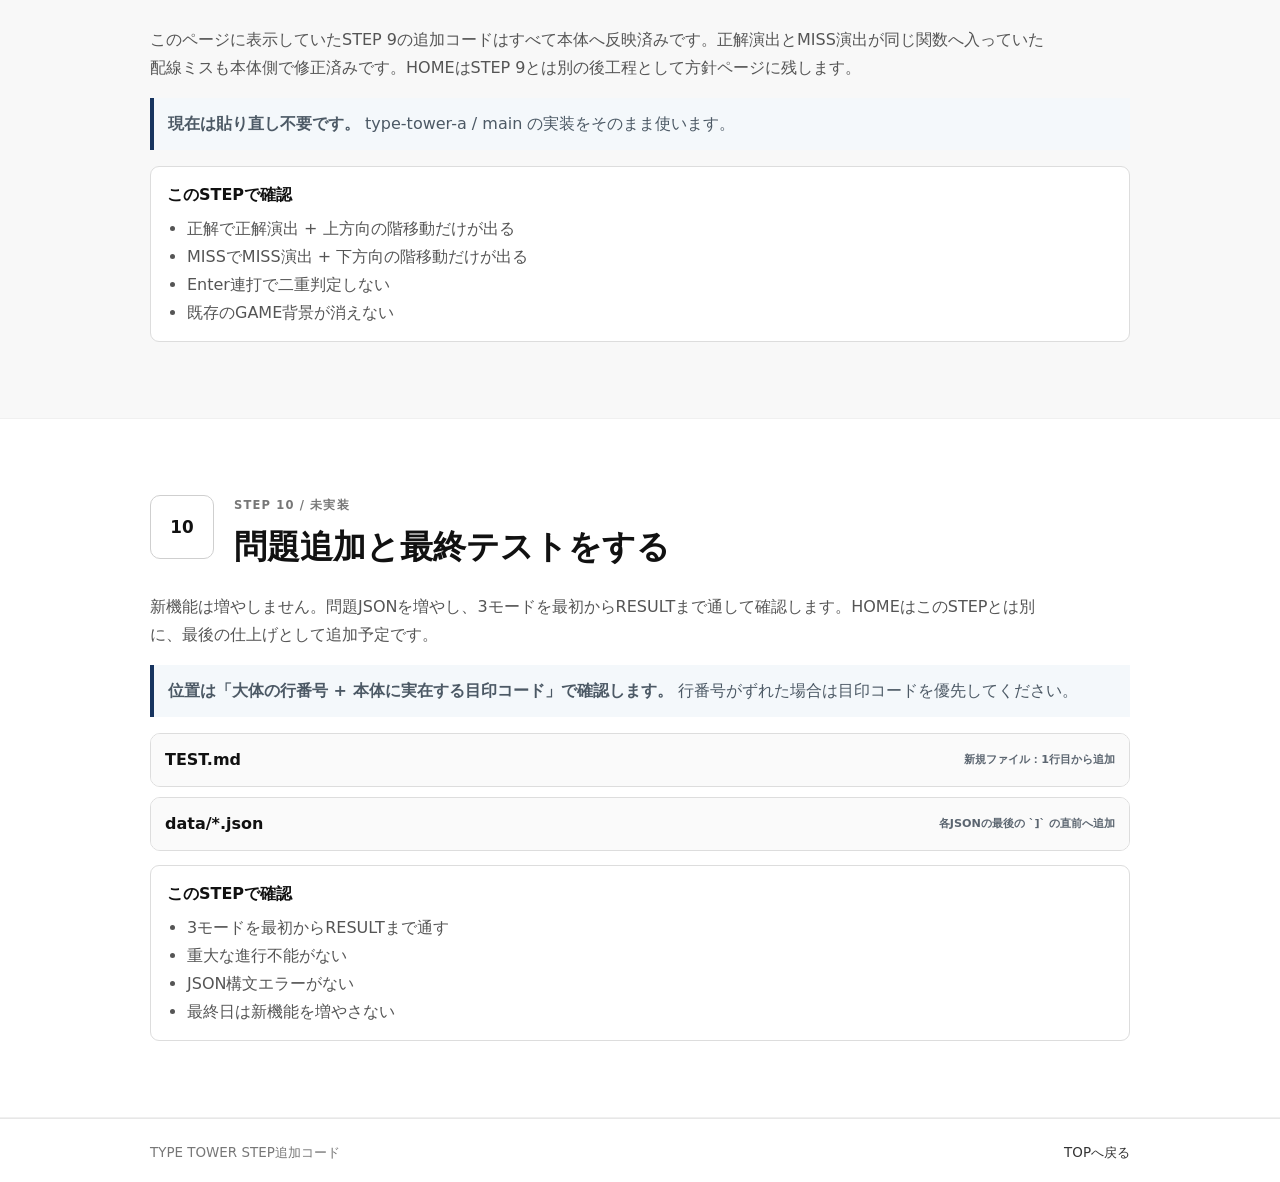
<file: build-example-files.html>
<!doctype html>
<html lang="ja">
<head>
  <meta charset="utf-8">
  <meta http-equiv="refresh" content="0; url=code.html">
  <meta name="viewport" content="width=device-width, initial-scale=1">
  <title>TYPE TOWER | コード全文へ移動</title>
  <link rel="canonical" href="code.html">
</head>
<body>
  <p><a href="code.html">コード全文ページへ移動</a></p>
</body>
</html>
</file>
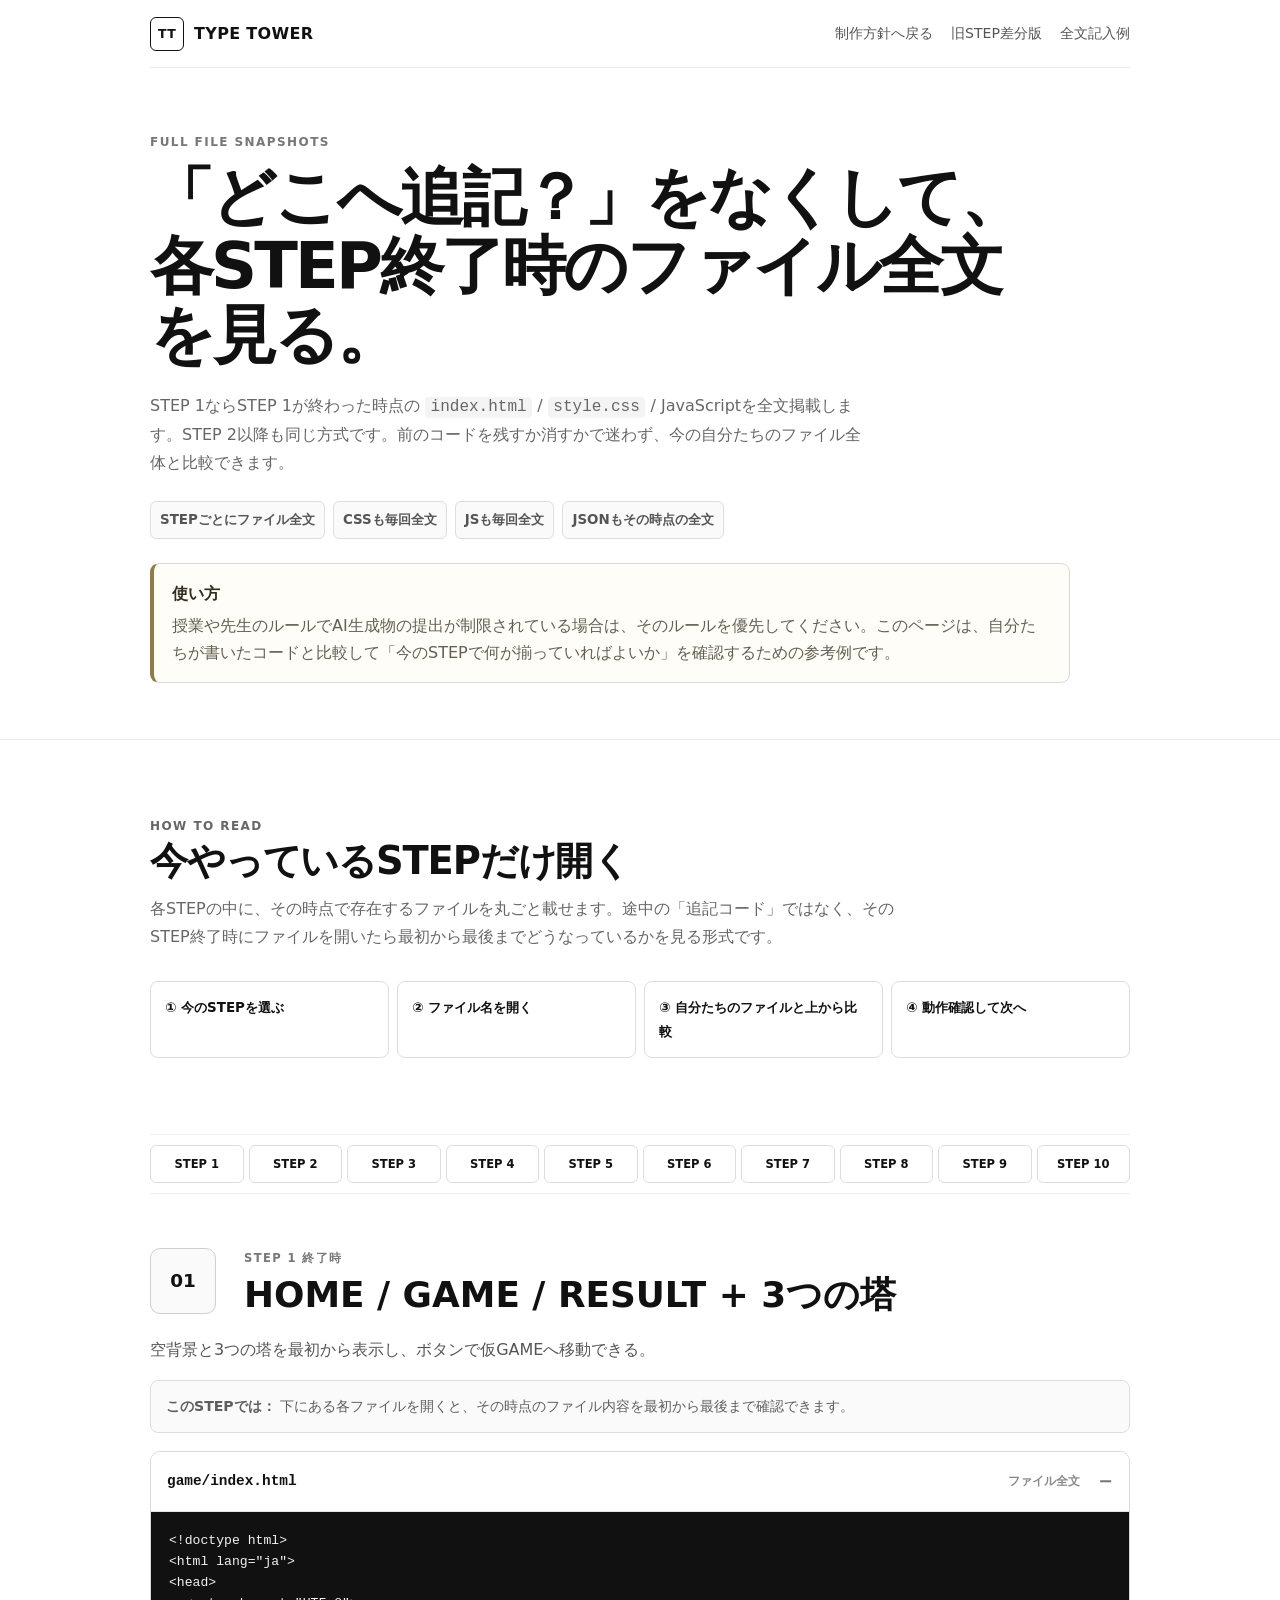
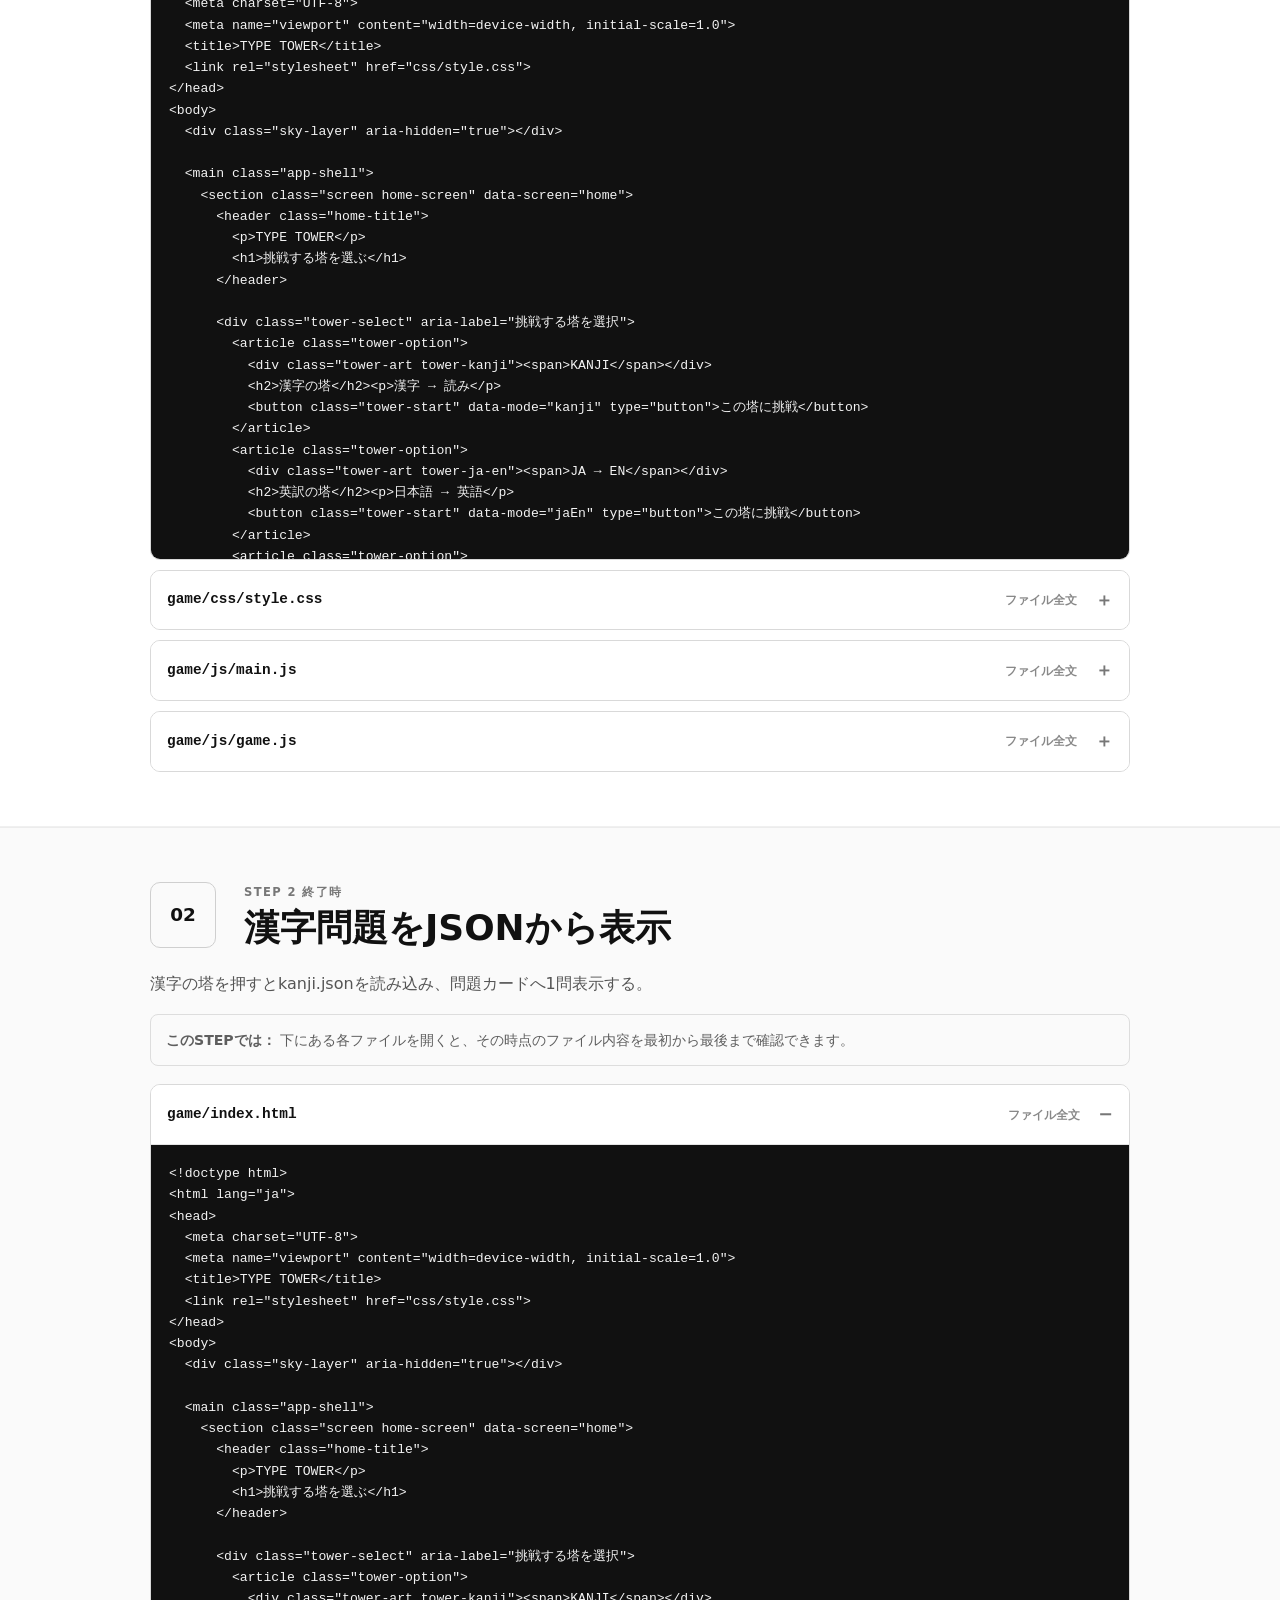
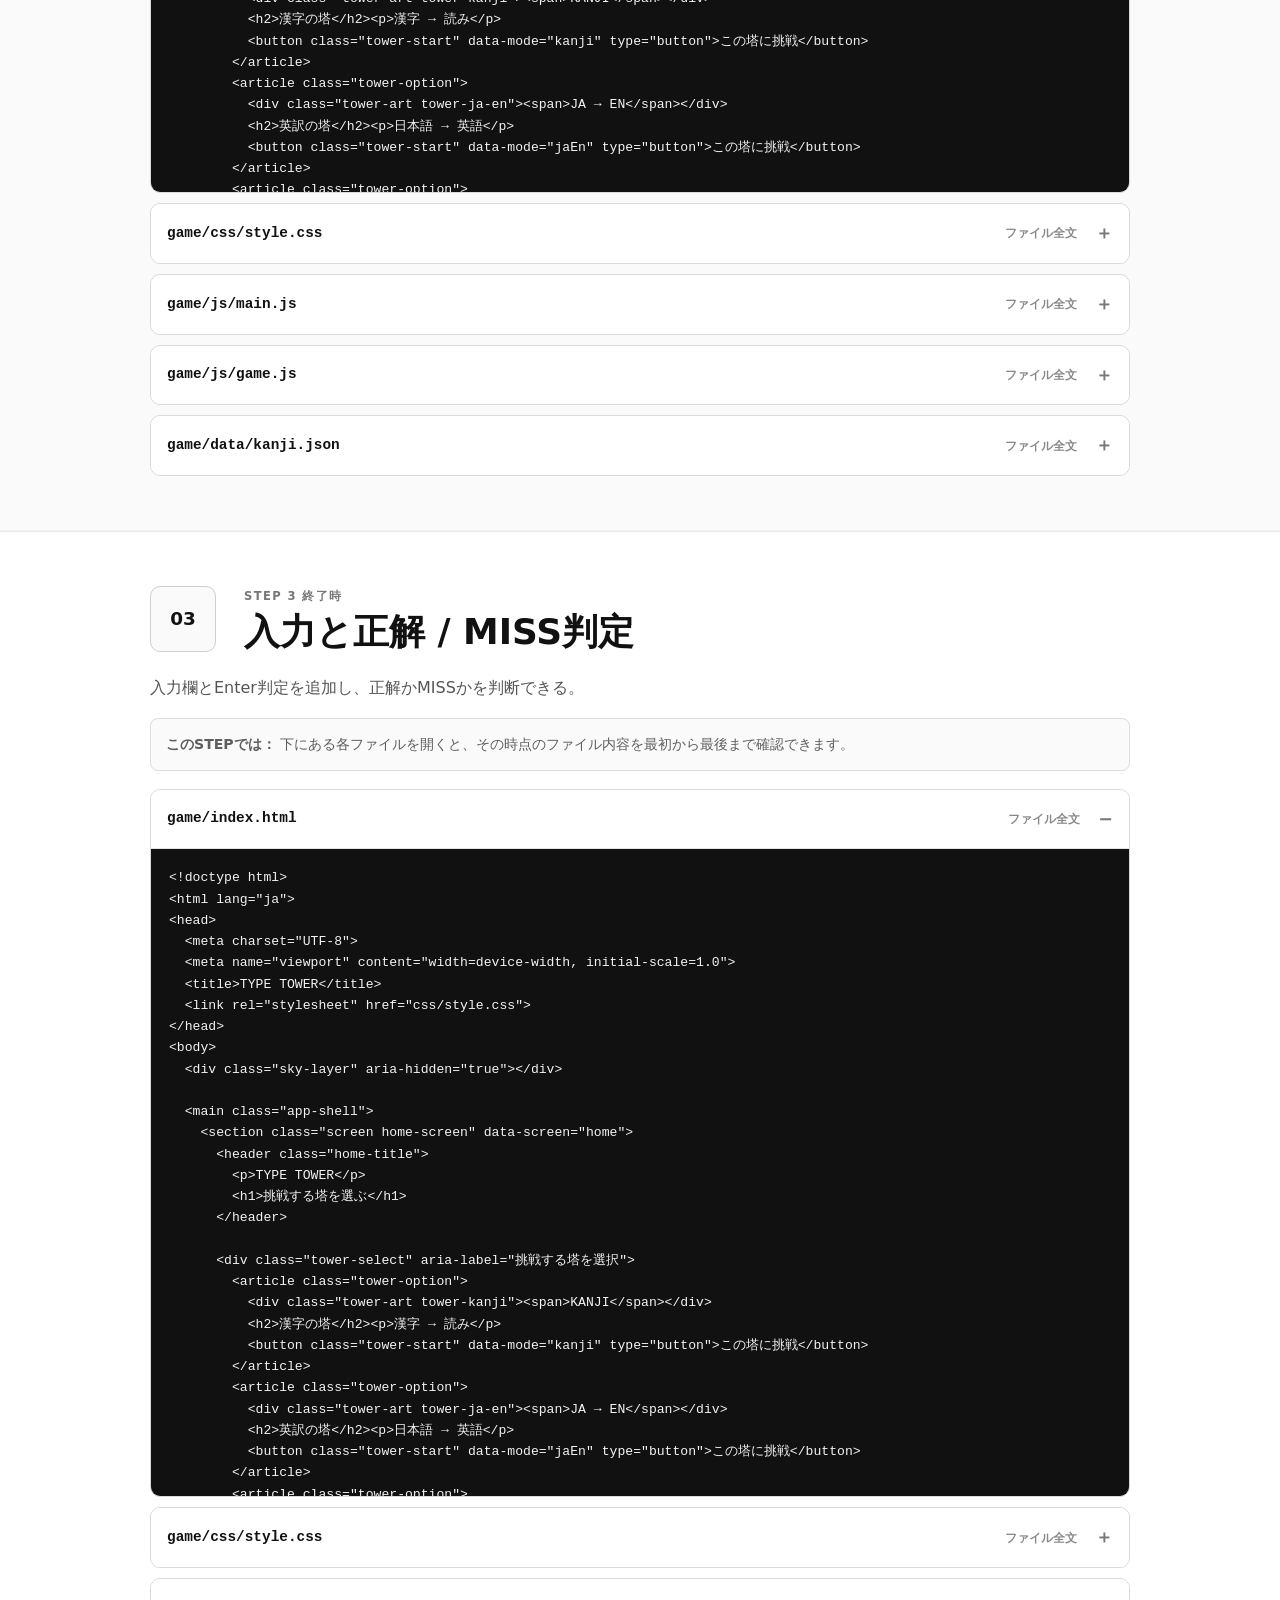
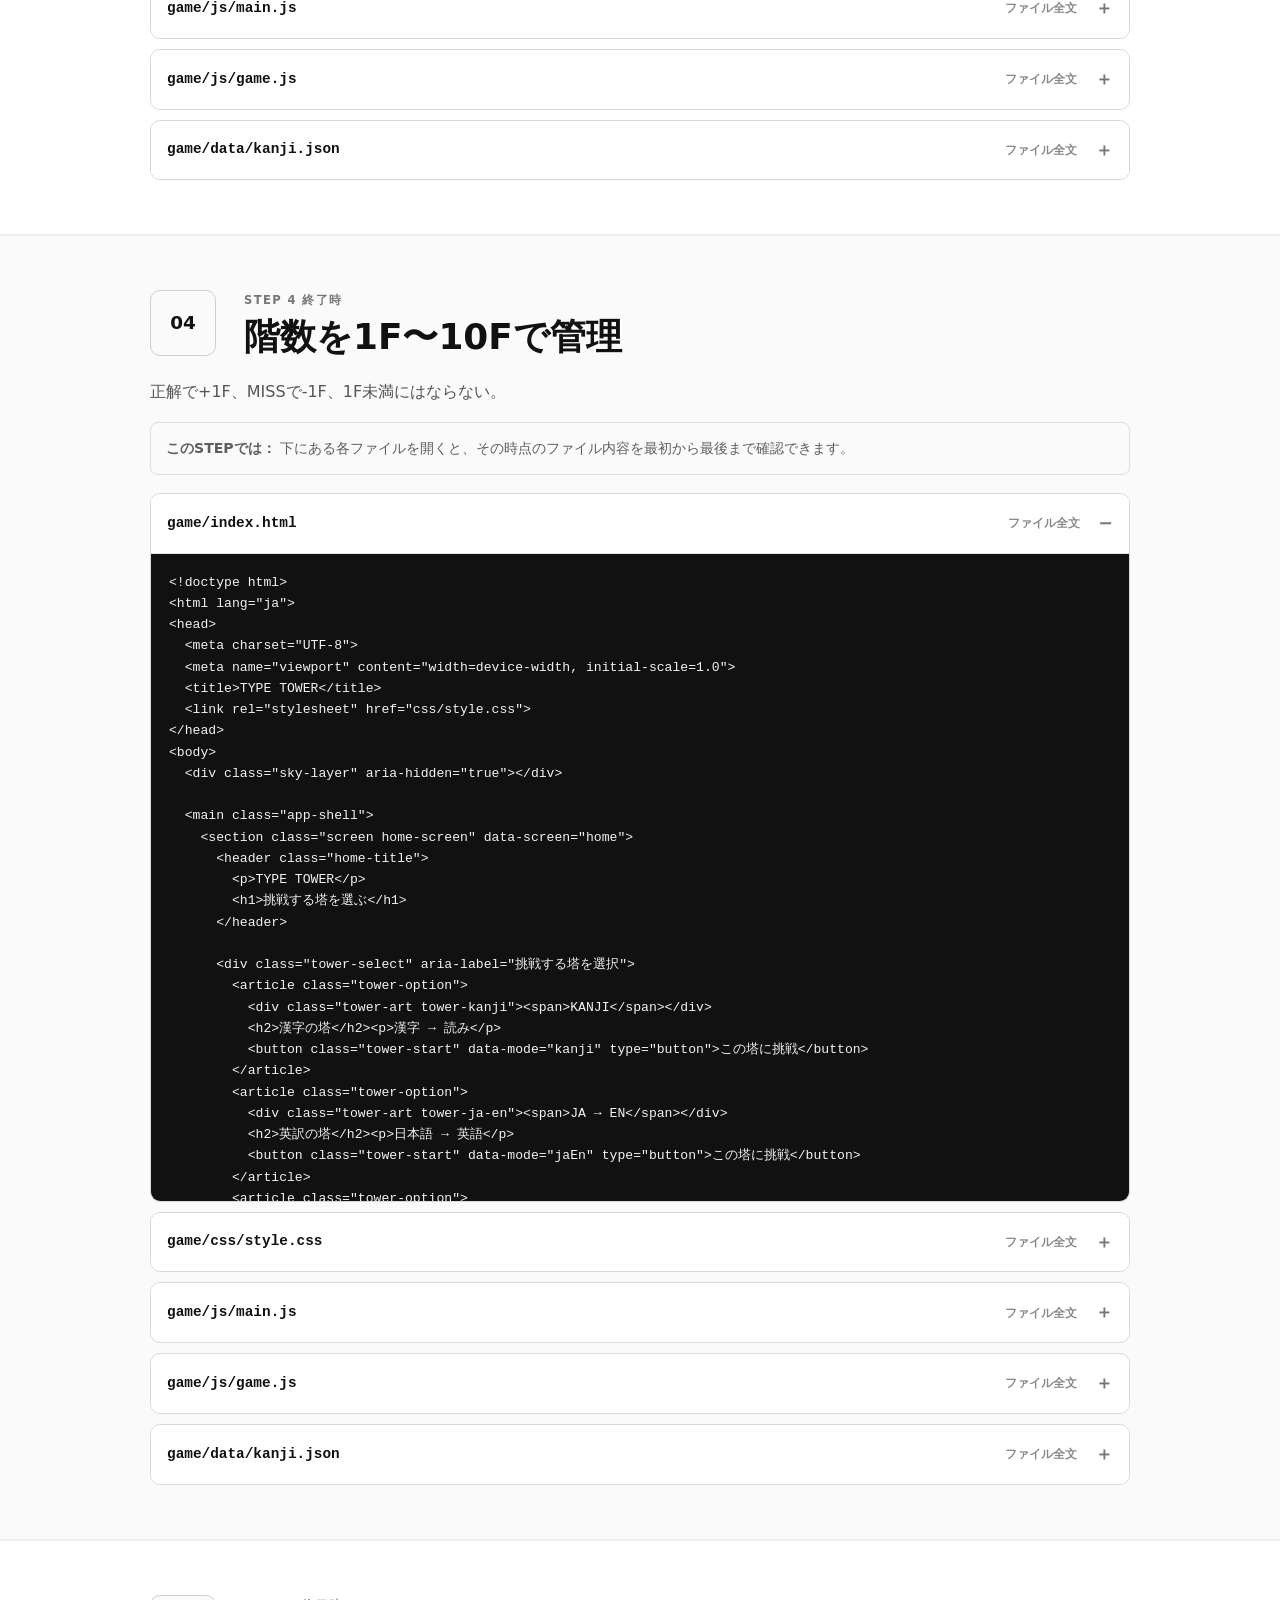
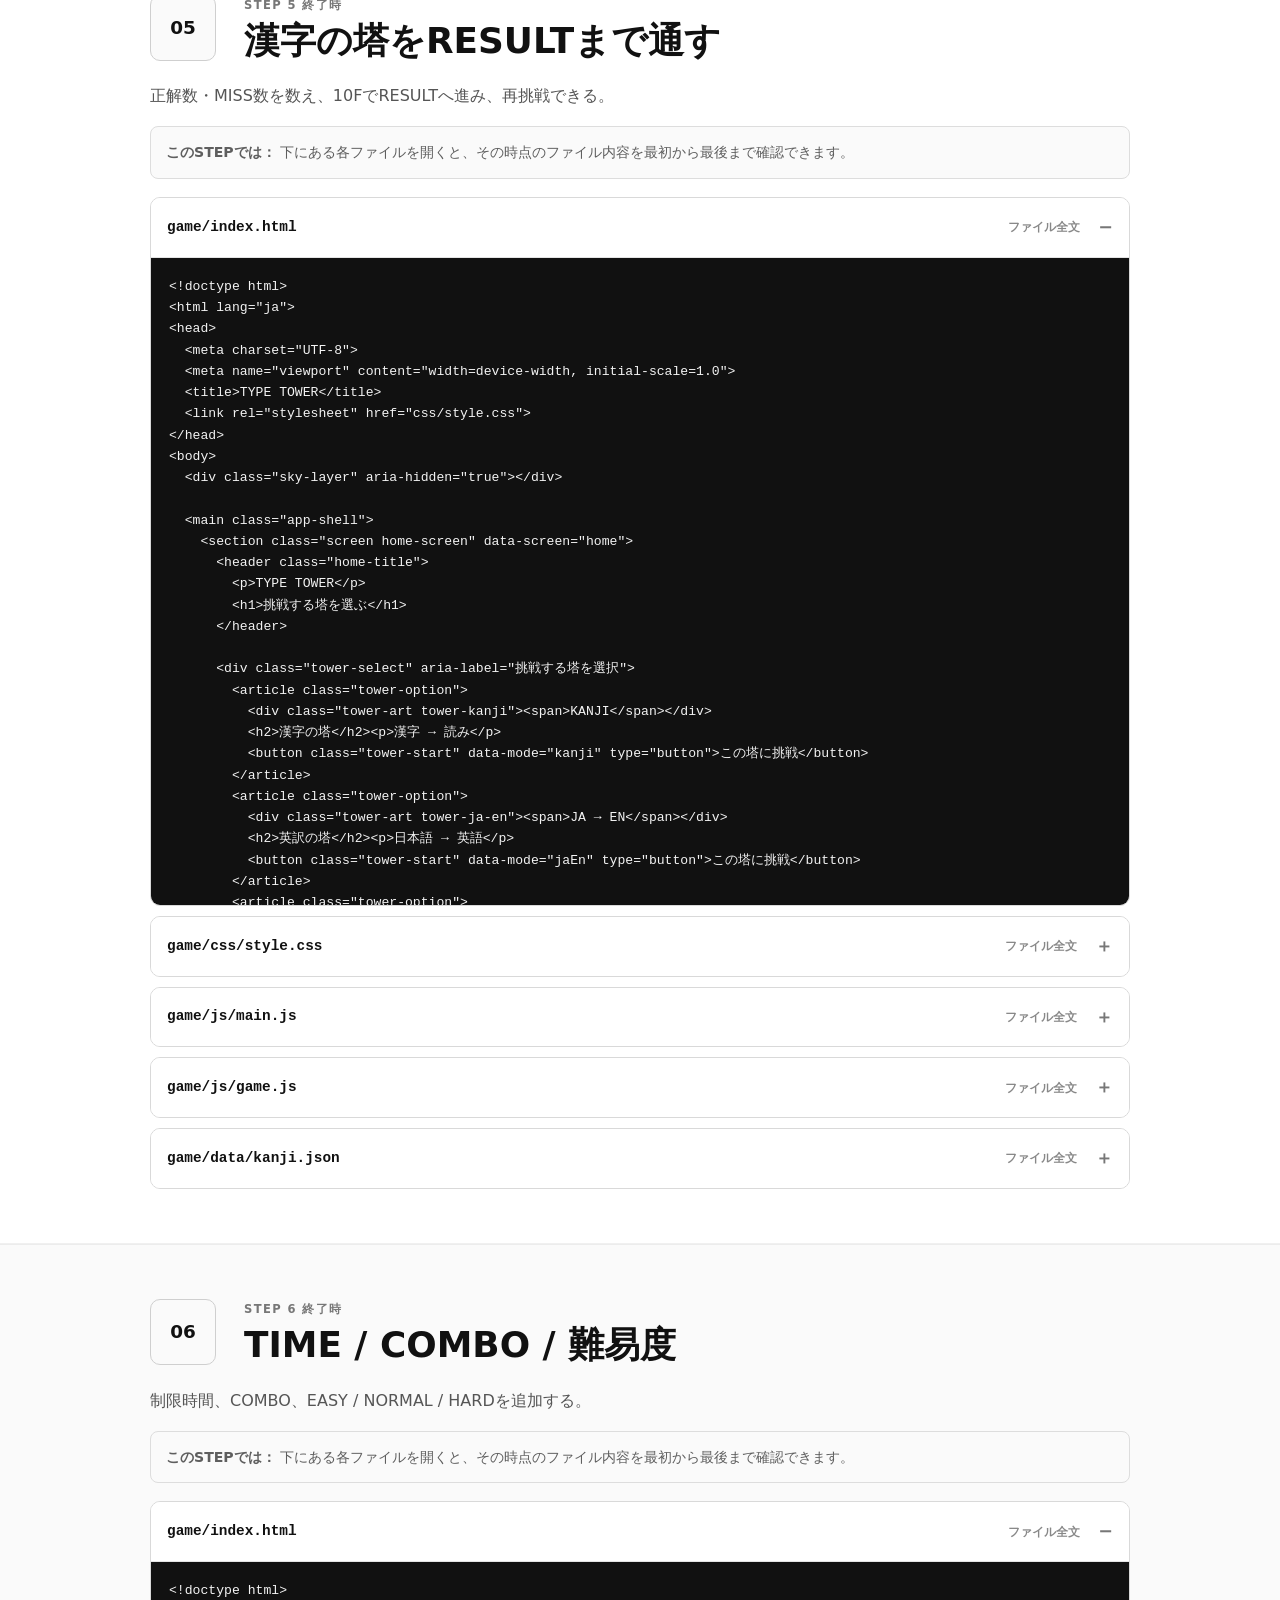
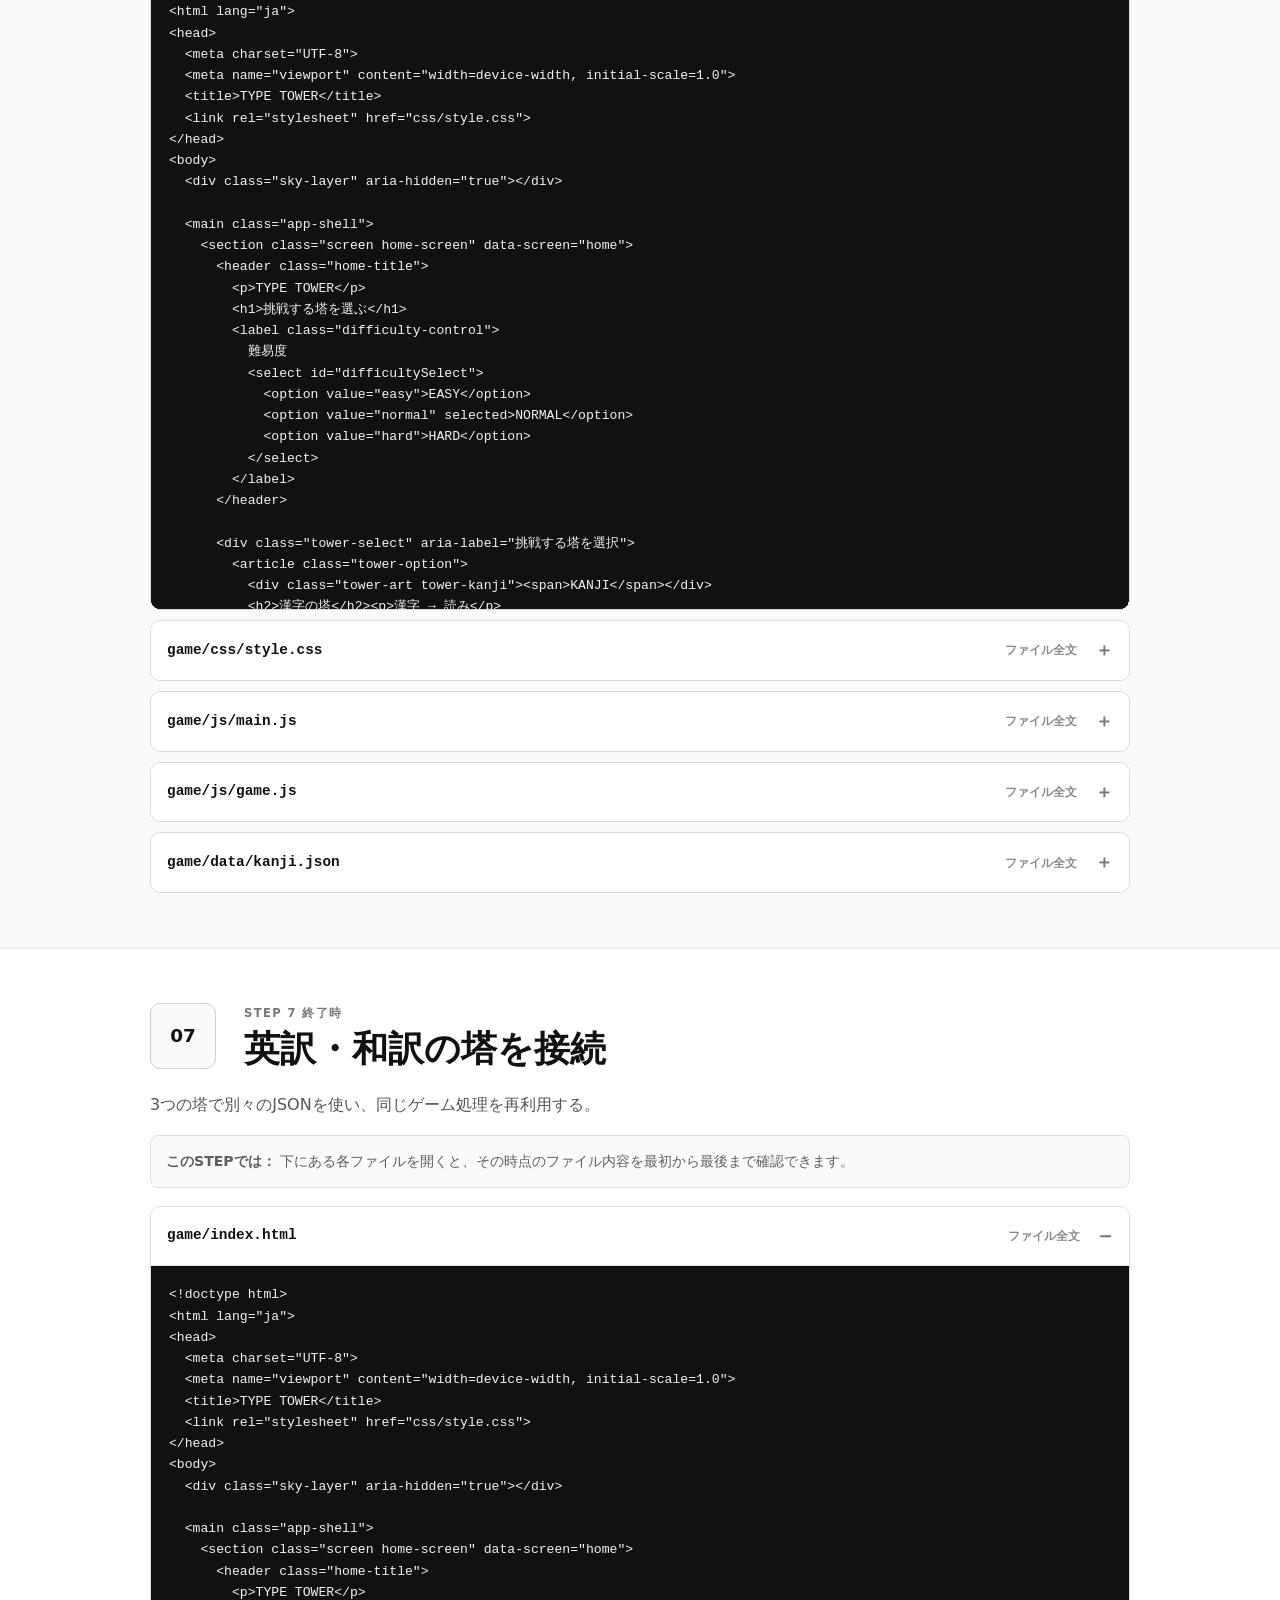
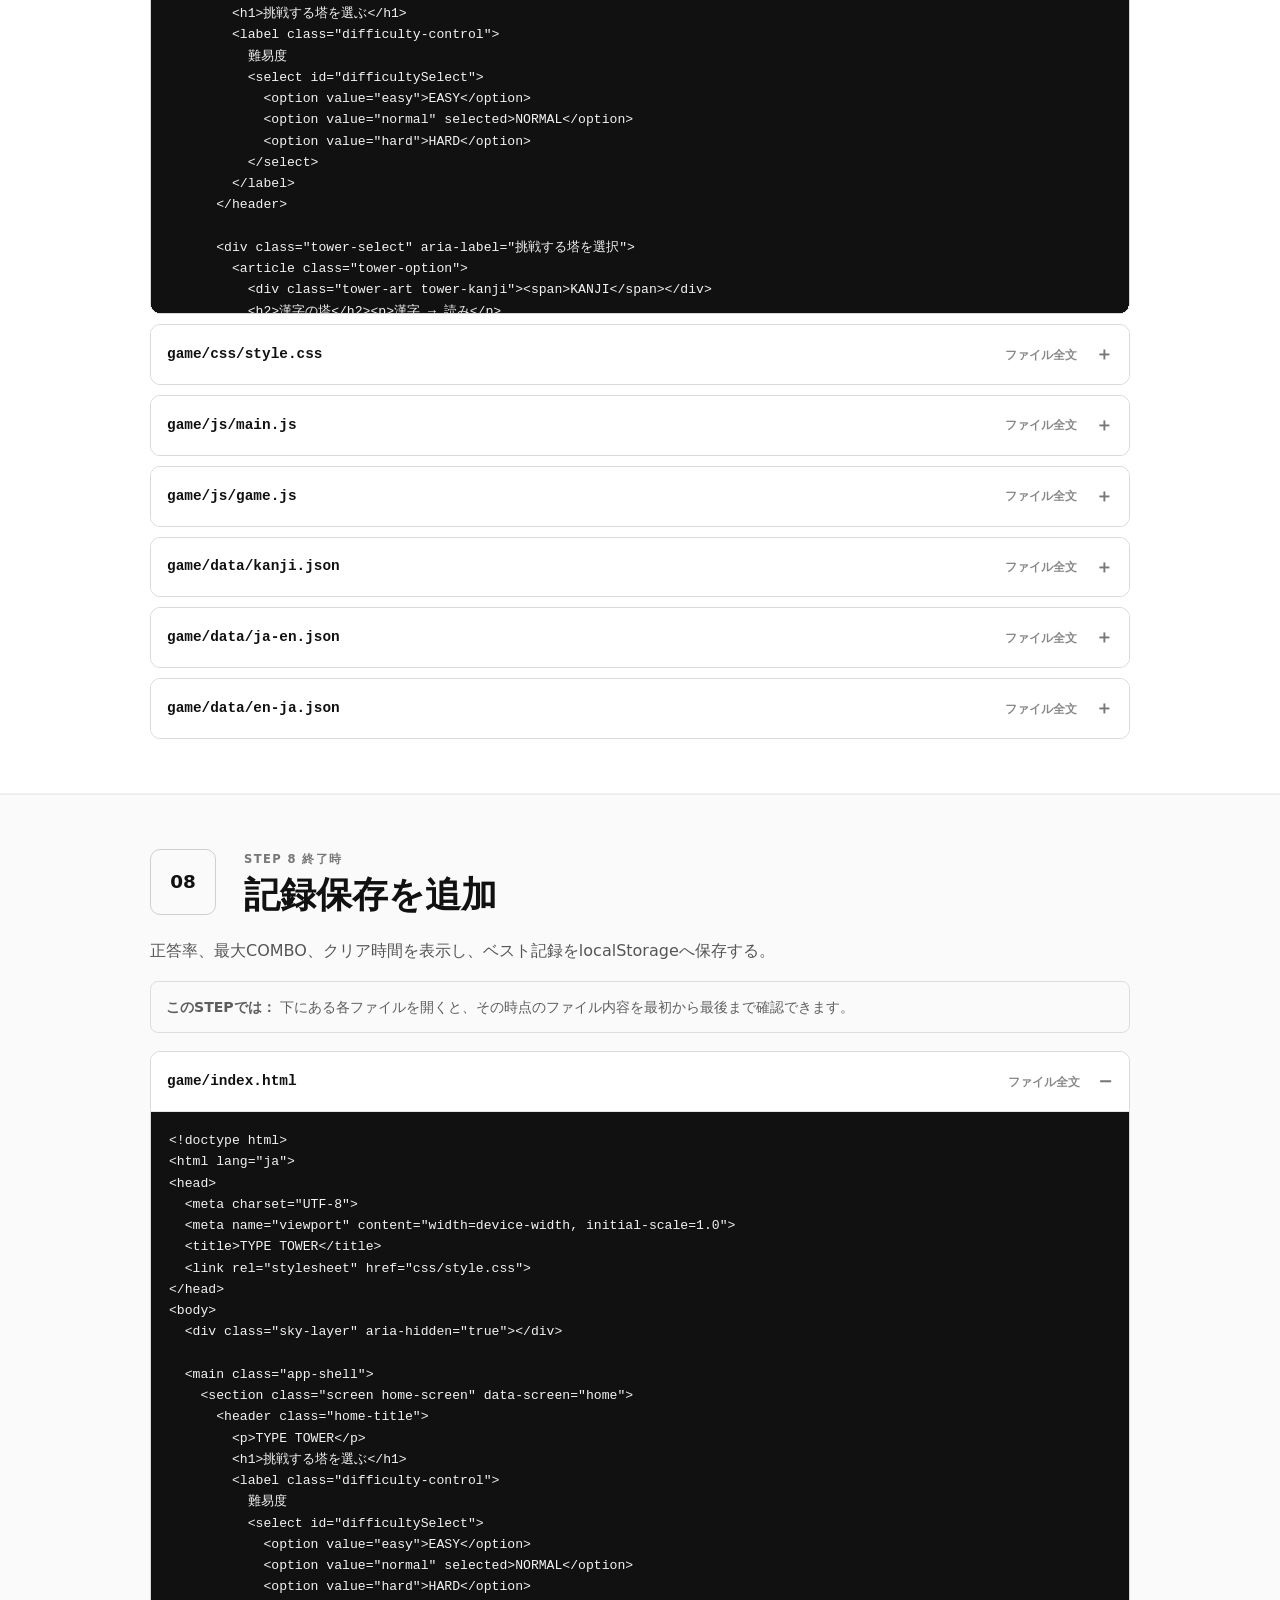
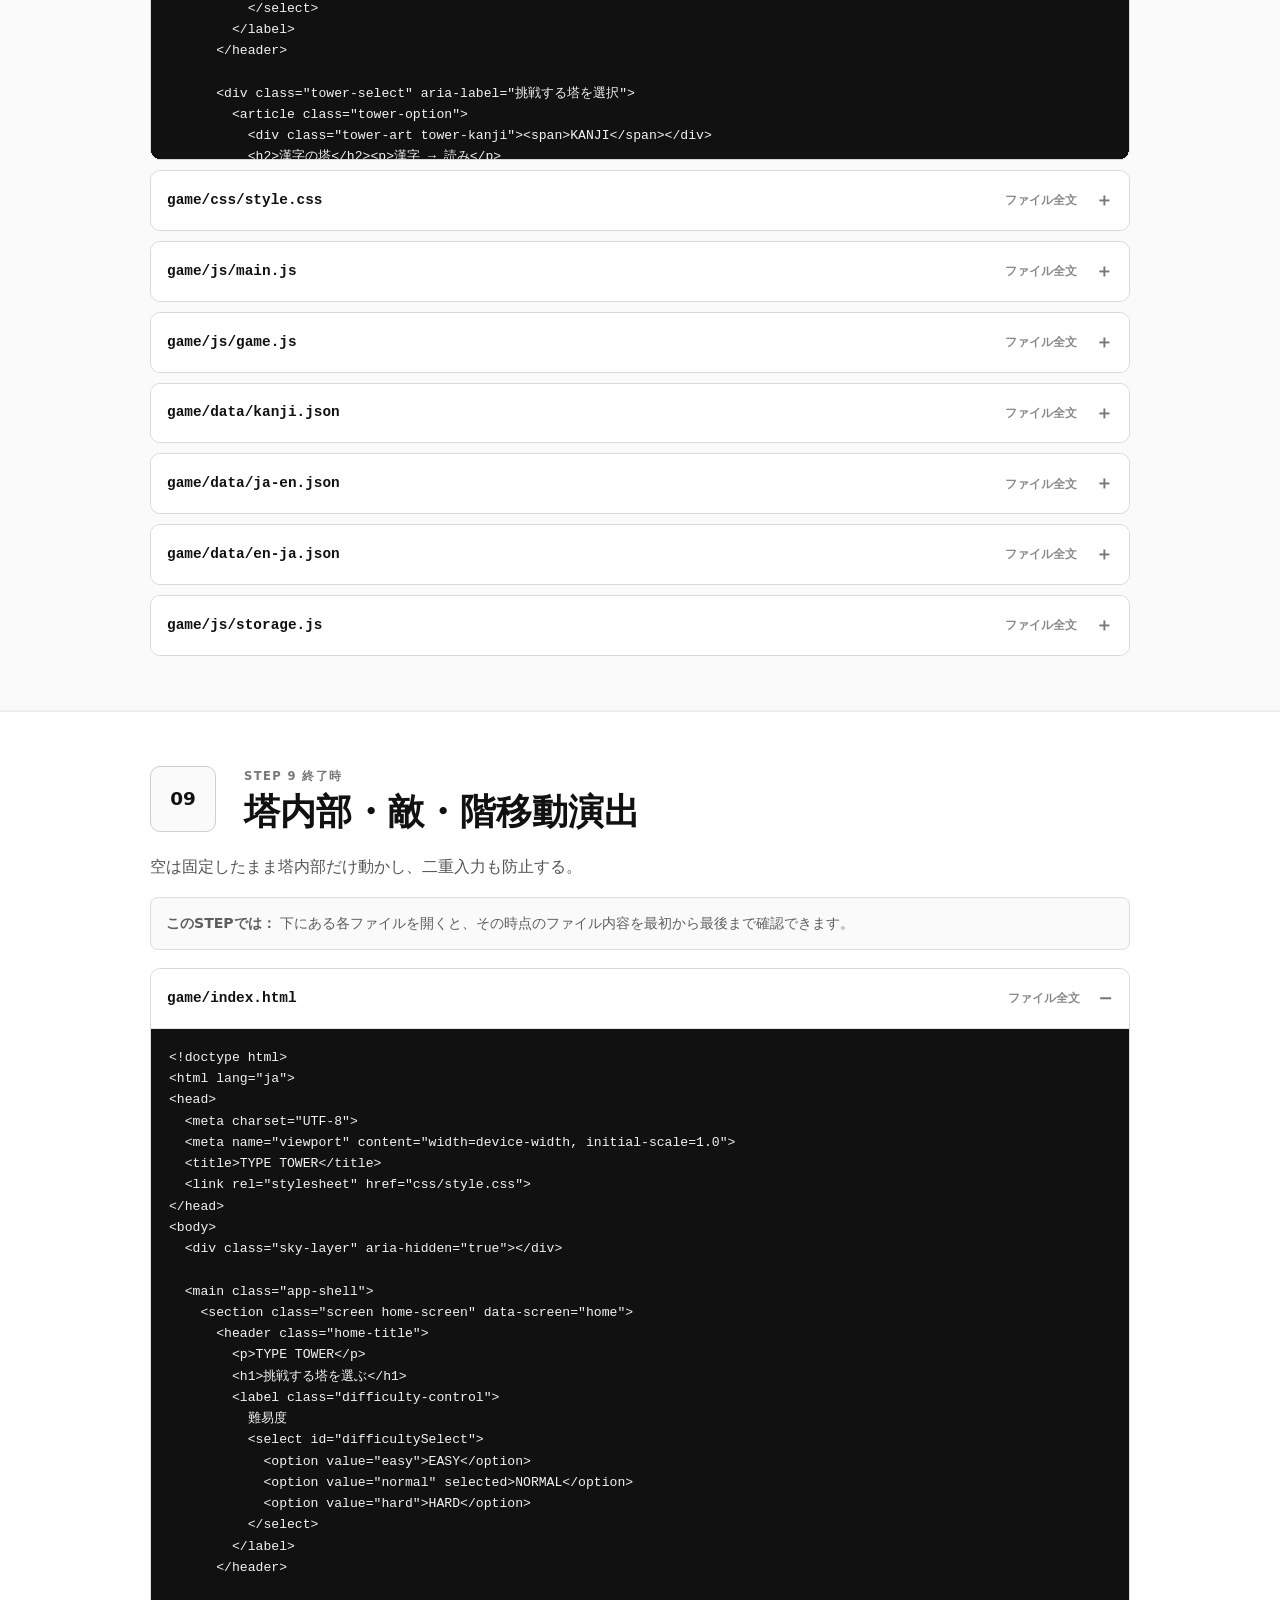
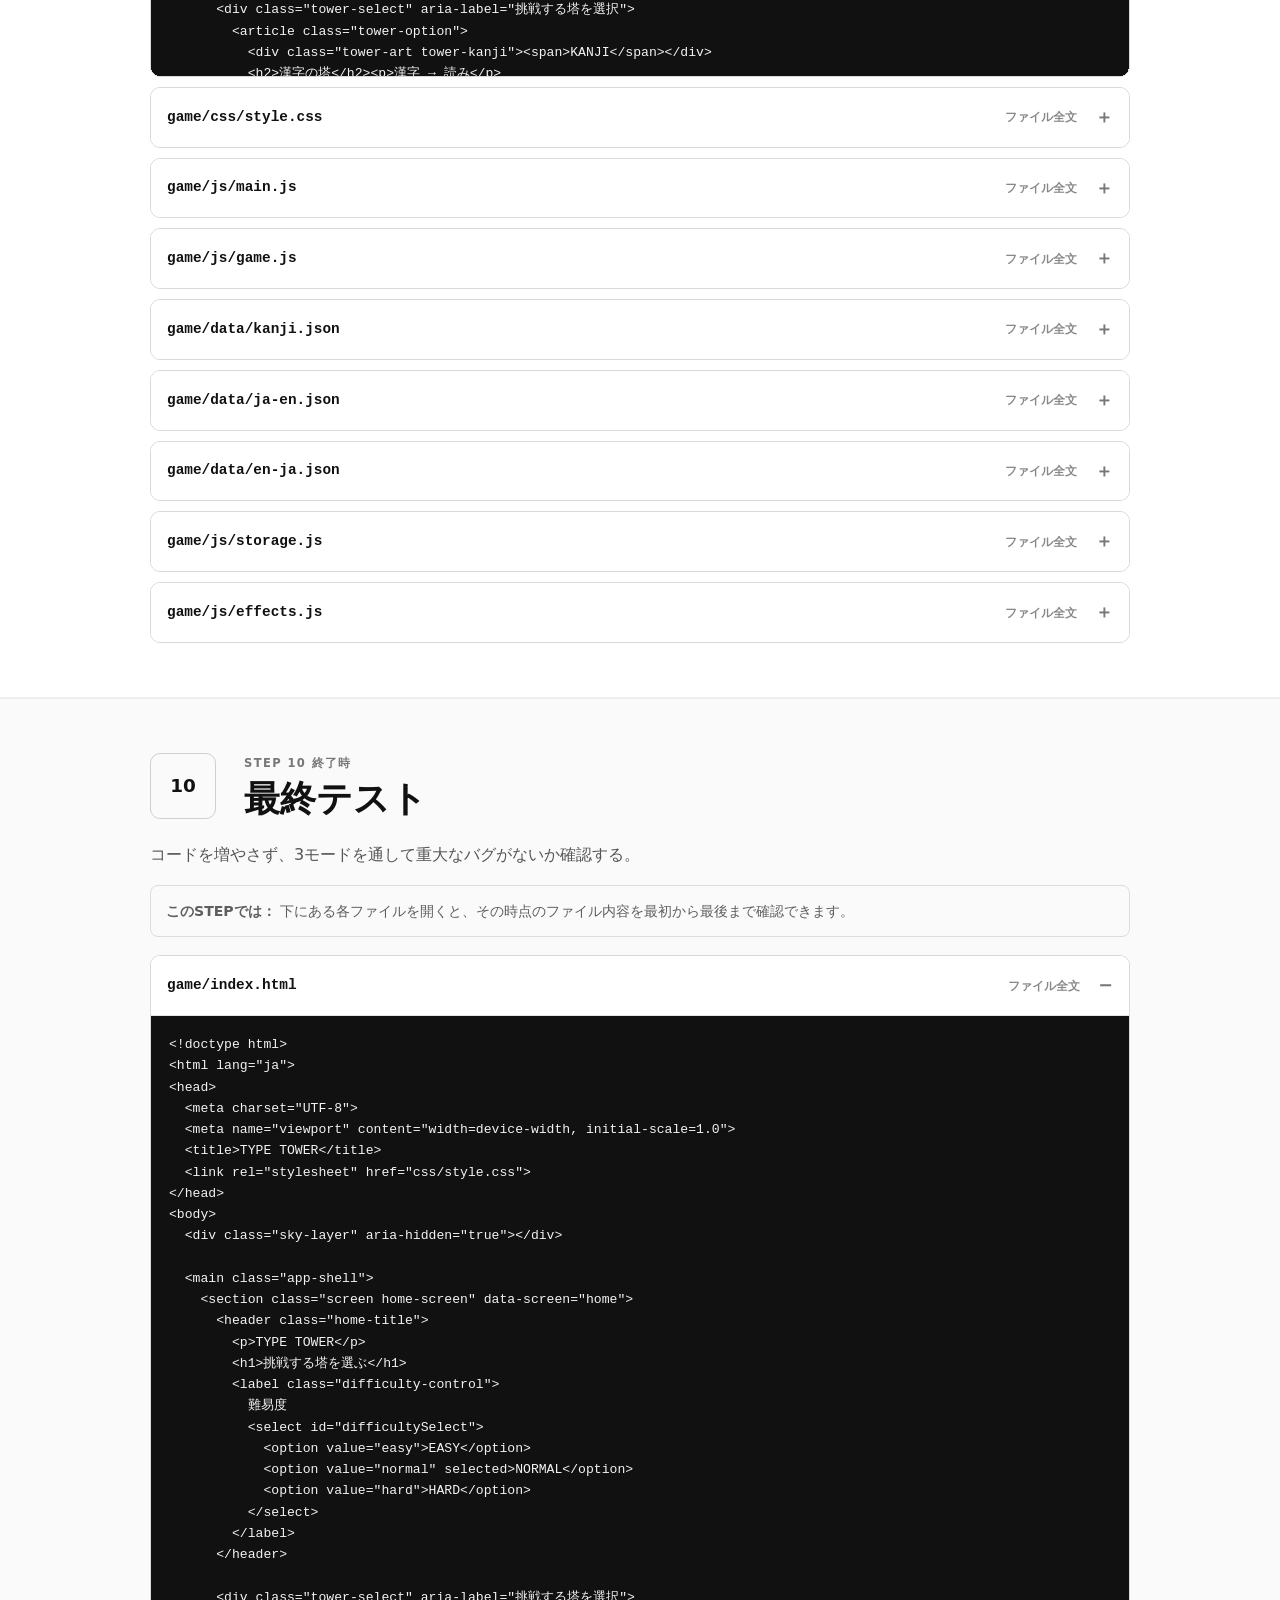
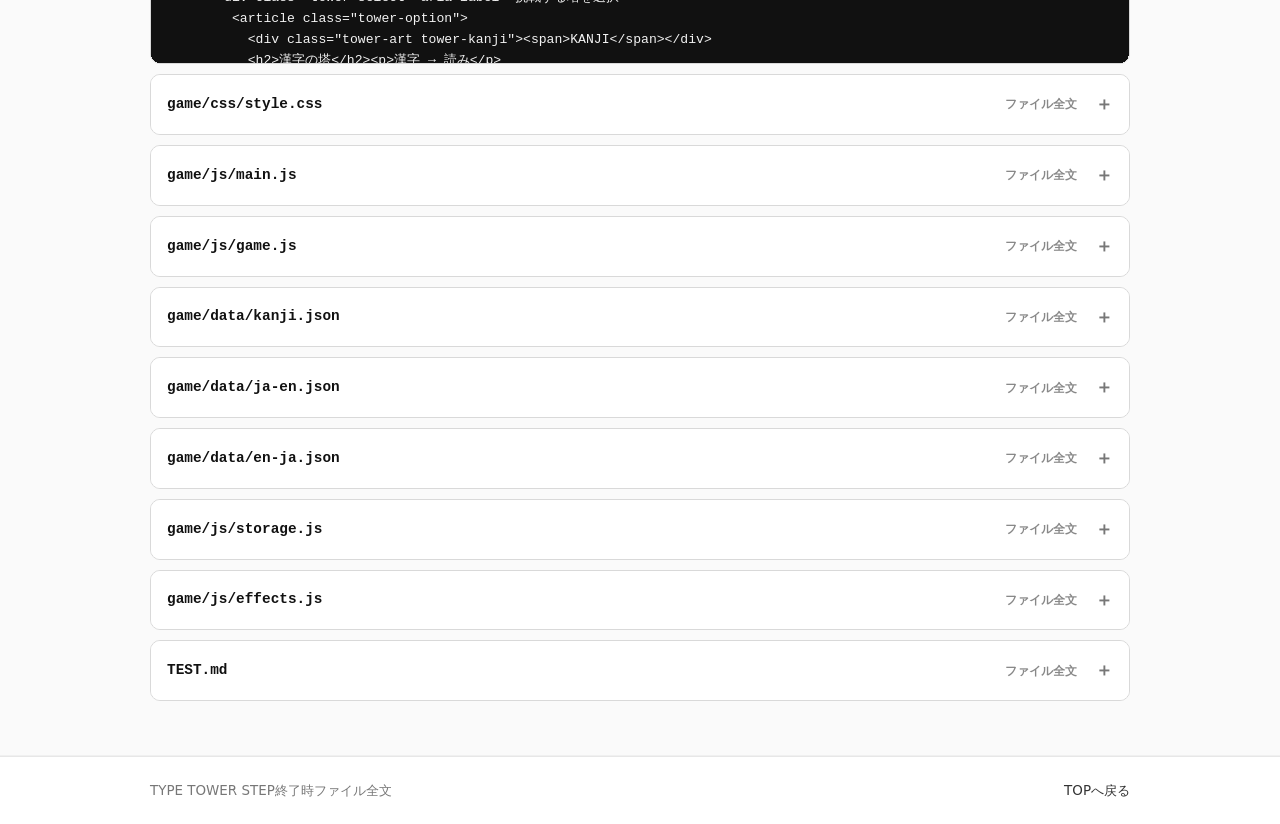
<file: build-example-snapshots.html>
<!doctype html>
<html lang="ja">
<head>
  <meta charset="utf-8">
  <meta name="viewport" content="width=device-width, initial-scale=1">
  <meta name="theme-color" content="#ffffff">
  <title>TYPE TOWER | STEP終了時のファイル全文</title>
  <link rel="stylesheet" href="styles.css">
  <link rel="stylesheet" href="build-example.css">
  <link rel="stylesheet" href="build-example-steps.css">
</head>
<body>
  <header class="example-header" id="top">
    <nav class="nav wrap" aria-label="作成例ナビゲーション">
      <a class="brand" href="index.html"><span class="brand-mark">TT</span><span>TYPE TOWER</span></a>
      <div class="nav-links">
        <a href="index.html">制作方針へ戻る</a>
        <a href="build-example-diff.html">旧STEP差分版</a>
        <a href="#snapshotApp">全文記入例</a>
      </div>
    </nav>

    <div class="wrap example-hero">
      <p class="eyebrow">FULL FILE SNAPSHOTS</p>
      <h1>「どこへ追記？」をなくして、<br><span>各STEP終了時のファイル全文を見る。</span></h1>
      <p class="lead">STEP 1ならSTEP 1が終わった時点の <code>index.html</code> / <code>style.css</code> / JavaScriptを全文掲載します。STEP 2以降も同じ方式です。前のコードを残すか消すかで迷わず、今の自分たちのファイル全体と比較できます。</p>
      <div class="example-summary">
        <span>STEPごとにファイル全文</span>
        <span>CSSも毎回全文</span>
        <span>JSも毎回全文</span>
        <span>JSONもその時点の全文</span>
      </div>
      <div class="snapshot-warning">
        <strong>使い方</strong>
        <p>授業や先生のルールでAI生成物の提出が制限されている場合は、そのルールを優先してください。このページは、自分たちが書いたコードと比較して「今のSTEPで何が揃っていればよいか」を確認するための参考例です。</p>
      </div>
    </div>
  </header>

  <main>
    <section class="section wrap">
      <div class="section-head">
        <p class="eyebrow">HOW TO READ</p>
        <h2>今やっているSTEPだけ開く</h2>
        <p>各STEPの中に、その時点で存在するファイルを丸ごと載せます。途中の「追記コード」ではなく、そのSTEP終了時にファイルを開いたら最初から最後までどうなっているかを見る形式です。</p>
      </div>
      <div class="snapshot-flow">
        <span>① 今のSTEPを選ぶ</span>
        <span>② ファイル名を開く</span>
        <span>③ 自分たちのファイルと上から比較</span>
        <span>④ 動作確認して次へ</span>
      </div>
    </section>

    <div id="snapshotApp" class="snapshot-app" aria-live="polite"></div>
  </main>

  <footer>
    <div class="wrap footer-row"><span>TYPE TOWER STEP終了時ファイル全文</span><a href="#top">TOPへ戻る</a></div>
  </footer>

  <script src="build-example-snapshots.js"></script>
</body>
</html>
</file>
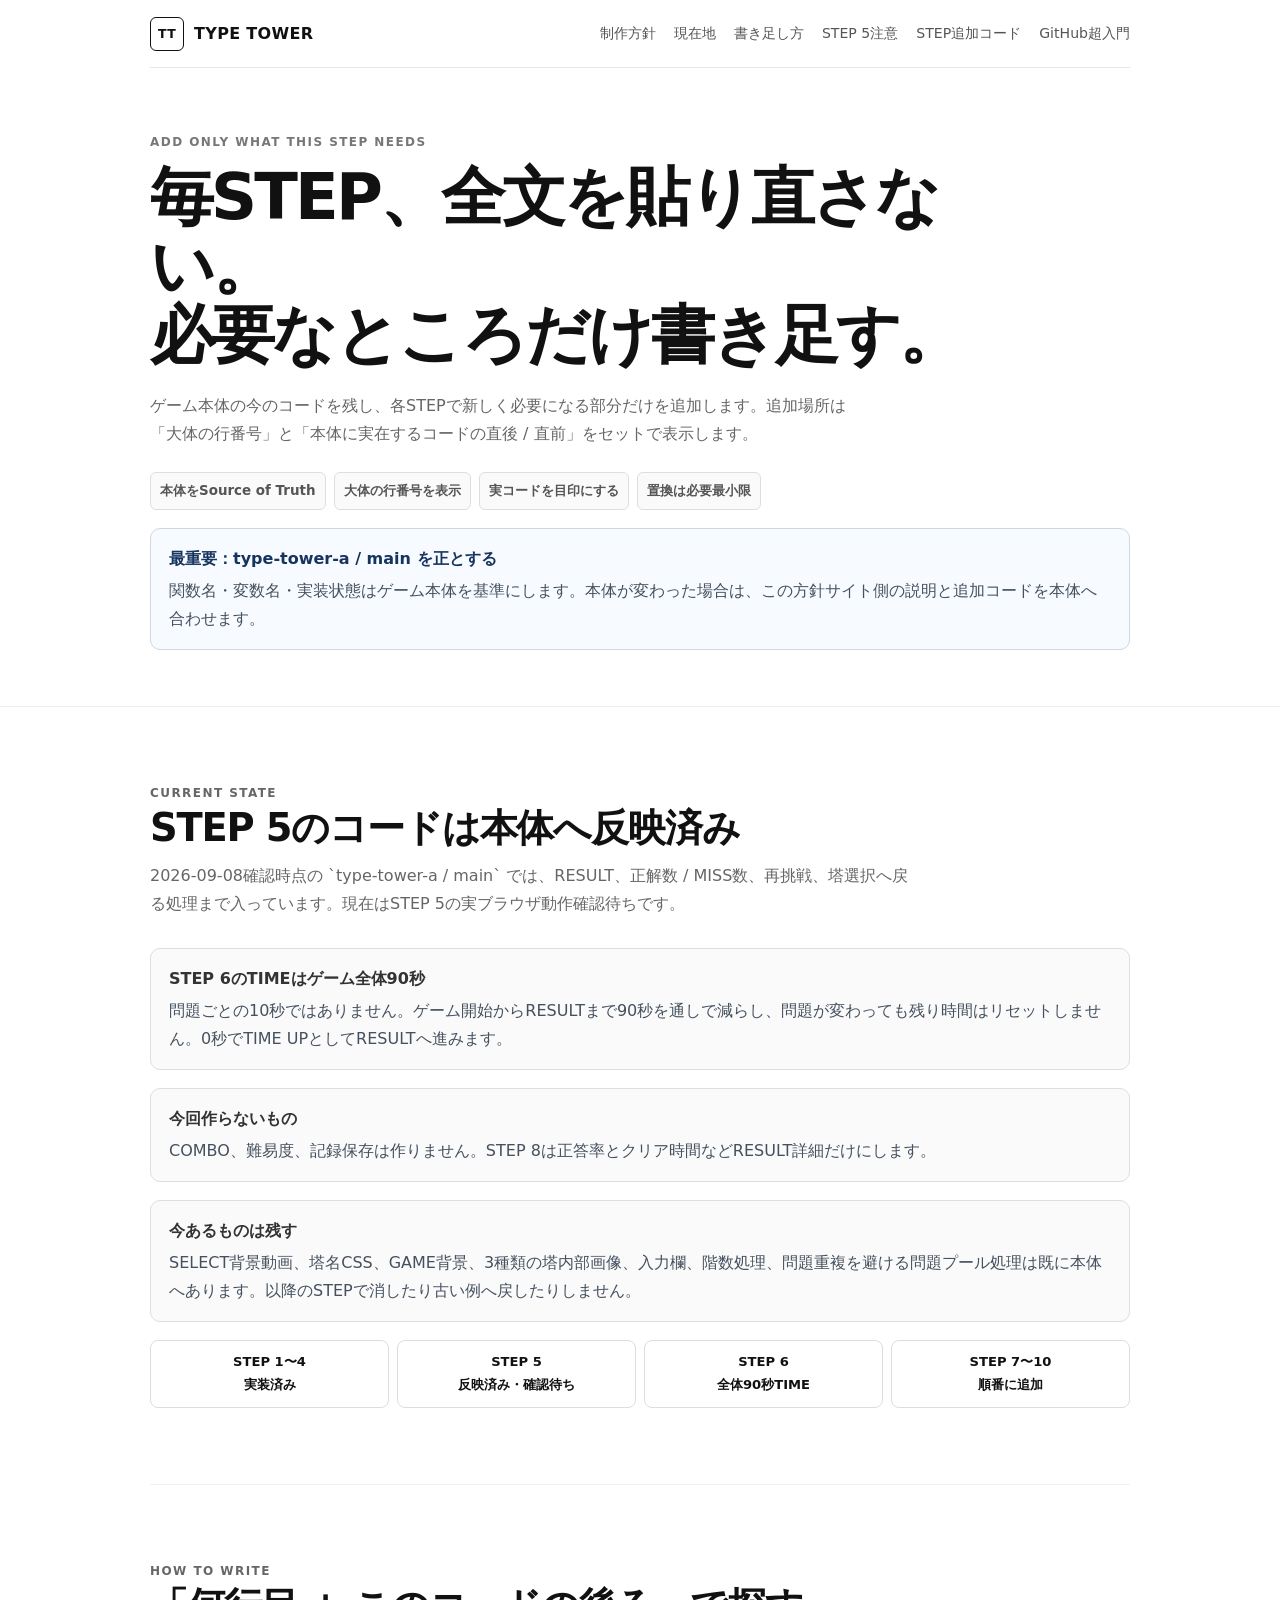
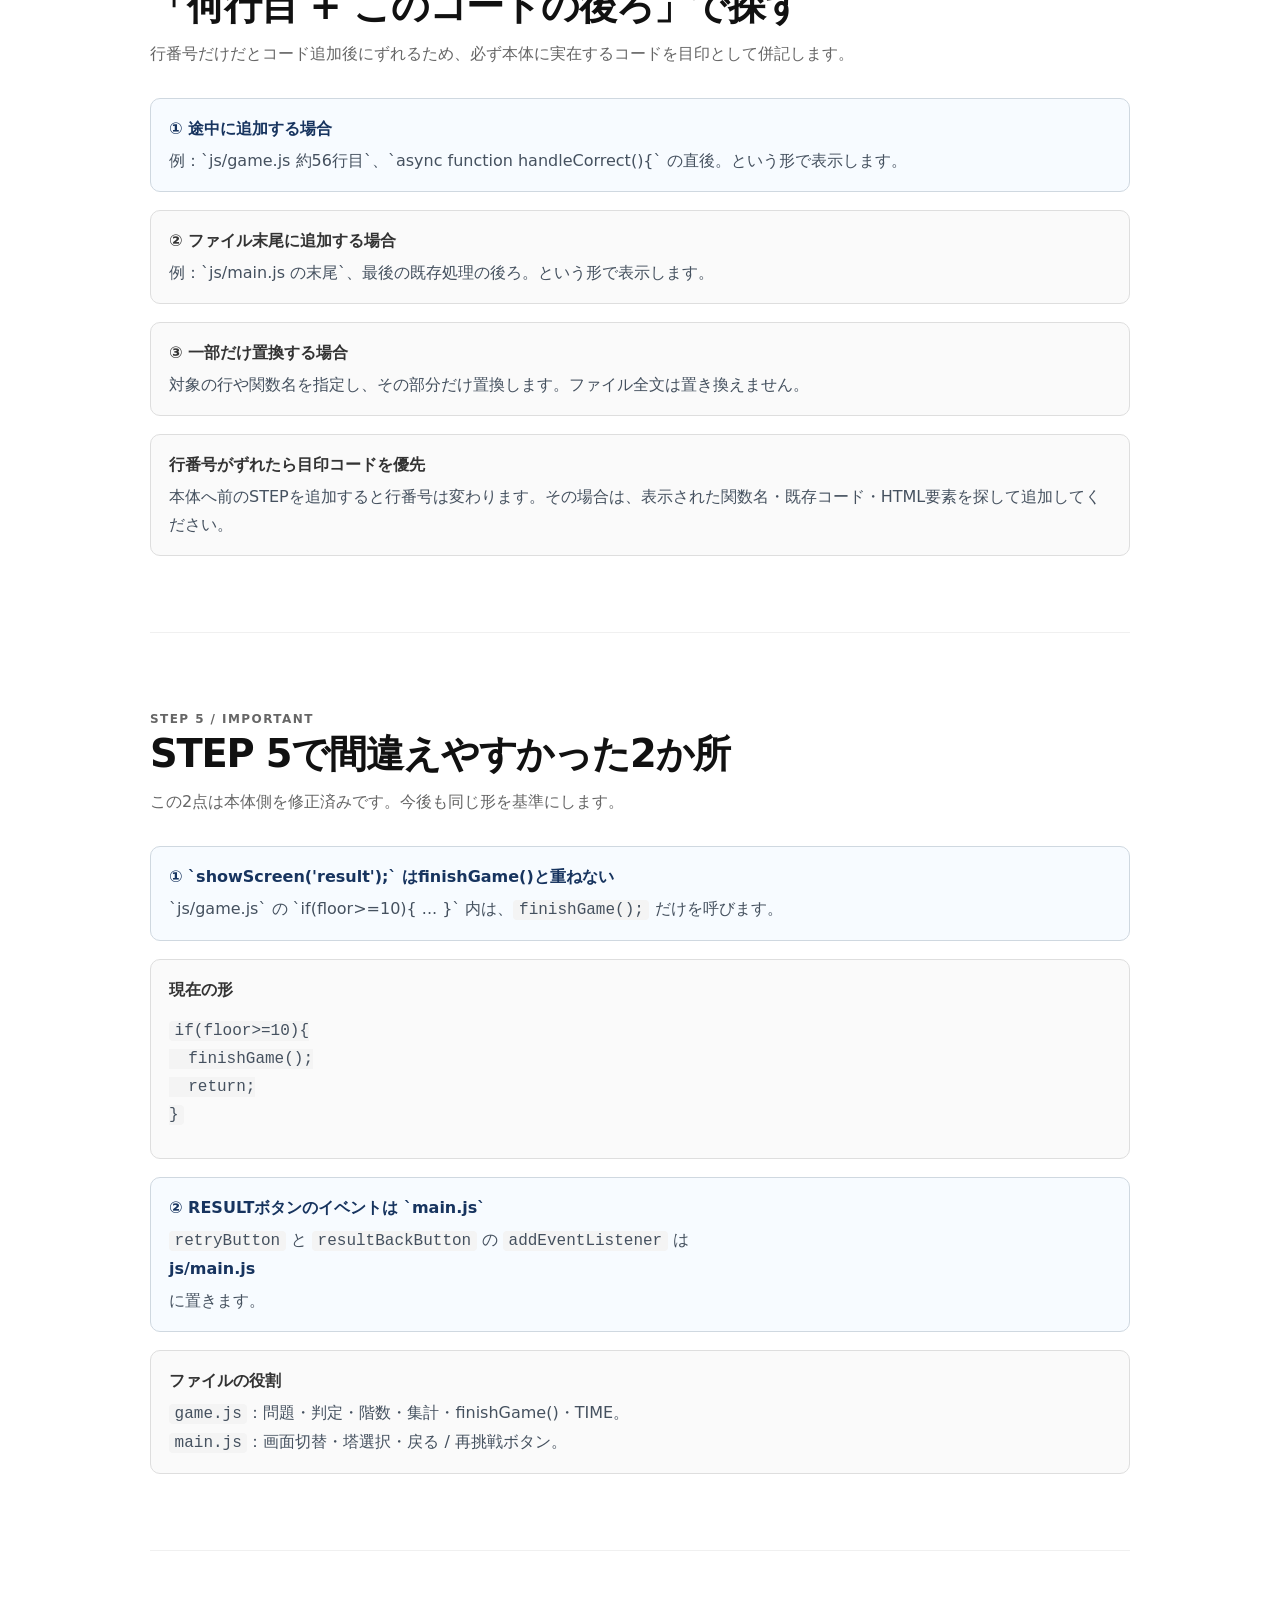
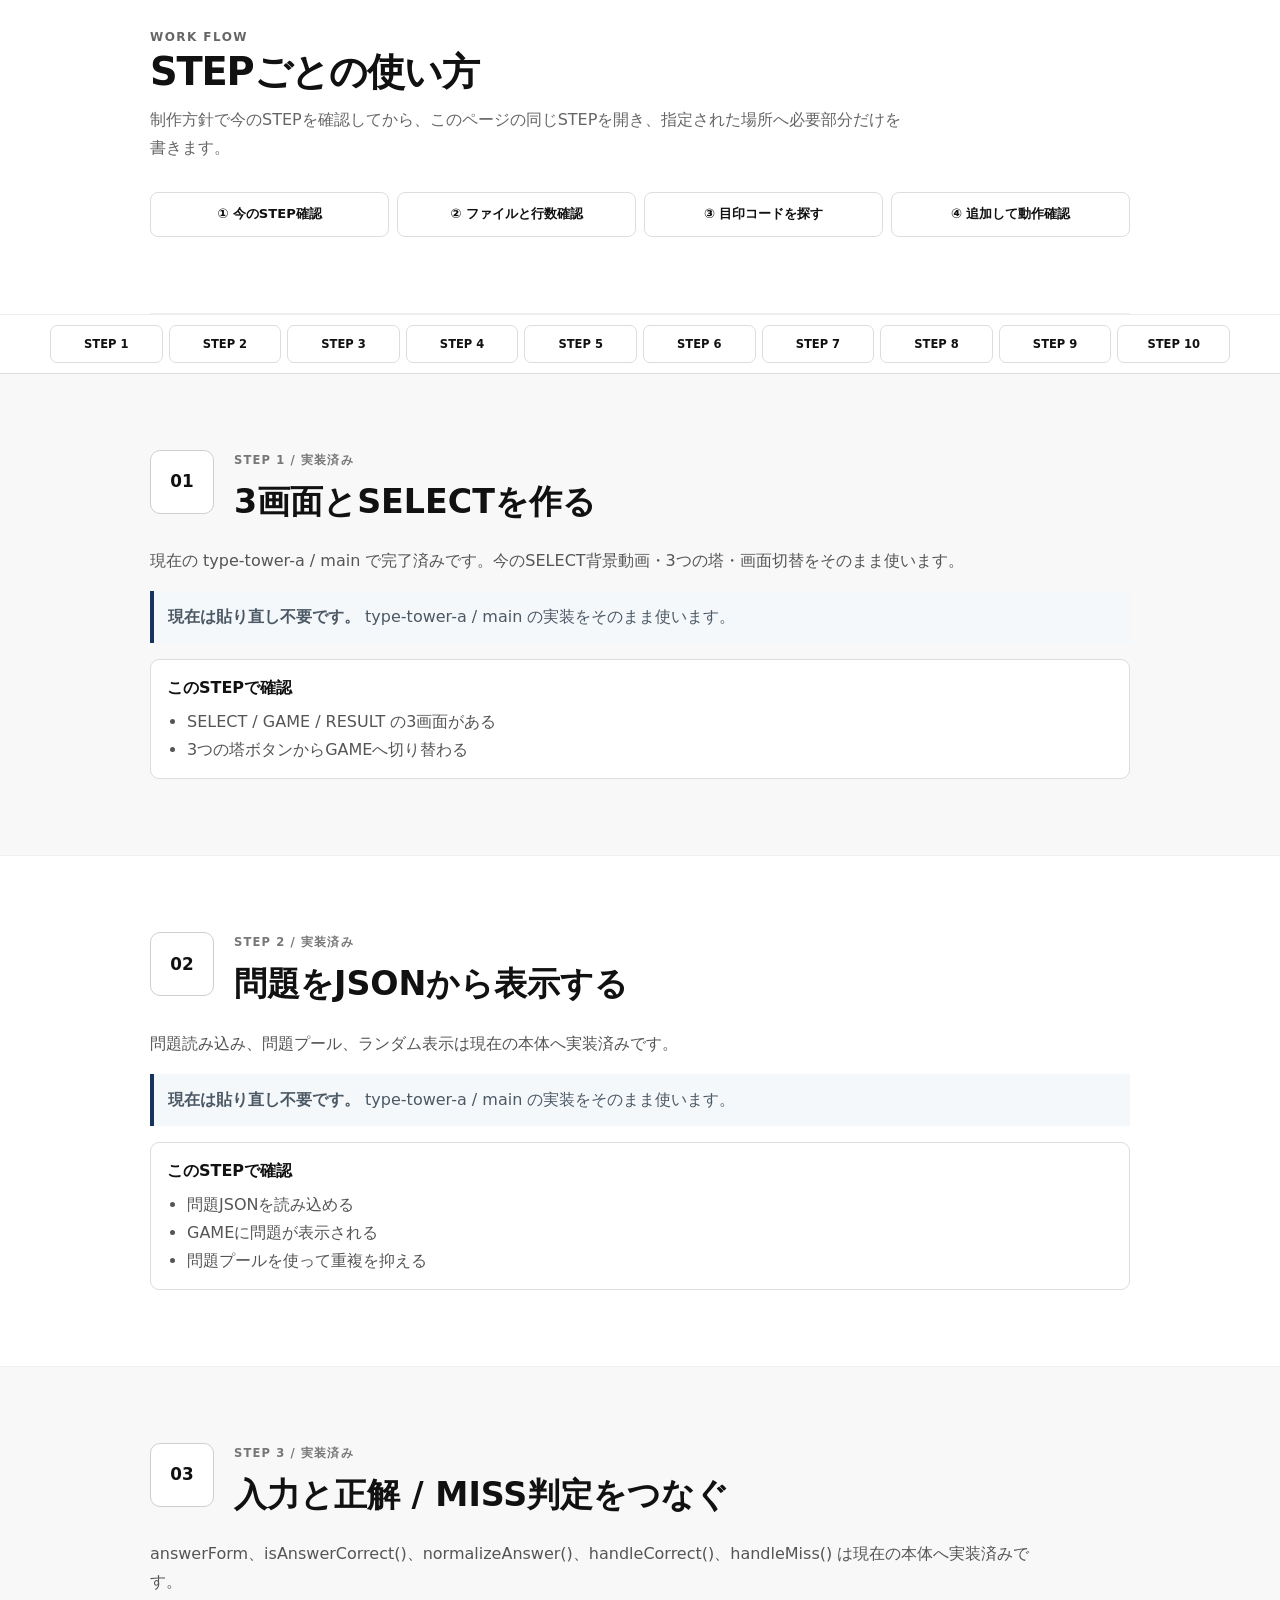
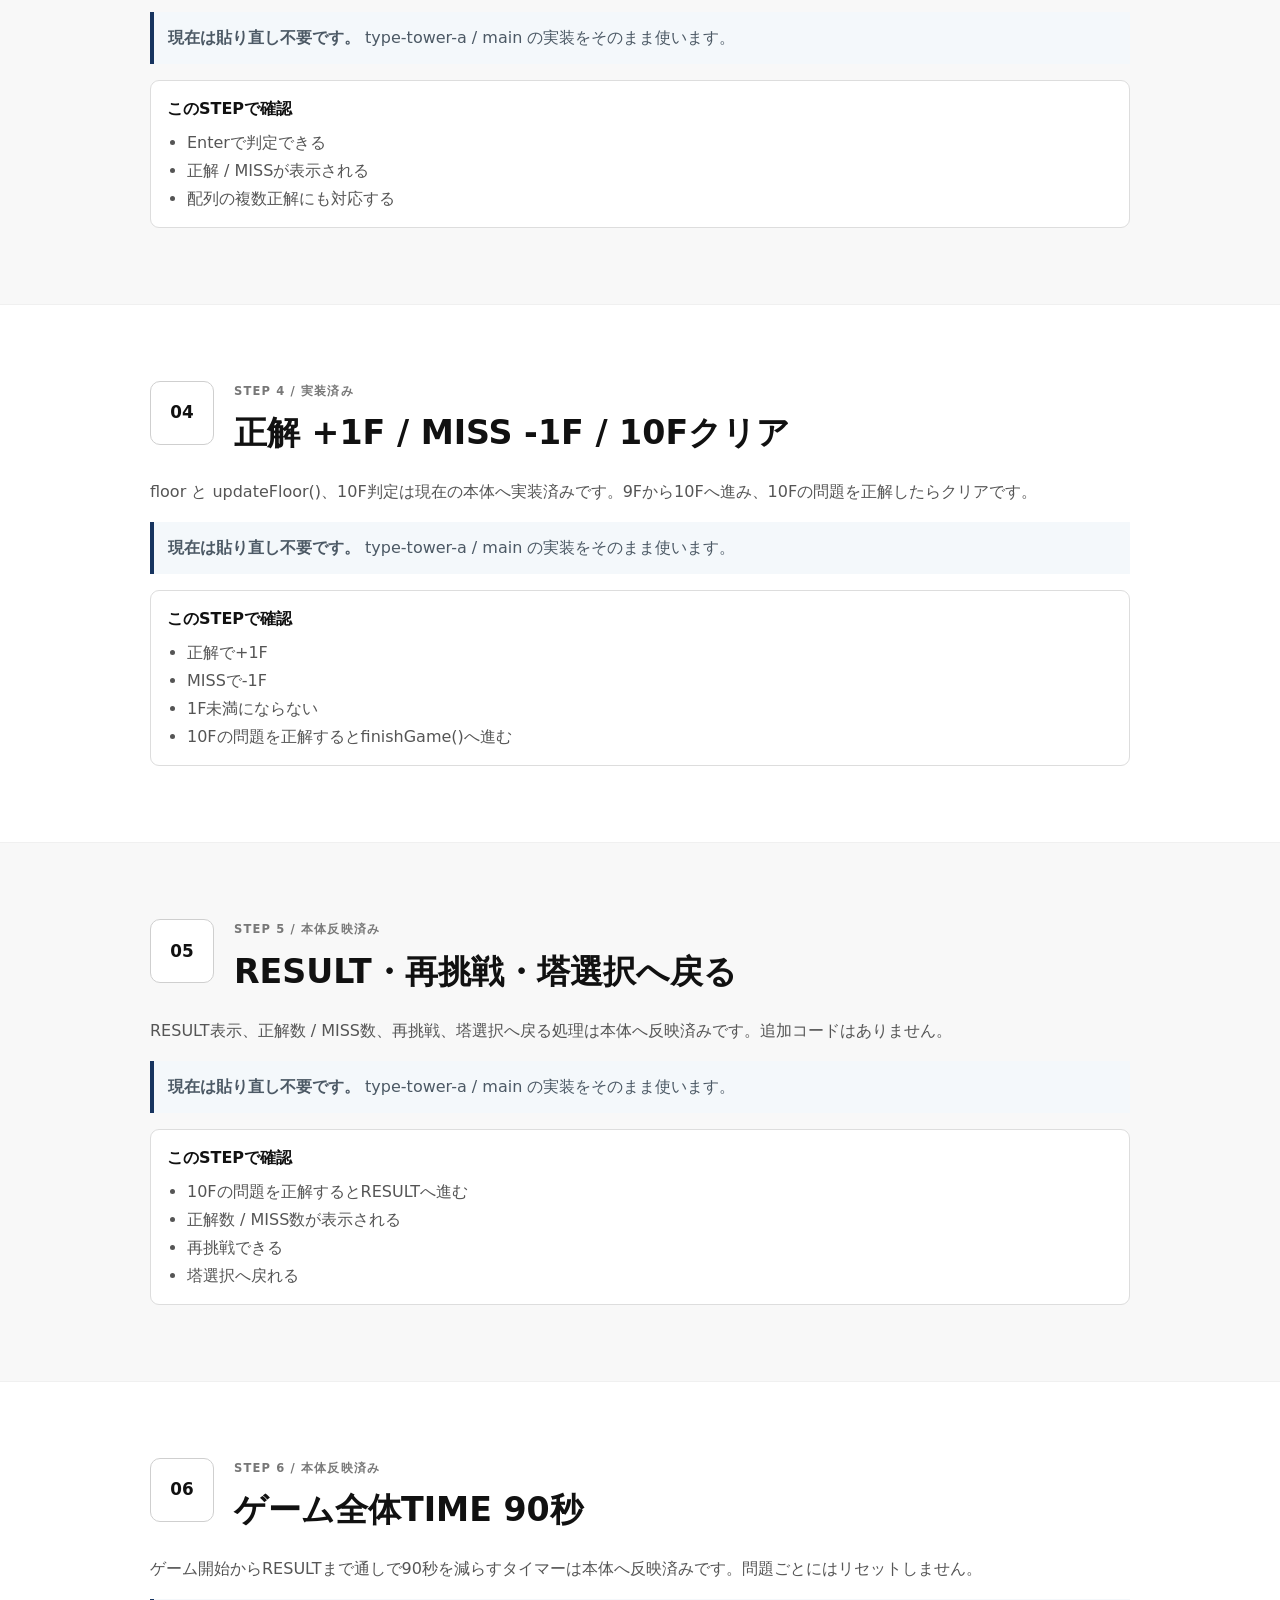
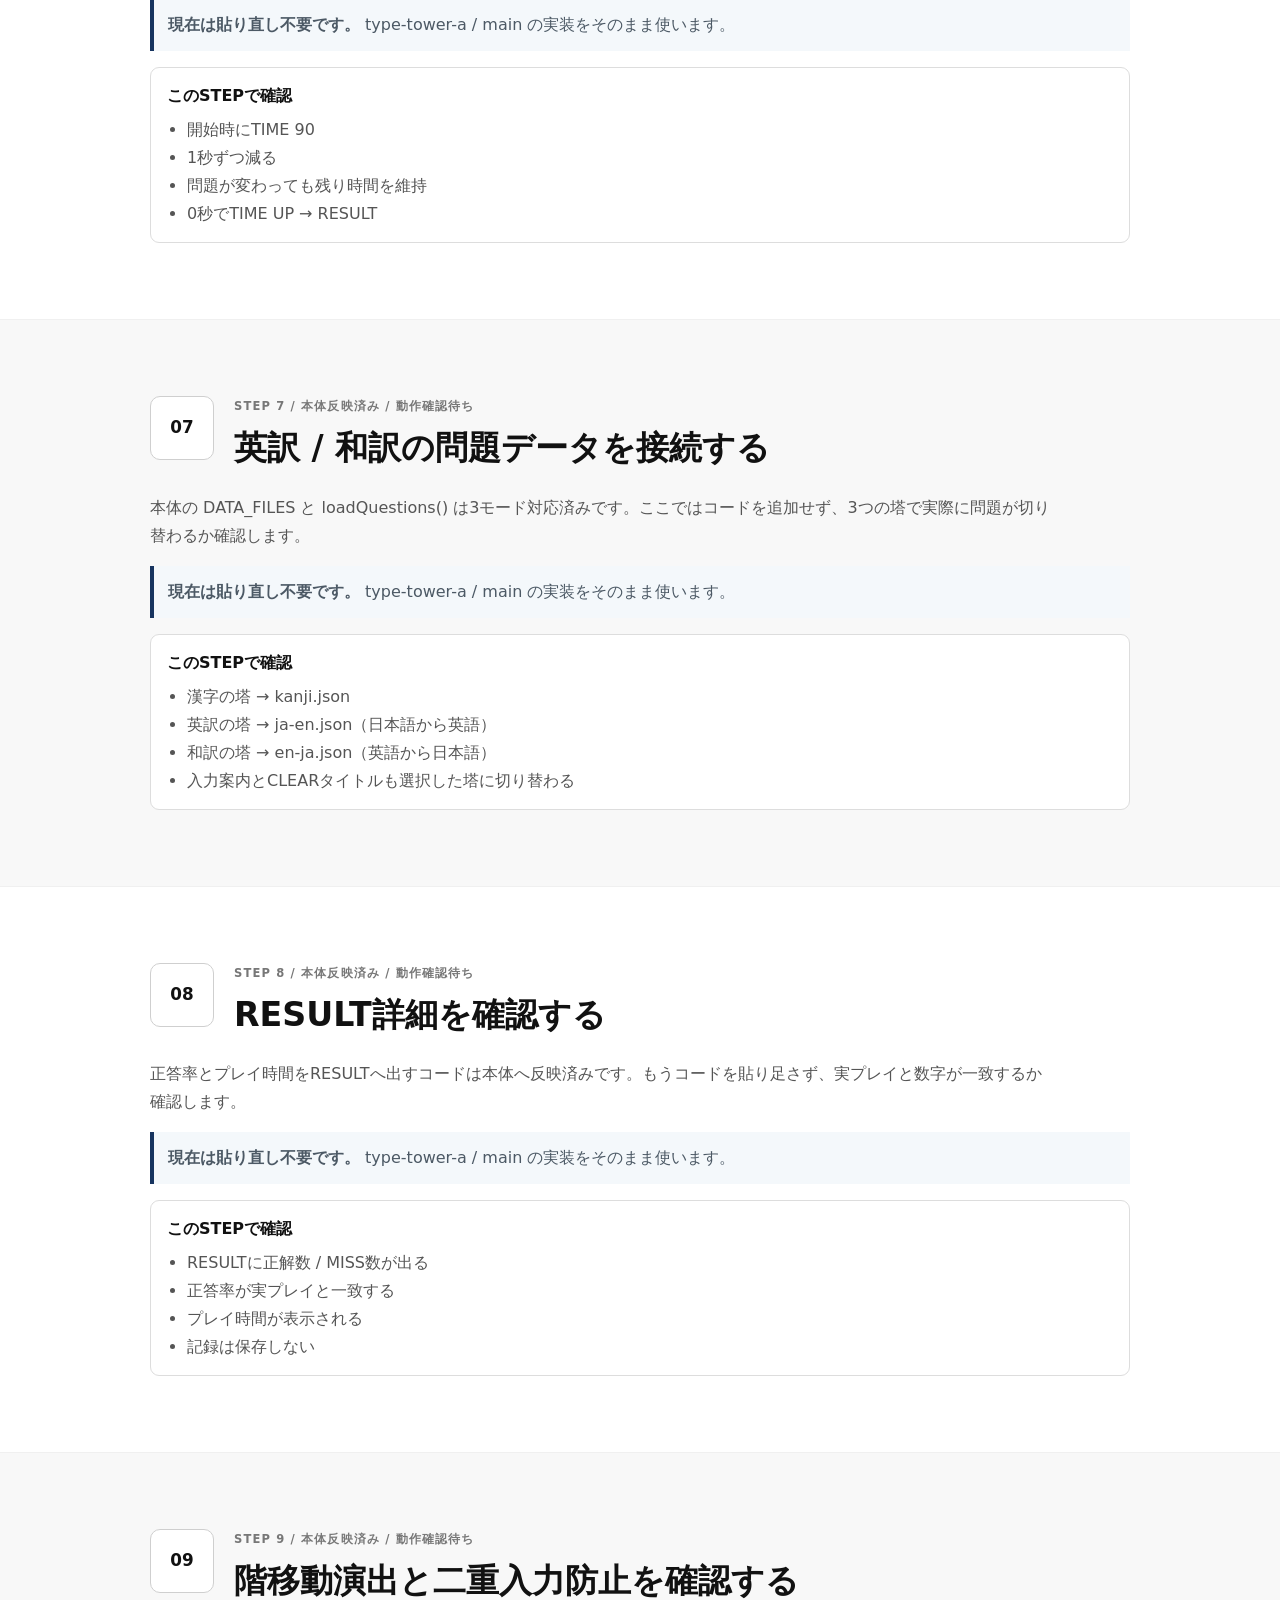
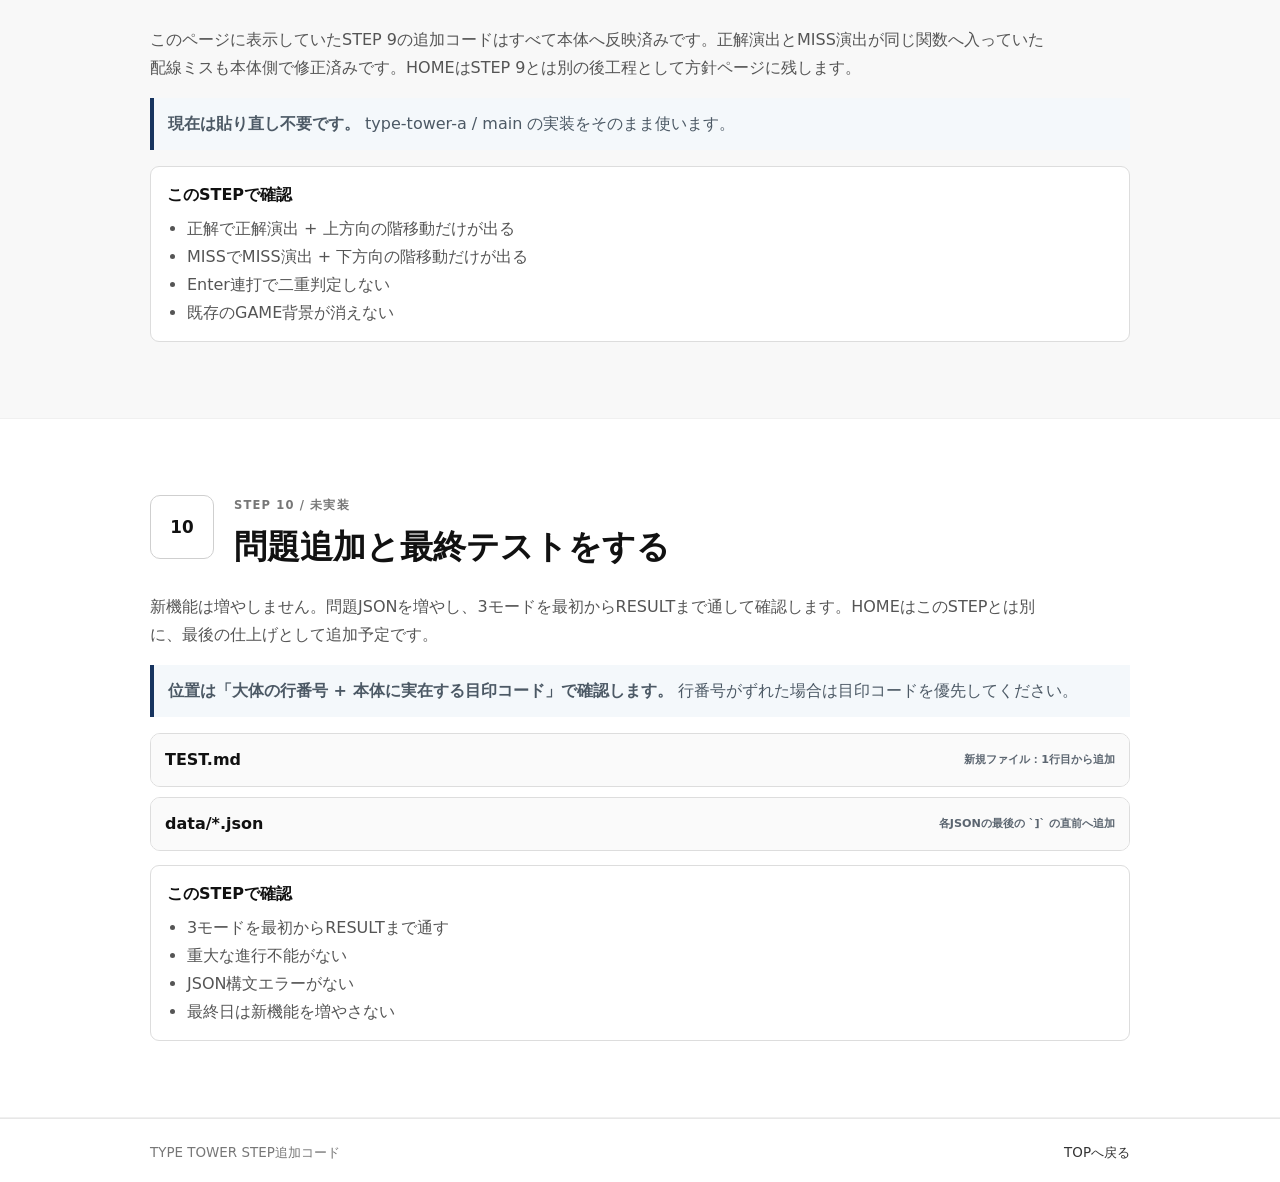
<file: code.html>
<!doctype html>
<html lang="ja">
<head>
  <meta charset="utf-8">
  <meta name="viewport" content="width=device-width, initial-scale=1">
  <meta name="theme-color" content="#ffffff">
  <title>TYPE TOWER | STEP追加コード</title>
  <link rel="stylesheet" href="styles.css">
  <link rel="stylesheet" href="build-example.css">
  <link rel="stylesheet" href="build-example-full.css">
</head>
<body>
  <header class="example-header" id="top">
    <nav class="nav wrap" aria-label="STEP追加コードナビゲーション">
      <a class="brand" href="index.html"><span class="brand-mark">TT</span><span>TYPE TOWER</span></a>
      <div class="nav-links">
        <a href="index.html">制作方針</a>
        <a href="#currentState">現在地</a>
        <a href="#writeRule">書き足し方</a>
        <a href="#step5Important">STEP 5注意</a>
        <a href="#fullExampleApp" aria-current="page">STEP追加コード</a>
        <a href="github-guide.html">GitHub超入門</a>
      </div>
    </nav>

    <div class="wrap example-hero">
      <p class="eyebrow">ADD ONLY WHAT THIS STEP NEEDS</p>
      <h1>毎STEP、全文を貼り直さない。<br><span>必要なところだけ書き足す。</span></h1>
      <p class="lead">ゲーム本体の今のコードを残し、各STEPで新しく必要になる部分だけを追加します。追加場所は「大体の行番号」と「本体に実在するコードの直後 / 直前」をセットで表示します。</p>
      <div class="example-summary">
        <span>本体をSource of Truth</span>
        <span>大体の行番号を表示</span>
        <span>実コードを目印にする</span>
        <span>置換は必要最小限</span>
      </div>
      <div class="source-rule">
        <strong>最重要：type-tower-a / main を正とする</strong>
        <p>関数名・変数名・実装状態はゲーム本体を基準にします。本体が変わった場合は、この方針サイト側の説明と追加コードを本体へ合わせます。</p>
      </div>
    </div>
  </header>

  <main>
    <section class="section wrap" id="currentState">
      <div class="section-head">
        <p class="eyebrow">CURRENT STATE</p>
        <h2>STEP 5のコードは本体へ反映済み</h2>
        <p>2026-09-08確認時点の `type-tower-a / main` では、RESULT、正解数 / MISS数、再挑戦、塔選択へ戻る処理まで入っています。現在はSTEP 5の実ブラウザ動作確認待ちです。</p>
      </div>

      <div class="source-rule secondary">
        <strong>STEP 6のTIMEはゲーム全体90秒</strong>
        <p>問題ごとの10秒ではありません。ゲーム開始からRESULTまで90秒を通しで減らし、問題が変わっても残り時間はリセットしません。0秒でTIME UPとしてRESULTへ進みます。</p>
      </div>

      <div class="source-rule secondary">
        <strong>今回作らないもの</strong>
        <p>COMBO、難易度、記録保存は作りません。STEP 8は正答率とクリア時間などRESULT詳細だけにします。</p>
      </div>

      <div class="source-rule secondary">
        <strong>今あるものは残す</strong>
        <p>SELECT背景動画、塔名CSS、GAME背景、3種類の塔内部画像、入力欄、階数処理、問題重複を避ける問題プール処理は既に本体へあります。以降のSTEPで消したり古い例へ戻したりしません。</p>
      </div>

      <div class="full-flow">
        <span>STEP 1〜4<br>実装済み</span>
        <span>STEP 5<br>反映済み・確認待ち</span>
        <span>STEP 6<br>全体90秒TIME</span>
        <span>STEP 7〜10<br>順番に追加</span>
      </div>
    </section>

    <section class="section wrap" id="writeRule">
      <div class="section-head">
        <p class="eyebrow">HOW TO WRITE</p>
        <h2>「何行目 + このコードの後ろ」で探す</h2>
        <p>行番号だけだとコード追加後にずれるため、必ず本体に実在するコードを目印として併記します。</p>
      </div>

      <div class="source-rule">
        <strong>① 途中に追加する場合</strong>
        <p>例：`js/game.js 約56行目`、`async function handleCorrect(){` の直後。という形で表示します。</p>
      </div>
      <div class="source-rule secondary">
        <strong>② ファイル末尾に追加する場合</strong>
        <p>例：`js/main.js の末尾`、最後の既存処理の後ろ。という形で表示します。</p>
      </div>
      <div class="source-rule secondary">
        <strong>③ 一部だけ置換する場合</strong>
        <p>対象の行や関数名を指定し、その部分だけ置換します。ファイル全文は置き換えません。</p>
      </div>
      <div class="source-rule secondary">
        <strong>行番号がずれたら目印コードを優先</strong>
        <p>本体へ前のSTEPを追加すると行番号は変わります。その場合は、表示された関数名・既存コード・HTML要素を探して追加してください。</p>
      </div>
    </section>

    <section class="section wrap" id="step5Important">
      <div class="section-head">
        <p class="eyebrow">STEP 5 / IMPORTANT</p>
        <h2>STEP 5で間違えやすかった2か所</h2>
        <p>この2点は本体側を修正済みです。今後も同じ形を基準にします。</p>
      </div>

      <div class="source-rule">
        <strong>① `showScreen('result');` はfinishGame()と重ねない</strong>
        <p>`js/game.js` の `if(floor&gt;=10){ ... }` 内は、<code>finishGame();</code> だけを呼びます。</p>
      </div>
      <div class="source-rule secondary">
        <strong>現在の形</strong>
        <pre><code>if(floor&gt;=10){
  finishGame();
  return;
}</code></pre>
      </div>

      <div class="source-rule">
        <strong>② RESULTボタンのイベントは `main.js`</strong>
        <p><code>retryButton</code> と <code>resultBackButton</code> の <code>addEventListener</code> は <strong>js/main.js</strong> に置きます。</p>
      </div>
      <div class="source-rule secondary">
        <strong>ファイルの役割</strong>
        <p><code>game.js</code>：問題・判定・階数・集計・finishGame()・TIME。<br><code>main.js</code>：画面切替・塔選択・戻る / 再挑戦ボタン。</p>
      </div>
    </section>

    <section class="section wrap">
      <div class="section-head">
        <p class="eyebrow">WORK FLOW</p>
        <h2>STEPごとの使い方</h2>
        <p>制作方針で今のSTEPを確認してから、このページの同じSTEPを開き、指定された場所へ必要部分だけを書きます。</p>
      </div>
      <div class="full-flow">
        <span>① 今のSTEP確認</span>
        <span>② ファイルと行数確認</span>
        <span>③ 目印コードを探す</span>
        <span>④ 追加して動作確認</span>
      </div>
    </section>

    <div id="fullExampleApp"></div>
  </main>

  <footer>
    <div class="wrap footer-row"><span>TYPE TOWER STEP追加コード</span><a href="#top">TOPへ戻る</a></div>
  </footer>

  <script src="build-example-full.js"></script>
</body>
</html>
</file>
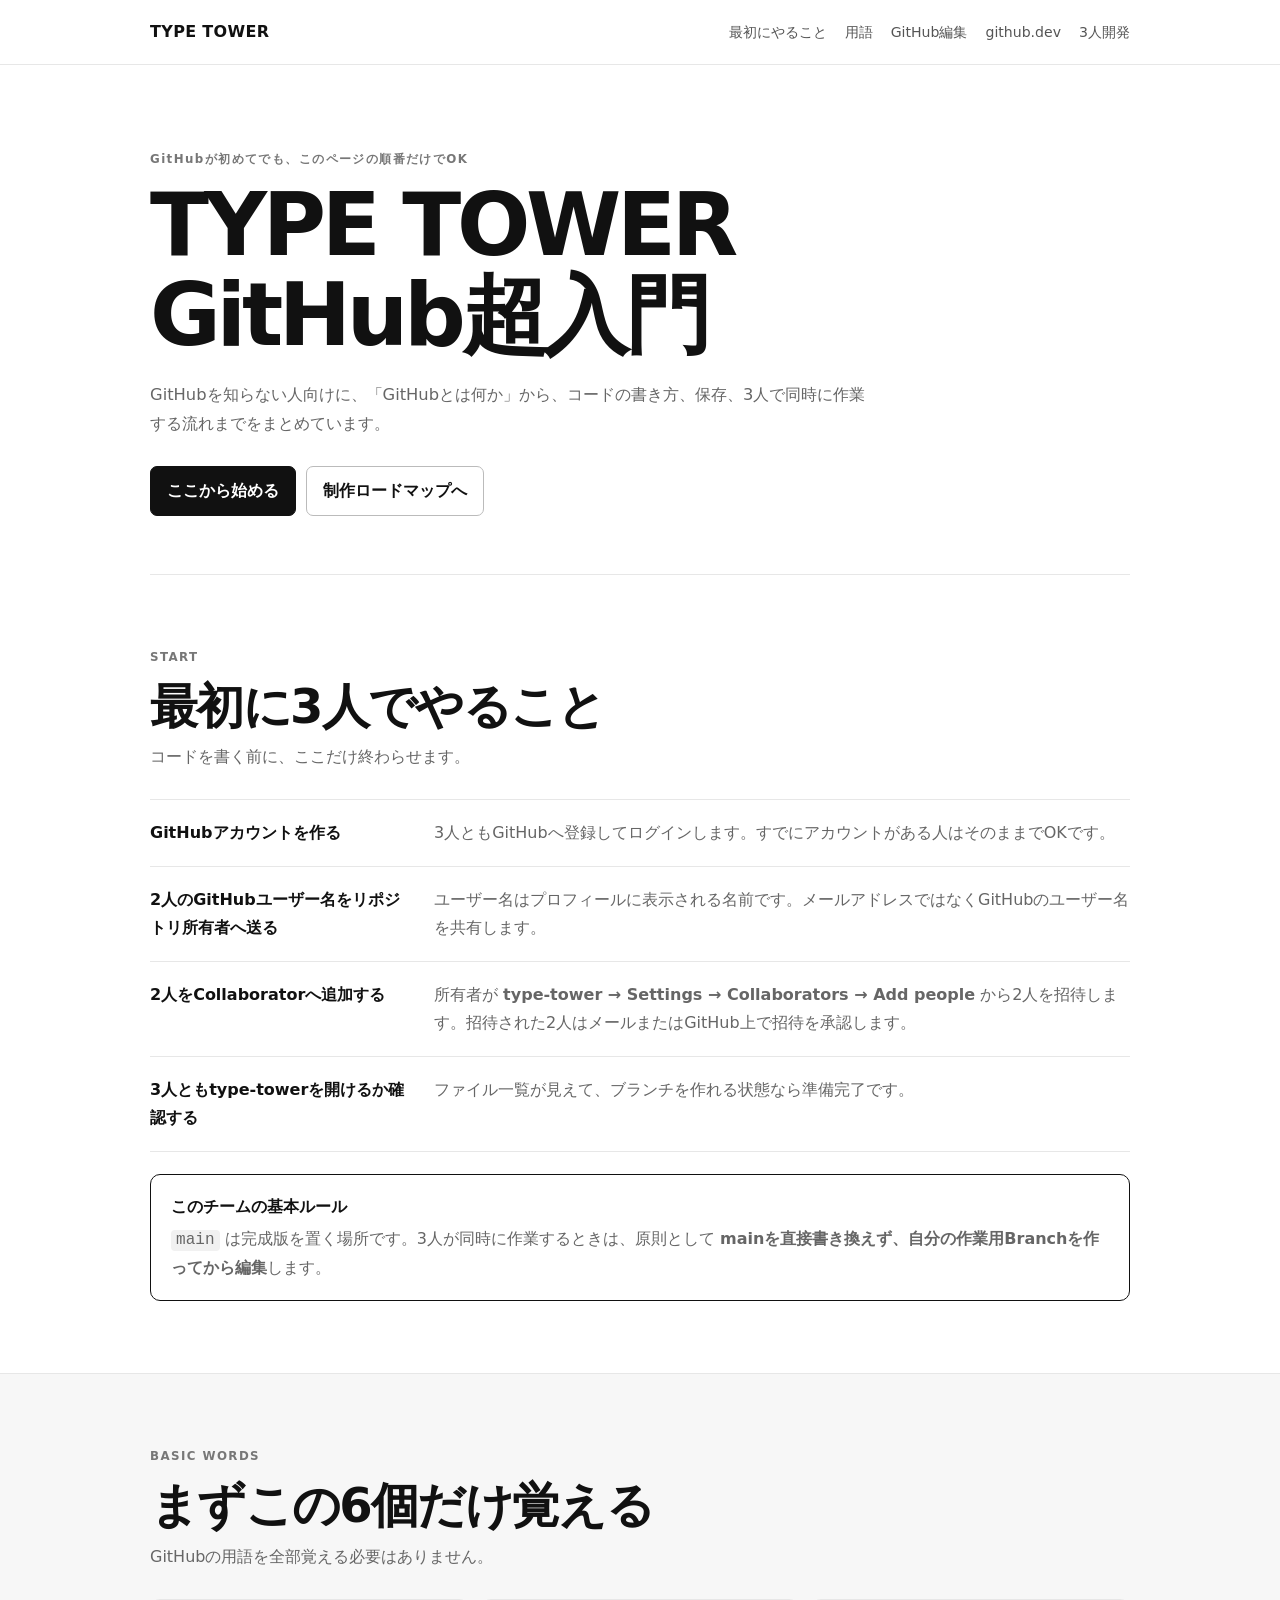
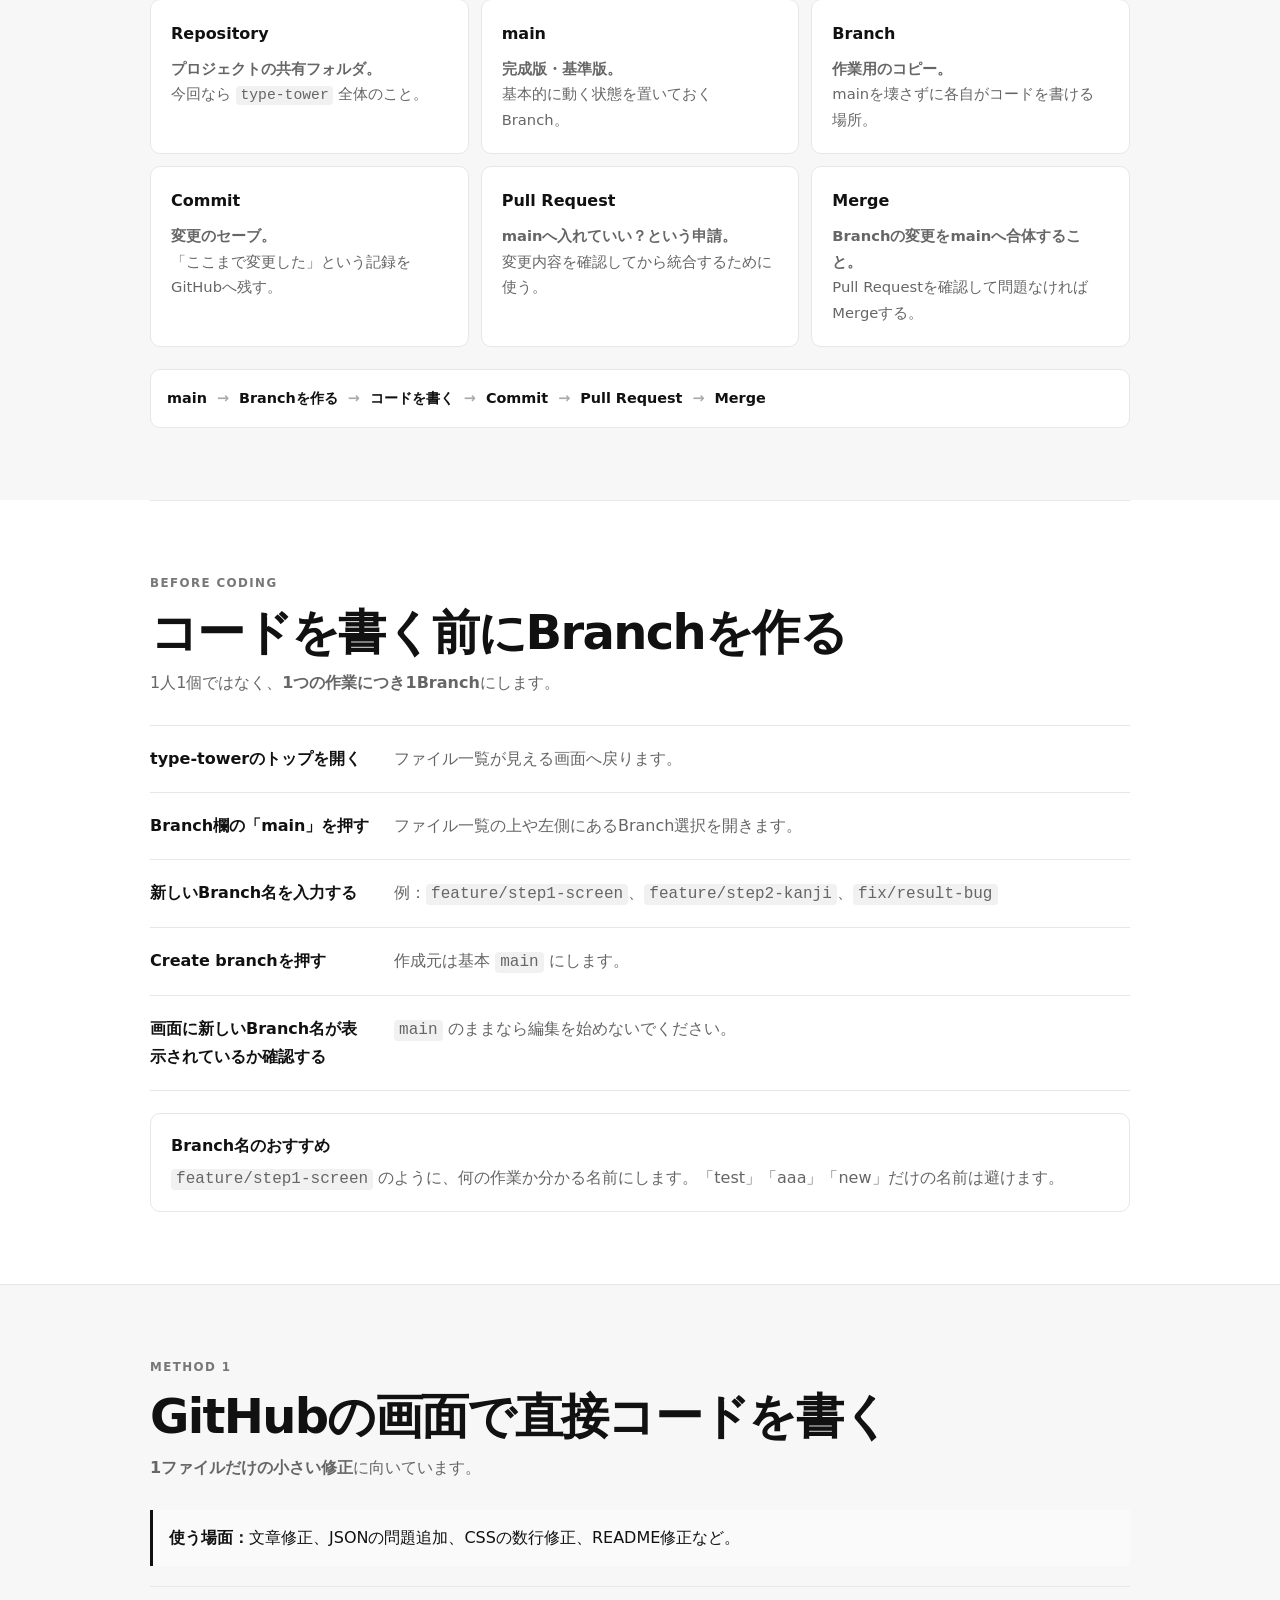
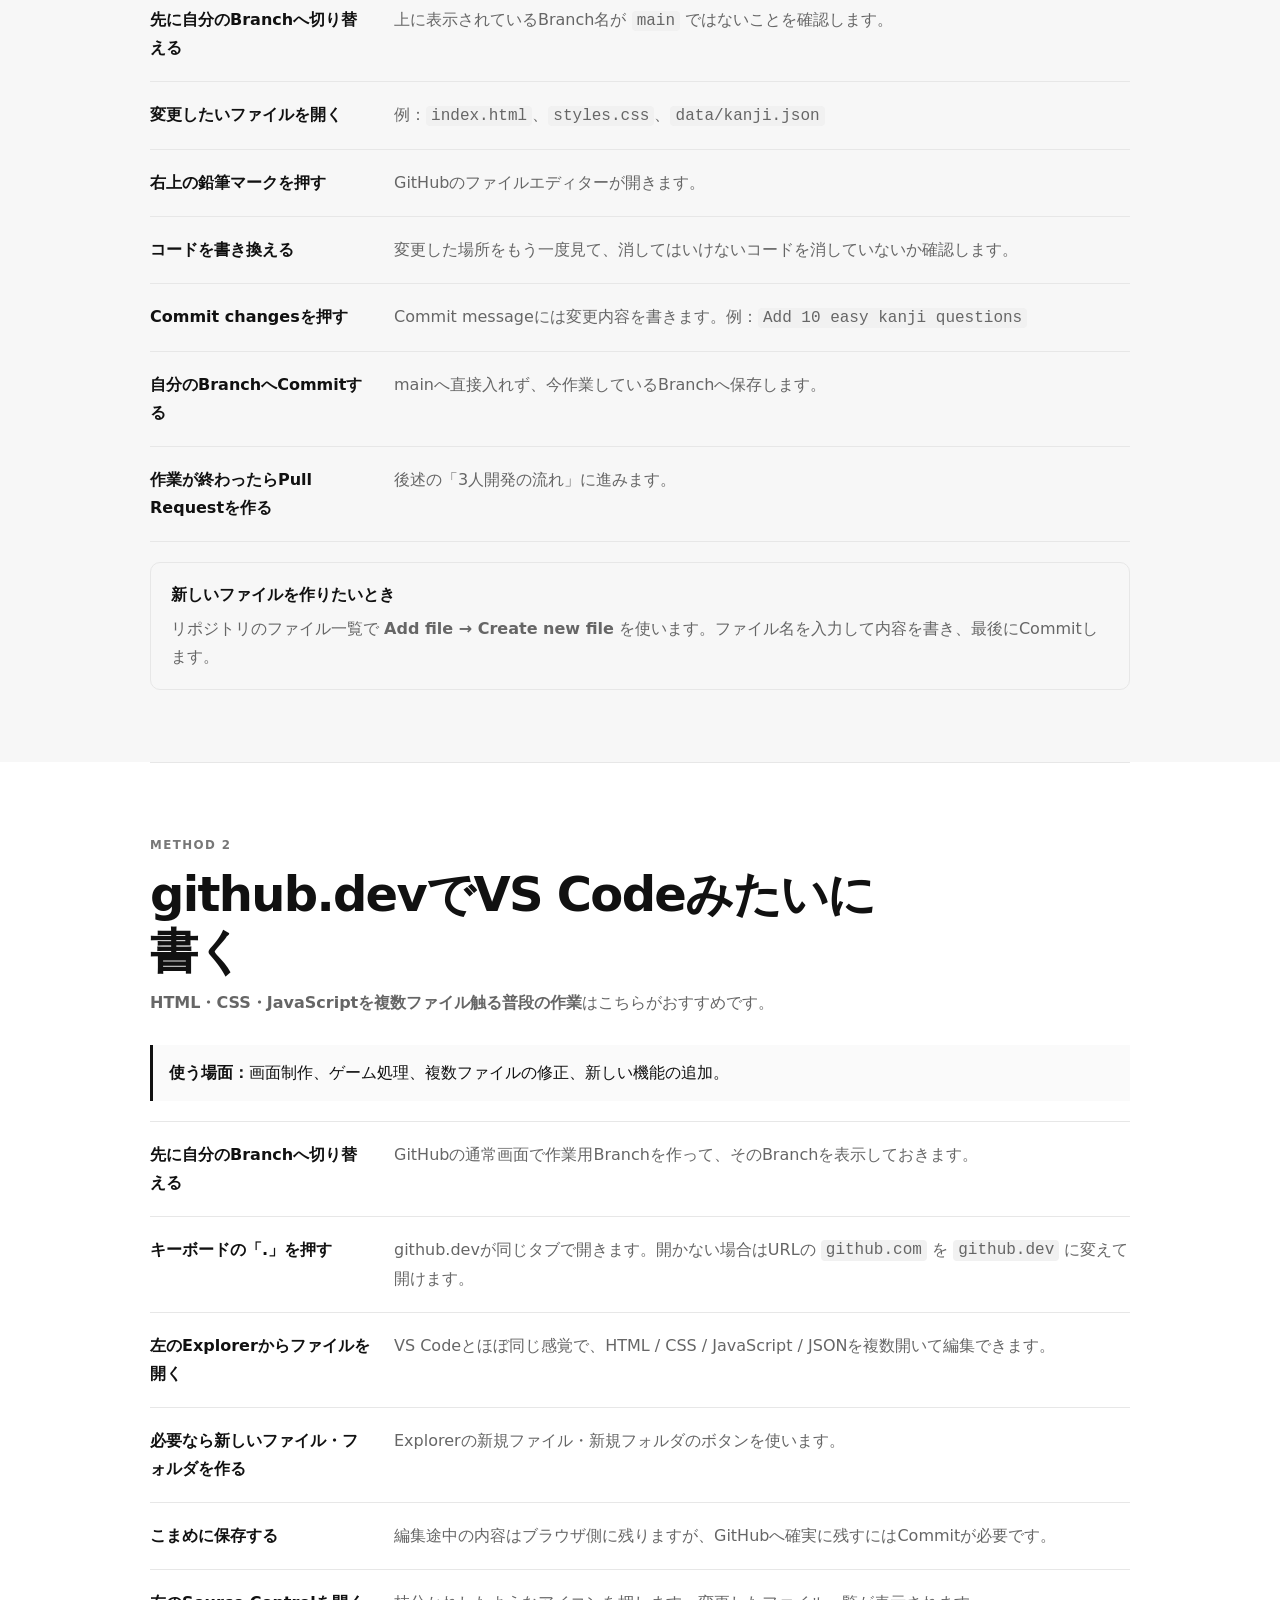
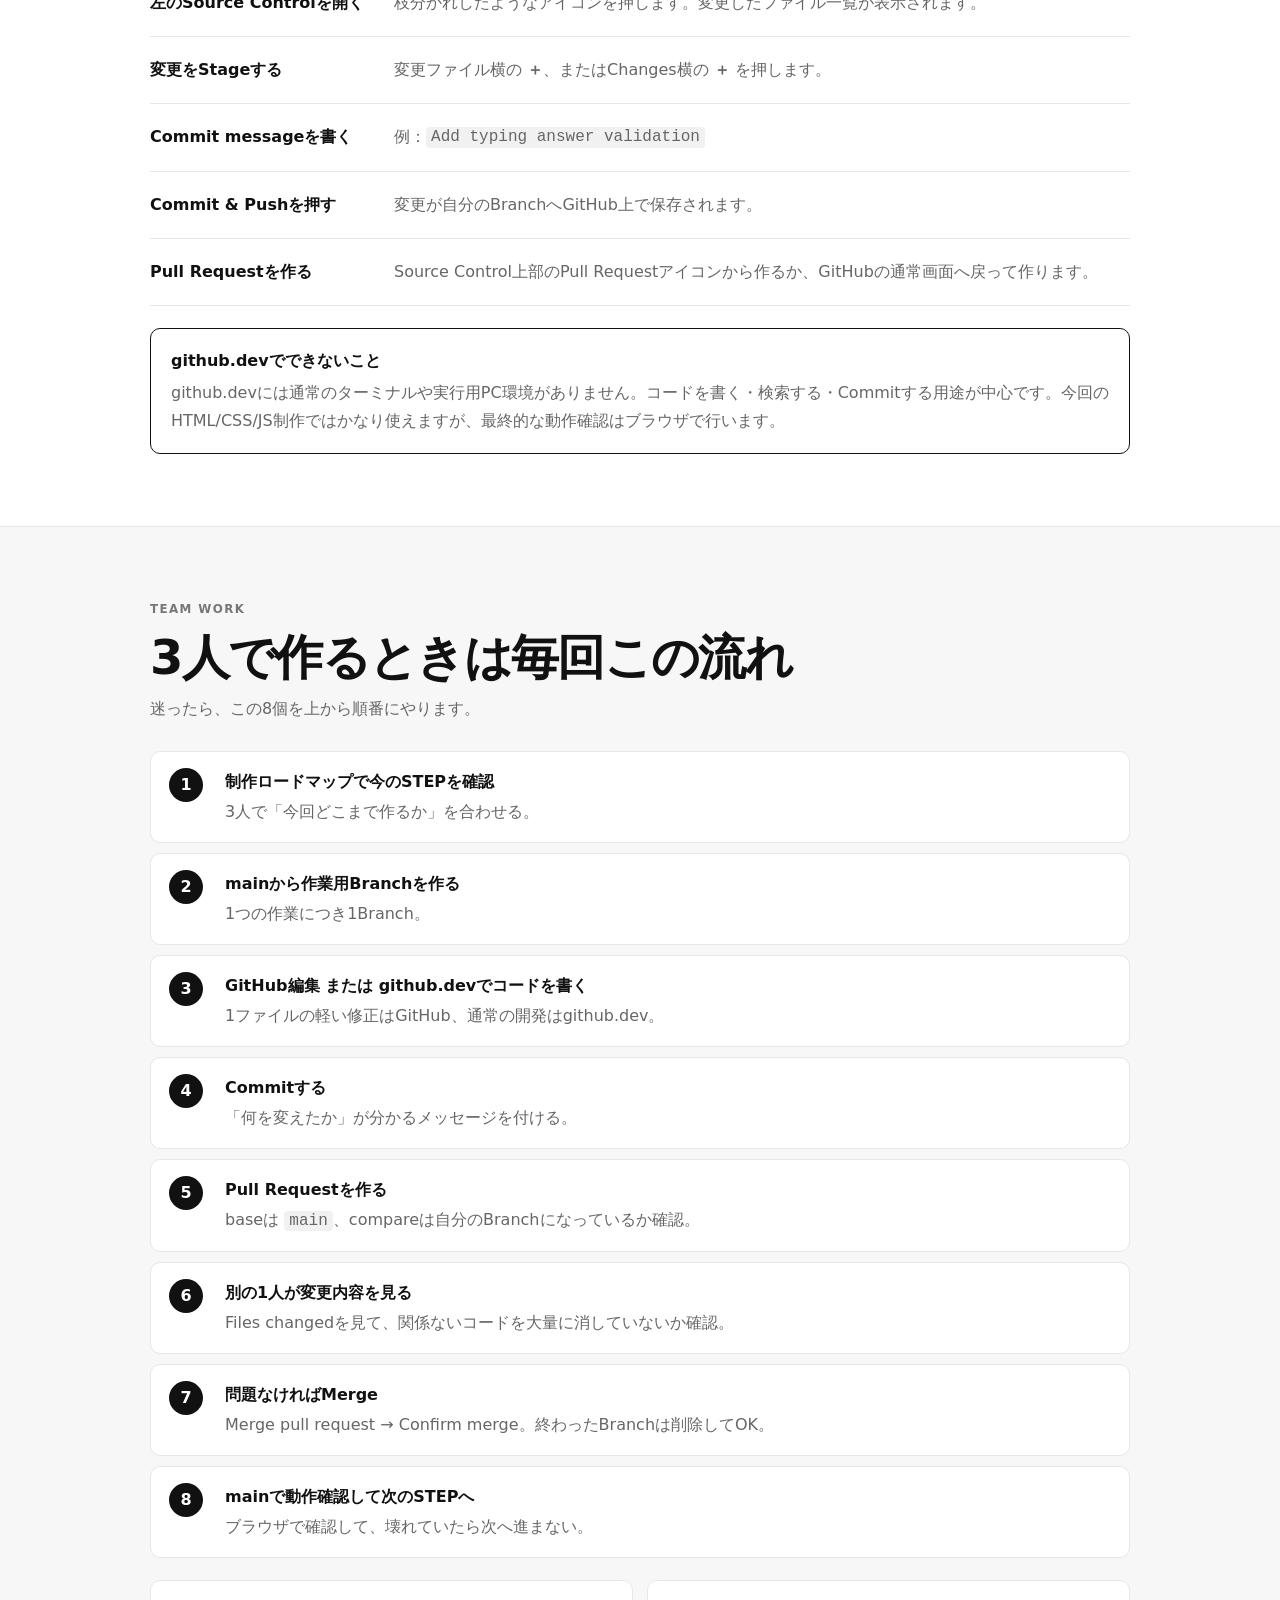
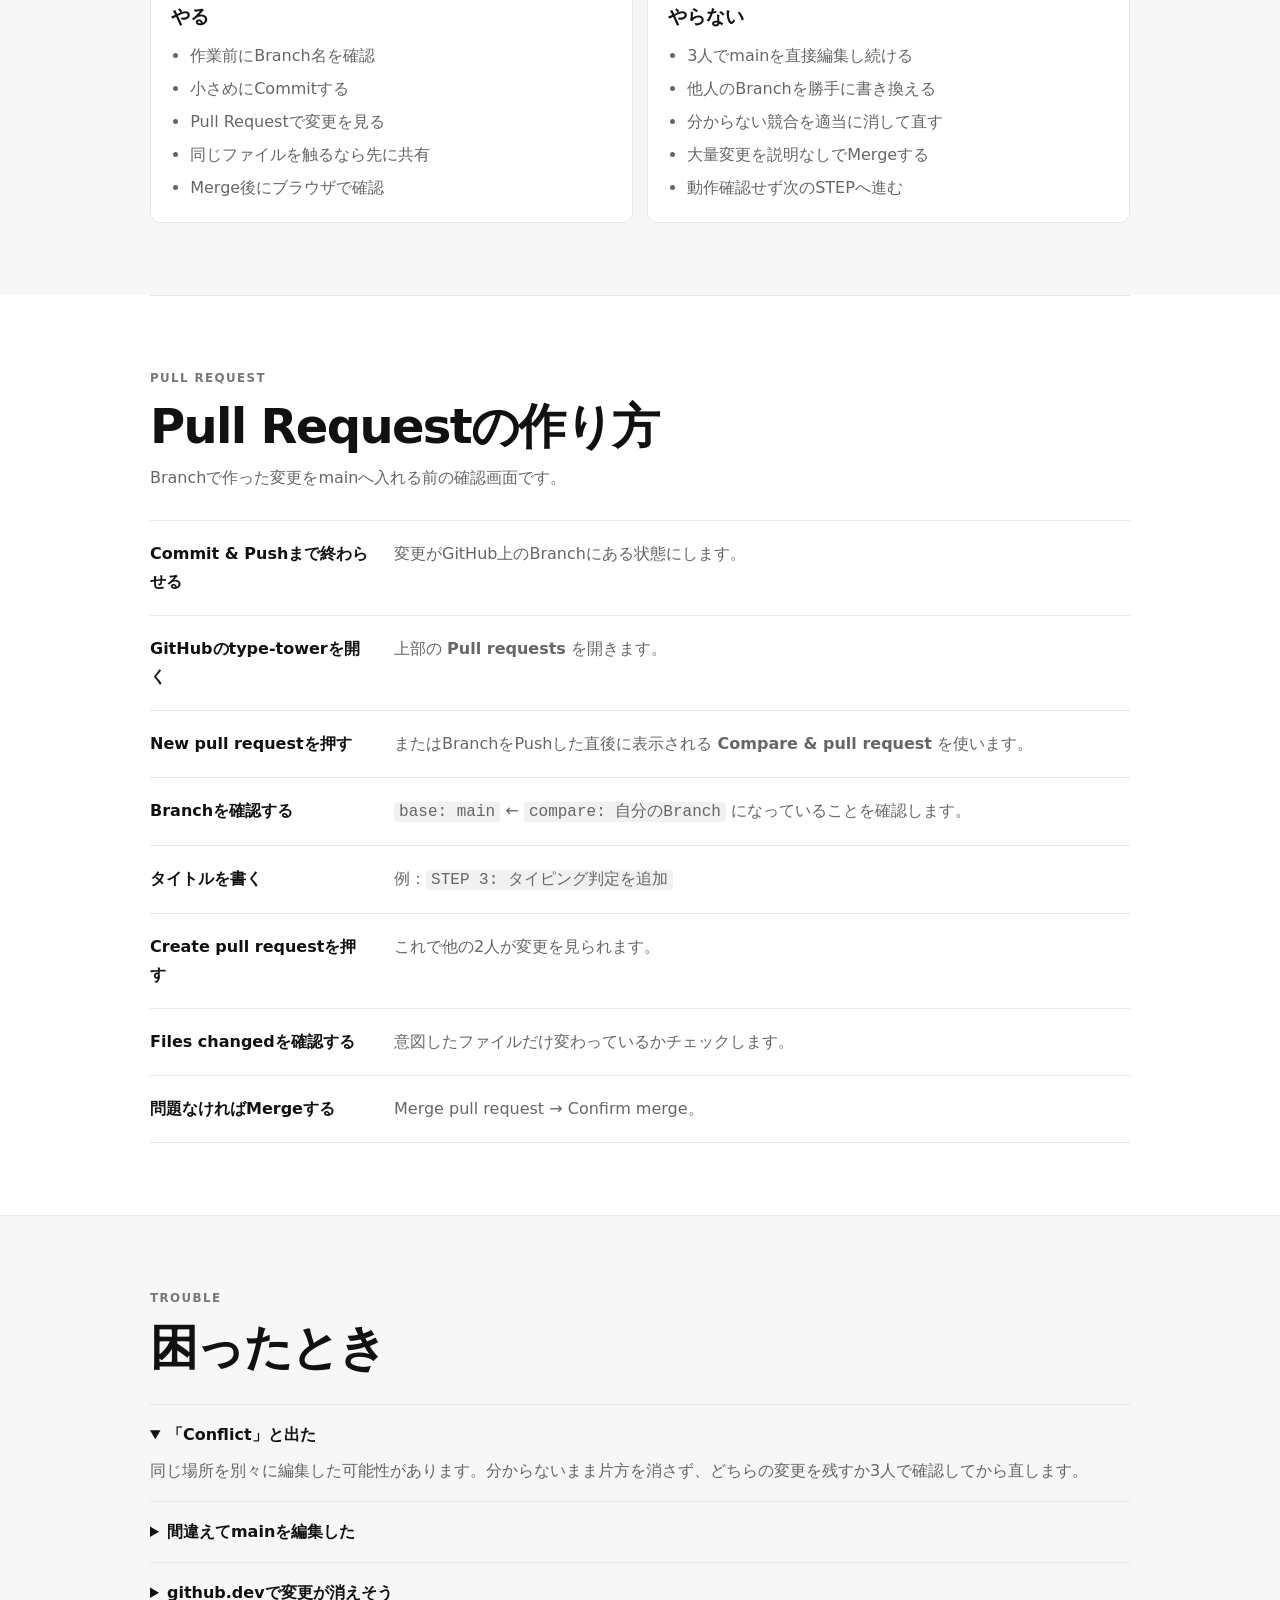
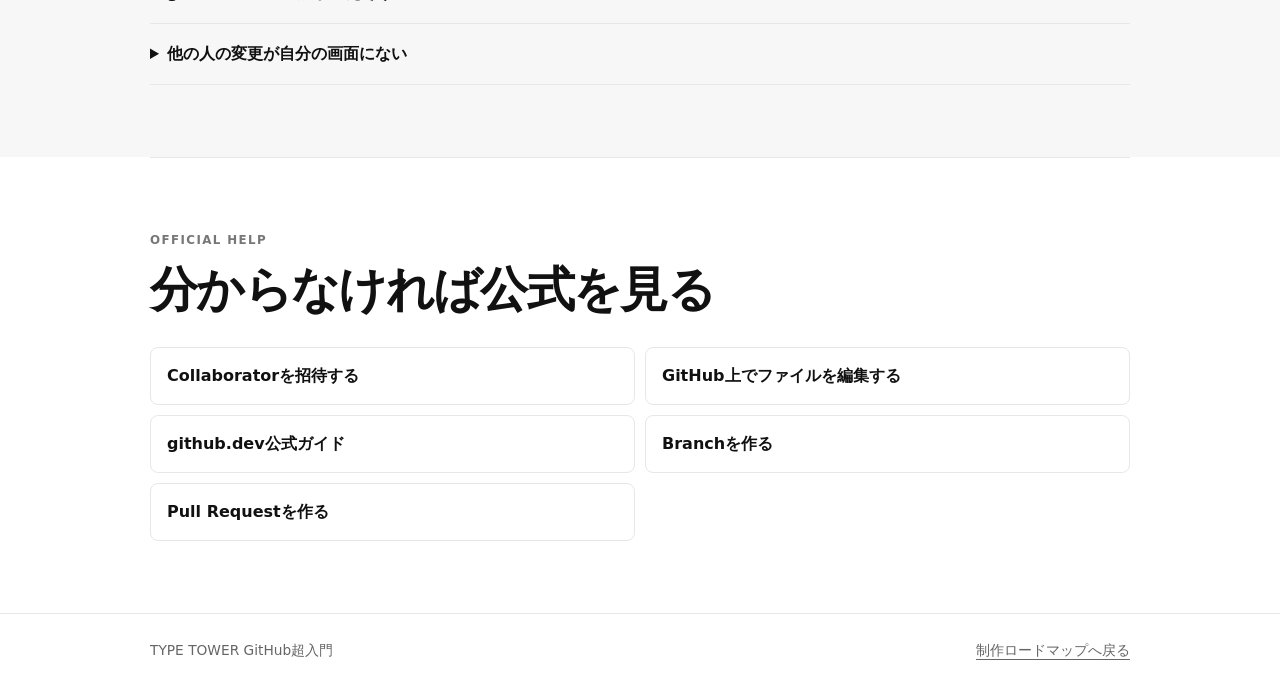
<file: github-guide.html>
<!doctype html>
<html lang="ja">
<head>
  <meta charset="utf-8" />
  <meta name="viewport" content="width=device-width, initial-scale=1" />
  <meta name="theme-color" content="#ffffff" />
  <title>TYPE TOWER | GitHub超入門</title>
  <link rel="stylesheet" href="github-guide.css" />
</head>
<body>
  <header class="site-header">
    <div class="wrap header-inner">
      <a class="brand" href="index.html">TYPE TOWER</a>
      <nav aria-label="ページ内ナビゲーション">
        <a href="#start">最初にやること</a>
        <a href="#words">用語</a>
        <a href="#github-edit">GitHub編集</a>
        <a href="#github-dev">github.dev</a>
        <a href="#team-flow">3人開発</a>
      </nav>
    </div>
  </header>

  <main>
    <section class="hero wrap">
      <p class="kicker">GitHubが初めてでも、このページの順番だけでOK</p>
      <h1>TYPE TOWER<br>GitHub超入門</h1>
      <p class="lead">GitHubを知らない人向けに、「GitHubとは何か」から、コードの書き方、保存、3人で同時に作業する流れまでをまとめています。</p>
      <div class="hero-actions">
        <a class="button primary" href="#start">ここから始める</a>
        <a class="button" href="index.html">制作ロードマップへ</a>
      </div>
    </section>

    <section class="section wrap" id="start">
      <div class="section-head">
        <span>START</span>
        <h2>最初に3人でやること</h2>
        <p>コードを書く前に、ここだけ終わらせます。</p>
      </div>

      <ol class="steps big-steps">
        <li>
          <strong>GitHubアカウントを作る</strong>
          <p>3人ともGitHubへ登録してログインします。すでにアカウントがある人はそのままでOKです。</p>
        </li>
        <li>
          <strong>2人のGitHubユーザー名をリポジトリ所有者へ送る</strong>
          <p>ユーザー名はプロフィールに表示される名前です。メールアドレスではなくGitHubのユーザー名を共有します。</p>
        </li>
        <li>
          <strong>2人をCollaboratorへ追加する</strong>
          <p>所有者が <b>type-tower → Settings → Collaborators → Add people</b> から2人を招待します。招待された2人はメールまたはGitHub上で招待を承認します。</p>
        </li>
        <li>
          <strong>3人ともtype-towerを開けるか確認する</strong>
          <p>ファイル一覧が見えて、ブランチを作れる状態なら準備完了です。</p>
        </li>
      </ol>

      <div class="note important">
        <strong>このチームの基本ルール</strong>
        <p><code>main</code> は完成版を置く場所です。3人が同時に作業するときは、原則として <b>mainを直接書き換えず、自分の作業用Branchを作ってから編集</b>します。</p>
      </div>
    </section>

    <section class="section soft" id="words">
      <div class="wrap">
        <div class="section-head">
          <span>BASIC WORDS</span>
          <h2>まずこの6個だけ覚える</h2>
          <p>GitHubの用語を全部覚える必要はありません。</p>
        </div>

        <div class="word-grid">
          <article><h3>Repository</h3><p><b>プロジェクトの共有フォルダ。</b><br>今回なら <code>type-tower</code> 全体のこと。</p></article>
          <article><h3>main</h3><p><b>完成版・基準版。</b><br>基本的に動く状態を置いておくBranch。</p></article>
          <article><h3>Branch</h3><p><b>作業用のコピー。</b><br>mainを壊さずに各自がコードを書ける場所。</p></article>
          <article><h3>Commit</h3><p><b>変更のセーブ。</b><br>「ここまで変更した」という記録をGitHubへ残す。</p></article>
          <article><h3>Pull Request</h3><p><b>mainへ入れていい？という申請。</b><br>変更内容を確認してから統合するために使う。</p></article>
          <article><h3>Merge</h3><p><b>Branchの変更をmainへ合体すること。</b><br>Pull Requestを確認して問題なければMergeする。</p></article>
        </div>

        <div class="flow-line" aria-label="GitHubの基本の流れ">
          <span>main</span><b>→</b><span>Branchを作る</span><b>→</b><span>コードを書く</span><b>→</b><span>Commit</span><b>→</b><span>Pull Request</span><b>→</b><span>Merge</span>
        </div>
      </div>
    </section>

    <section class="section wrap" id="branch">
      <div class="section-head">
        <span>BEFORE CODING</span>
        <h2>コードを書く前にBranchを作る</h2>
        <p>1人1個ではなく、<b>1つの作業につき1Branch</b>にします。</p>
      </div>

      <ol class="steps">
        <li><strong>type-towerのトップを開く</strong><p>ファイル一覧が見える画面へ戻ります。</p></li>
        <li><strong>Branch欄の「main」を押す</strong><p>ファイル一覧の上や左側にあるBranch選択を開きます。</p></li>
        <li><strong>新しいBranch名を入力する</strong><p>例：<code>feature/step1-screen</code>、<code>feature/step2-kanji</code>、<code>fix/result-bug</code></p></li>
        <li><strong>Create branchを押す</strong><p>作成元は基本 <code>main</code> にします。</p></li>
        <li><strong>画面に新しいBranch名が表示されているか確認する</strong><p><code>main</code> のままなら編集を始めないでください。</p></li>
      </ol>

      <div class="note">
        <strong>Branch名のおすすめ</strong>
        <p><code>feature/step1-screen</code> のように、何の作業か分かる名前にします。「test」「aaa」「new」だけの名前は避けます。</p>
      </div>
    </section>

    <section class="section soft" id="github-edit">
      <div class="wrap">
        <div class="section-head">
          <span>METHOD 1</span>
          <h2>GitHubの画面で直接コードを書く</h2>
          <p><b>1ファイルだけの小さい修正</b>に向いています。</p>
        </div>

        <div class="use-case"><b>使う場面：</b>文章修正、JSONの問題追加、CSSの数行修正、README修正など。</div>

        <ol class="steps">
          <li><strong>先に自分のBranchへ切り替える</strong><p>上に表示されているBranch名が <code>main</code> ではないことを確認します。</p></li>
          <li><strong>変更したいファイルを開く</strong><p>例：<code>index.html</code>、<code>styles.css</code>、<code>data/kanji.json</code></p></li>
          <li><strong>右上の鉛筆マークを押す</strong><p>GitHubのファイルエディターが開きます。</p></li>
          <li><strong>コードを書き換える</strong><p>変更した場所をもう一度見て、消してはいけないコードを消していないか確認します。</p></li>
          <li><strong>Commit changesを押す</strong><p>Commit messageには変更内容を書きます。例：<code>Add 10 easy kanji questions</code></p></li>
          <li><strong>自分のBranchへCommitする</strong><p>mainへ直接入れず、今作業しているBranchへ保存します。</p></li>
          <li><strong>作業が終わったらPull Requestを作る</strong><p>後述の「3人開発の流れ」に進みます。</p></li>
        </ol>

        <div class="mini-guide">
          <h3>新しいファイルを作りたいとき</h3>
          <p>リポジトリのファイル一覧で <b>Add file → Create new file</b> を使います。ファイル名を入力して内容を書き、最後にCommitします。</p>
        </div>
      </div>
    </section>

    <section class="section wrap" id="github-dev">
      <div class="section-head">
        <span>METHOD 2</span>
        <h2>github.devでVS Codeみたいに書く</h2>
        <p><b>HTML・CSS・JavaScriptを複数ファイル触る普段の作業</b>はこちらがおすすめです。</p>
      </div>

      <div class="use-case"><b>使う場面：</b>画面制作、ゲーム処理、複数ファイルの修正、新しい機能の追加。</div>

      <ol class="steps">
        <li><strong>先に自分のBranchへ切り替える</strong><p>GitHubの通常画面で作業用Branchを作って、そのBranchを表示しておきます。</p></li>
        <li><strong>キーボードの「.」を押す</strong><p>github.devが同じタブで開きます。開かない場合はURLの <code>github.com</code> を <code>github.dev</code> に変えて開けます。</p></li>
        <li><strong>左のExplorerからファイルを開く</strong><p>VS Codeとほぼ同じ感覚で、HTML / CSS / JavaScript / JSONを複数開いて編集できます。</p></li>
        <li><strong>必要なら新しいファイル・フォルダを作る</strong><p>Explorerの新規ファイル・新規フォルダのボタンを使います。</p></li>
        <li><strong>こまめに保存する</strong><p>編集途中の内容はブラウザ側に残りますが、GitHubへ確実に残すにはCommitが必要です。</p></li>
        <li><strong>左のSource Controlを開く</strong><p>枝分かれしたようなアイコンを押します。変更したファイル一覧が表示されます。</p></li>
        <li><strong>変更をStageする</strong><p>変更ファイル横の <b>＋</b>、またはChanges横の <b>＋</b> を押します。</p></li>
        <li><strong>Commit messageを書く</strong><p>例：<code>Add typing answer validation</code></p></li>
        <li><strong>Commit &amp; Pushを押す</strong><p>変更が自分のBranchへGitHub上で保存されます。</p></li>
        <li><strong>Pull Requestを作る</strong><p>Source Control上部のPull Requestアイコンから作るか、GitHubの通常画面へ戻って作ります。</p></li>
      </ol>

      <div class="note important">
        <strong>github.devでできないこと</strong>
        <p>github.devには通常のターミナルや実行用PC環境がありません。コードを書く・検索する・Commitする用途が中心です。今回のHTML/CSS/JS制作ではかなり使えますが、最終的な動作確認はブラウザで行います。</p>
      </div>
    </section>

    <section class="section soft" id="team-flow">
      <div class="wrap">
        <div class="section-head">
          <span>TEAM WORK</span>
          <h2>3人で作るときは毎回この流れ</h2>
          <p>迷ったら、この8個を上から順番にやります。</p>
        </div>

        <ol class="team-steps">
          <li><span>1</span><div><strong>制作ロードマップで今のSTEPを確認</strong><p>3人で「今回どこまで作るか」を合わせる。</p></div></li>
          <li><span>2</span><div><strong>mainから作業用Branchを作る</strong><p>1つの作業につき1Branch。</p></div></li>
          <li><span>3</span><div><strong>GitHub編集 または github.devでコードを書く</strong><p>1ファイルの軽い修正はGitHub、通常の開発はgithub.dev。</p></div></li>
          <li><span>4</span><div><strong>Commitする</strong><p>「何を変えたか」が分かるメッセージを付ける。</p></div></li>
          <li><span>5</span><div><strong>Pull Requestを作る</strong><p>baseは <code>main</code>、compareは自分のBranchになっているか確認。</p></div></li>
          <li><span>6</span><div><strong>別の1人が変更内容を見る</strong><p>Files changedを見て、関係ないコードを大量に消していないか確認。</p></div></li>
          <li><span>7</span><div><strong>問題なければMerge</strong><p>Merge pull request → Confirm merge。終わったBranchは削除してOK。</p></div></li>
          <li><span>8</span><div><strong>mainで動作確認して次のSTEPへ</strong><p>ブラウザで確認して、壊れていたら次へ進まない。</p></div></li>
        </ol>

        <div class="rules-grid">
          <article>
            <h3>やる</h3>
            <ul>
              <li>作業前にBranch名を確認</li>
              <li>小さめにCommitする</li>
              <li>Pull Requestで変更を見る</li>
              <li>同じファイルを触るなら先に共有</li>
              <li>Merge後にブラウザで確認</li>
            </ul>
          </article>
          <article>
            <h3>やらない</h3>
            <ul>
              <li>3人でmainを直接編集し続ける</li>
              <li>他人のBranchを勝手に書き換える</li>
              <li>分からない競合を適当に消して直す</li>
              <li>大量変更を説明なしでMergeする</li>
              <li>動作確認せず次のSTEPへ進む</li>
            </ul>
          </article>
        </div>
      </div>
    </section>

    <section class="section wrap" id="pr">
      <div class="section-head">
        <span>PULL REQUEST</span>
        <h2>Pull Requestの作り方</h2>
        <p>Branchで作った変更をmainへ入れる前の確認画面です。</p>
      </div>

      <ol class="steps">
        <li><strong>Commit &amp; Pushまで終わらせる</strong><p>変更がGitHub上のBranchにある状態にします。</p></li>
        <li><strong>GitHubのtype-towerを開く</strong><p>上部の <b>Pull requests</b> を開きます。</p></li>
        <li><strong>New pull requestを押す</strong><p>またはBranchをPushした直後に表示される <b>Compare &amp; pull request</b> を使います。</p></li>
        <li><strong>Branchを確認する</strong><p><code>base: main</code> ← <code>compare: 自分のBranch</code> になっていることを確認します。</p></li>
        <li><strong>タイトルを書く</strong><p>例：<code>STEP 3: タイピング判定を追加</code></p></li>
        <li><strong>Create pull requestを押す</strong><p>これで他の2人が変更を見られます。</p></li>
        <li><strong>Files changedを確認する</strong><p>意図したファイルだけ変わっているかチェックします。</p></li>
        <li><strong>問題なければMergeする</strong><p>Merge pull request → Confirm merge。</p></li>
      </ol>
    </section>

    <section class="section soft" id="trouble">
      <div class="wrap">
        <div class="section-head">
          <span>TROUBLE</span>
          <h2>困ったとき</h2>
        </div>

        <div class="faq">
          <details open><summary>「Conflict」と出た</summary><p>同じ場所を別々に編集した可能性があります。分からないまま片方を消さず、どちらの変更を残すか3人で確認してから直します。</p></details>
          <details><summary>間違えてmainを編集した</summary><p>慌てて消さず、まず何をCommitしたか確認します。まだCommit前なら編集を戻し、必要なら新しいBranchへ移してから作業します。</p></details>
          <details><summary>github.devで変更が消えそう</summary><p>Source ControlからこまめにCommit &amp; Pushします。Commitされていない変更はブラウザ側の状態に依存するため、大きな作業を長時間未Commitのままにしません。</p></details>
          <details><summary>他の人の変更が自分の画面にない</summary><p>自分が古いBranchを見ている可能性があります。Merge済みの最新mainを基準に、新しい作業Branchを作って次の作業を始めます。</p></details>
        </div>
      </div>
    </section>

    <section class="section wrap sources">
      <div class="section-head">
        <span>OFFICIAL HELP</span>
        <h2>分からなければ公式を見る</h2>
      </div>
      <div class="source-links">
        <a href="https://docs.github.com/ja/repositories/managing-your-repositorys-settings-and-features/repository-access-and-collaboration/inviting-collaborators-to-a-personal-repository" target="_blank" rel="noreferrer">Collaboratorを招待する</a>
        <a href="https://docs.github.com/en/repositories/working-with-files/managing-files/editing-files" target="_blank" rel="noreferrer">GitHub上でファイルを編集する</a>
        <a href="https://docs.github.com/en/codespaces/the-githubdev-web-based-editor" target="_blank" rel="noreferrer">github.dev公式ガイド</a>
        <a href="https://docs.github.com/ja/pull-requests/how-tos/commit-changes/managing-branches-within-your-repository" target="_blank" rel="noreferrer">Branchを作る</a>
        <a href="https://docs.github.com/en/pull-requests/how-tos/create-pull-requests/creating-a-pull-request" target="_blank" rel="noreferrer">Pull Requestを作る</a>
      </div>
    </section>
  </main>

  <footer>
    <div class="wrap footer-inner">
      <span>TYPE TOWER GitHub超入門</span>
      <a href="index.html">制作ロードマップへ戻る</a>
    </div>
  </footer>
</body>
</html>
</file>
<file: styles.css>
:root{
  --bg:#ffffff;
  --paper:#ffffff;
  --ink:#111111;
  --muted:#666666;
  --line:#e7e7e7;
  --soft:#f7f7f7;
  --accent:#111111;
  --green:#18794e;
  --radius:10px;
}
*{box-sizing:border-box}
html{scroll-behavior:smooth}
body{margin:0;font-family:"Noto Sans JP","Yu Gothic UI","Yu Gothic",system-ui,-apple-system,sans-serif;color:var(--ink);background:var(--bg);line-height:1.75}
a{color:inherit;text-decoration:none}
button,input{font:inherit}
code{font-family:ui-monospace,SFMono-Regular,Consolas,monospace;background:#f4f4f4;padding:.08em .35em;border-radius:4px}
.wrap{width:min(980px,calc(100% - 40px));margin-inline:auto}

.hero{background:#fff;color:var(--ink);padding-bottom:64px;border-bottom:1px solid var(--line)}
.nav{min-height:68px;display:flex;align-items:center;justify-content:space-between;border-bottom:1px solid var(--line)}
.brand{display:flex;gap:10px;align-items:center;font-weight:800;letter-spacing:.02em}
.brand-mark{display:grid;place-items:center;width:34px;height:34px;border:1px solid #111;border-radius:6px;background:#fff;font-size:.78rem}
.nav-links{display:flex;gap:18px;font-size:.88rem;color:#555}
.nav-links a:hover{text-decoration:underline;text-underline-offset:4px}
.hero-grid{display:grid;grid-template-columns:1.45fr .75fr;gap:54px;align-items:center;padding-top:64px}
.eyebrow{margin:0 0 10px;color:#777;font-size:.75rem;font-weight:800;letter-spacing:.12em;text-transform:uppercase}
.hero .eyebrow,.section-dark .eyebrow{color:#777}
h1{font-size:clamp(2.4rem,5vw,4.7rem);line-height:1.08;letter-spacing:-.045em;margin:0 0 22px;max-width:780px}
h1 span{color:var(--ink)}
.lead{max-width:720px;color:var(--muted);font-size:1rem;margin:0}
.hero-actions{display:flex;gap:10px;margin-top:28px}
.btn{display:inline-flex;align-items:center;justify-content:center;border-radius:7px;padding:11px 16px;font-weight:750;border:1px solid #111;cursor:pointer;background:#fff;color:#111;transition:background .15s ease,color .15s ease}
.btn:hover{background:#f5f5f5}
.btn.primary,.dark-btn{background:#111;color:#fff}
.btn.primary:hover,.dark-btn:hover{background:#333}
.btn.ghost{background:#fff;color:#111;border-color:#ccc}
.btn.small{padding:8px 12px;font-size:.84rem}
.meta-row{display:flex;gap:8px;flex-wrap:wrap;margin-top:24px;color:#666;font-size:.86rem}
.meta-row span{padding:5px 9px;border:1px solid var(--line);border-radius:6px;background:#fff}
.meta-row strong{color:#111}

.tower-card{background:#fff;border:1px solid var(--line);border-radius:10px;padding:18px}
.tower-top,.tower-bottom{text-align:center;font-weight:800;letter-spacing:.12em;font-size:.72rem;color:#777;padding:7px}
.tower-floor{margin:6px 0;padding:10px 12px;border:1px solid var(--line);border-radius:6px;color:#777;background:#fff}
.tower-floor.active{color:#111;font-weight:700}
.tower-floor.player{background:#f5f5f5;color:#111;border-color:#bbb;font-weight:800;display:flex;justify-content:space-between}
.tower-floor.player span{font-size:.68rem;letter-spacing:.08em;color:#555}
.rule-mini{display:flex;justify-content:space-between;gap:10px;padding-top:12px;font-size:.82rem;color:#555}
.rule-mini b,.rule-mini span{color:#555}

.section{padding:76px 0;border-bottom:1px solid #f0f0f0}
.section.compact{padding:52px 0}
.section-head{margin-bottom:30px;max-width:760px}
.section-head h2{font-size:clamp(1.8rem,3vw,2.7rem);line-height:1.25;letter-spacing:-.03em;margin:0 0 10px}
.section-head p{margin:0;color:var(--muted)}
.section-head.light p{color:var(--muted)}
.section-dark{background:#fff;color:var(--ink)}
.section-soft{background:#fafafa}

.next-action{display:grid;grid-template-columns:auto 1fr auto;gap:20px;align-items:center;background:#fff;border:1px solid var(--line);border-radius:10px;padding:22px}
.next-badge{display:grid;place-items:center;width:58px;height:58px;border:1px solid var(--line);border-radius:8px;background:#fafafa;color:#111;font-size:.7rem;font-weight:900;letter-spacing:.1em}
.next-copy p{margin:0;color:var(--muted)}
.next-copy>p:first-child{font-size:.75rem;font-weight:900;letter-spacing:.1em;color:#777}
.next-copy h3{margin:2px 0 3px;font-size:1.25rem;line-height:1.35}
.core-rule{margin-top:14px;padding:18px 20px;border:1px solid var(--line);border-radius:8px;background:#fafafa;display:grid;grid-template-columns:170px 1fr;gap:18px}
.core-rule strong{color:#111}
.core-rule p{margin:0;color:#555}

.roadmap{display:grid;gap:10px}
.road-step{display:grid;grid-template-columns:56px 1fr;gap:16px;padding:20px;border:1px solid var(--line);border-radius:9px;background:#fff;scroll-margin-top:20px}
.road-step.featured{border-color:#aaa;background:#fafafa}
.road-step.milestone{border-color:#aaa;background:#fff}
.road-step.done{opacity:.58}
.road-step.done .road-num{background:#f1f1f1;color:#555}
.road-step.done .road-title h3{text-decoration:line-through;text-decoration-thickness:1px}
.road-num{width:48px;height:48px;border:1px solid var(--line);border-radius:7px;background:#fafafa;color:#111;display:grid;place-items:center;font-size:1.05rem;font-weight:900}
.road-main{min-width:0}
.road-title{display:flex;justify-content:space-between;gap:18px;align-items:flex-start}
.road-title>div>span{font-size:.74rem;color:#777;font-weight:800}
.road-title h3{font-size:1.18rem;margin:1px 0 0;line-height:1.35}
.status{font-size:.7rem;font-weight:850;border:1px solid #ccc;border-radius:999px;padding:4px 8px;color:#555;white-space:nowrap;background:#fff}
.status.important{border-color:#888;color:#111}
.status.success{border-color:#8abda5;color:#17613f}
.why{margin:8px 0 14px;color:#666}
.task-grid{display:grid;grid-template-columns:1fr 1fr;gap:10px}
.task-grid>div{padding:14px 15px;border-radius:7px;background:#fafafa;border:1px solid var(--line)}
.task-grid b{font-size:.84rem;color:#111}
.task-grid ul{margin:7px 0 0;padding-left:1.2rem;color:#666;font-size:.9rem}
.task-grid li+li{margin-top:2px}
.task-grid code{background:#f0f0f0;color:#222}
.stage-check{margin-top:12px;display:inline-flex;align-items:center;gap:9px;padding:8px 11px;border-radius:7px;background:#fff;border:1px solid #ccc;cursor:pointer;font-size:.86rem;font-weight:750}
.stage-check input{width:18px;height:18px;accent-color:#111}

.progress-wrap{margin-top:22px;background:#fff;border:1px solid var(--line);border-radius:8px;padding:15px}
.dark-progress{background:#fff;border-color:var(--line)}
.progress-meta{display:flex;justify-content:space-between;margin-bottom:9px}
.progress{height:8px;background:#eee;border-radius:999px;overflow:hidden}
.progress span{display:block;height:100%;width:0;background:#111;transition:width .2s ease}
.dark-progress .btn{margin-top:12px}

.team-grid{display:grid;grid-template-columns:repeat(3,1fr);gap:12px}
.team-card{background:#fff;border:1px solid var(--line);border-radius:9px;padding:22px}
.role{display:grid;place-items:center;width:40px;height:40px;border:1px solid var(--line);border-radius:7px;background:#fafafa;color:#111;font-weight:900}
.team-card h3{font-size:1.22rem;margin:18px 0 8px}
.team-card ul{margin:0;padding-left:1.2rem;color:var(--muted)}
.merge-guide{margin-top:14px;background:#fff;border:1px solid var(--line);border-radius:9px;padding:20px}
.merge-guide h3{margin:0 0 10px}
.merge-guide ol{margin:0;padding-left:1.25rem;color:var(--muted)}
.merge-guide li+li{margin-top:6px}
.merge-guide b{color:var(--ink)}

.goal-grid{display:grid;grid-template-columns:repeat(4,1fr);gap:12px}
.card{background:#fff;border:1px solid var(--line);border-radius:9px;padding:21px;min-height:200px}
.card.emphasis{background:#fafafa;color:#111;border-color:#aaa}
.card-num{font-size:.7rem;font-weight:900;color:#777;letter-spacing:.12em}
.card.emphasis .card-num{color:#555}
.card h3{font-size:1.1rem;line-height:1.4;margin:34px 0 9px}
.card p{margin:0;color:var(--muted);font-size:.91rem}
.card.emphasis p{color:#555}

.split{display:flex;justify-content:space-between;gap:36px;align-items:center}
.split h2{margin:0;font-size:2.1rem}
.chips{display:flex;gap:8px;flex-wrap:wrap;justify-content:flex-end}
.chips span{border:1px solid var(--line);border-radius:999px;padding:7px 10px;color:#555;background:#fff;font-size:.83rem}
.final-rule{padding:20px;border-radius:8px;background:#fafafa;border:1px solid var(--line);display:grid;grid-template-columns:170px 1fr;gap:18px;align-items:start}
.final-rule strong{color:#111}
.final-rule p{margin:0;color:var(--muted)}

footer{background:#fff;color:#777;padding:22px 0;border-top:1px solid var(--line)}
.footer-row{display:flex;justify-content:space-between;gap:20px;font-size:.84rem}
.footer-row a{color:#333}

:focus-visible{outline:2px solid #111;outline-offset:3px}

/* 3人共同開発の方針 */
.policy-grid{display:grid;grid-template-columns:repeat(3,1fr);gap:12px}
.policy-card{border:1px solid var(--line);background:#fff;border-radius:9px;padding:22px}
.policy-card.primary-policy{border-color:#a8a8a8}
.policy-label{display:inline-block;margin-bottom:18px;padding:4px 7px;border:1px solid #ddd;border-radius:5px;background:#fafafa;color:#666;font-size:.7rem;font-weight:850;letter-spacing:.08em}
.policy-card h3{margin:0 0 8px;font-size:1.08rem;line-height:1.45}
.policy-card p{margin:0;color:var(--muted);font-size:.91rem}

/* 学校の実日程 */
.schedule-list{border-top:1px solid var(--line)}
.schedule-item{display:grid;grid-template-columns:115px 1fr auto;gap:22px;align-items:start;padding:18px 0;border-bottom:1px solid var(--line)}
.schedule-item time{font-weight:850;font-size:.95rem}
.schedule-item b{display:block;margin-bottom:2px;font-size:1rem}
.schedule-item p{margin:0;color:var(--muted);font-size:.9rem}
.schedule-item>span{border:1px solid #ddd;border-radius:999px;padding:4px 8px;background:#fff;color:#666;font-size:.7rem;font-weight:800;white-space:nowrap}
.schedule-item.coding>span{border-color:#d5c0df;background:#fbf8fc;color:#75517e}
.schedule-item.test>span{border-color:#bed7b8;background:#f7fbf5;color:#4d7146}
.schedule-item.video>span{border-color:#e8c2aa;background:#fff9f5;color:#8a5b3d}

/* 各STEPの「一緒にやる / 分担OK」 */
.work-mode{display:grid;grid-template-columns:120px 1fr;gap:12px;align-items:start;margin-top:10px;padding:11px 13px;border-left:3px solid #cfcfcf;background:#fafafa;color:#555;font-size:.86rem}
.work-mode b{color:#111}

/* 毎回の作業フロー */
.team-flow{display:grid;gap:0;border-top:1px solid var(--line)}
.flow-step{display:grid;grid-template-columns:42px 1fr;gap:14px;padding:15px 0;border-bottom:1px solid var(--line)}
.flow-step>span{display:grid;place-items:center;width:34px;height:34px;border:1px solid #ccc;border-radius:50%;font-size:.8rem;font-weight:850}
.flow-step b{font-size:.96rem}
.flow-step p{margin:2px 0 0;color:var(--muted);font-size:.9rem}
.branch-examples{display:grid;grid-template-columns:1fr 1fr;gap:12px;margin-top:18px}
.branch-examples>div{display:flex;align-items:center;gap:7px;flex-wrap:wrap;padding:14px;border:1px solid var(--line);border-radius:8px;background:#fafafa}
.branch-examples small{width:100%;color:#777;font-weight:850;letter-spacing:.09em}
.branch-examples code{border:1px solid #ddd;background:#fff;padding:4px 7px}

@media(max-width:900px){
  .hero-grid{grid-template-columns:1fr;gap:36px}
  .tower-card{max-width:420px}
  .goal-grid{grid-template-columns:repeat(2,1fr)}
  .next-action{grid-template-columns:auto 1fr}
  .next-action .btn{grid-column:2;justify-self:start}
  .task-grid{grid-template-columns:1fr}
  .team-grid{grid-template-columns:repeat(2,1fr)}
  .policy-grid{grid-template-columns:1fr}
}
@media(max-width:700px){
  .wrap{width:min(100% - 24px,980px)}
  .nav-links{display:none}
  .hero{padding-bottom:46px}
  .hero-grid{padding-top:46px}
  .hero-actions{flex-direction:column;align-items:stretch}
  .section{padding:56px 0}
  .next-action{grid-template-columns:1fr}
  .next-badge{width:48px;height:48px}
  .next-action .btn{grid-column:auto;justify-self:stretch}
  .core-rule,.final-rule{grid-template-columns:1fr}
  .road-step{grid-template-columns:42px 1fr;padding:15px;gap:11px}
  .road-num{width:40px;height:40px}
  .road-title{flex-direction:column;gap:6px}
  .task-grid{grid-template-columns:1fr}
  .team-grid,.goal-grid{grid-template-columns:1fr}
  .split,.footer-row{align-items:flex-start;flex-direction:column}
  .chips{justify-content:flex-start}
  .card{min-height:auto}
  .card h3{margin-top:24px}
  .schedule-item{grid-template-columns:1fr;gap:5px;padding:16px 0}
  .schedule-item>span{justify-self:start;margin-top:5px}
  .work-mode{grid-template-columns:1fr;gap:3px}
  .branch-examples{grid-template-columns:1fr}
}
@media(prefers-reduced-motion:reduce){html{scroll-behavior:auto}.btn,.progress span{transition:none}}
</file>
<file: home-screen-plan.css>
.home-plan{background:#fff}
.home-plan .section-head{max-width:820px}
.home-concept{display:grid;grid-template-columns:minmax(0,1.35fr) minmax(280px,.65fr);gap:22px;align-items:start}
.home-preview{position:relative;min-height:540px;overflow:hidden;border:1px solid #dbe3eb;border-radius:14px;background:#87c8f4}
.home-preview::before{content:"";position:absolute;inset:0;background:linear-gradient(to bottom,#78c4f3 0%,#a8dcf7 62%,#dff2fb 100%)}
.home-preview::after{content:"";position:absolute;left:-8%;right:-8%;bottom:-44px;height:170px;border-radius:50%;background:rgba(255,255,255,.76);box-shadow:180px -34px 0 12px rgba(255,255,255,.65),420px 4px 0 24px rgba(255,255,255,.72),760px -28px 0 8px rgba(255,255,255,.62)}
.home-preview-ui{position:relative;z-index:1;display:flex;min-height:540px;flex-direction:column;padding:28px 26px 22px}
.home-preview-title{text-align:center;color:#17324b}
.home-preview-title small{display:block;font-size:.72rem;font-weight:850;letter-spacing:.15em}
.home-preview-title strong{display:block;margin-top:2px;font-size:clamp(1.65rem,4vw,2.8rem);line-height:1.1;letter-spacing:.04em}
.tower-select-row{display:grid;grid-template-columns:repeat(3,1fr);gap:16px;align-items:end;margin:auto 0 4px}
.tower-choice{text-align:center;min-width:0}
.tower-visual{position:relative;width:min(100%,155px);height:250px;margin:0 auto 14px;border:4px solid rgba(45,55,69,.24);border-bottom-width:7px;border-radius:18px 18px 5px 5px;background:repeating-linear-gradient(to bottom,#e9dfcb 0 42px,#c8b99d 42px 46px);box-shadow:inset 0 0 0 7px rgba(255,255,255,.18)}
.tower-visual::before{content:"";position:absolute;left:50%;top:-27px;width:72%;height:38px;transform:translateX(-50%);border:4px solid rgba(45,55,69,.24);border-bottom:0;border-radius:50% 50% 0 0;background:#e5d7bc}
.tower-visual::after{content:"";position:absolute;left:50%;bottom:-7px;width:44px;height:64px;transform:translateX(-50%);border:4px solid rgba(45,55,69,.24);border-bottom:0;border-radius:25px 25px 0 0;background:#6b5749}
.tower-banner{position:absolute;left:50%;top:44px;z-index:2;transform:translateX(-50%);min-width:70px;padding:6px 8px;border-radius:4px;background:#173a70;color:#fff;font-size:.72rem;font-weight:900;letter-spacing:.04em}
.tower-choice:nth-child(2) .tower-banner{background:#6c4879}
.tower-choice:nth-child(3) .tower-banner{background:#8a5f24}
.tower-name{margin:0 0 2px;color:#17324b;font-size:.96rem;font-weight:900}
.tower-mode{margin:0 0 9px;color:#435c70;font-size:.74rem}
.tower-start{width:100%;min-height:42px;border:1px solid #142d45;border-radius:7px;background:#17324b;color:#fff;font:inherit;font-size:.82rem;font-weight:850;cursor:default}
.home-spec-list{display:grid;gap:10px}
.home-spec-card{padding:16px;border:1px solid var(--line);border-radius:9px;background:#fafafa}
.home-spec-card small{display:block;margin-bottom:4px;color:#777;font-size:.7rem;font-weight:900;letter-spacing:.09em}
.home-spec-card h3{margin:0 0 5px;font-size:1rem;line-height:1.4}
.home-spec-card p{margin:0;color:#5f5f5f;font-size:.88rem}
.home-flow{display:grid;grid-template-columns:repeat(4,1fr);gap:0;margin-top:22px;border:1px solid var(--line);border-radius:10px;overflow:hidden;background:#fff}
.home-flow>div{position:relative;padding:16px 14px;min-height:118px;border-right:1px solid var(--line)}
.home-flow>div:last-child{border-right:0}
.home-flow span{display:block;margin-bottom:7px;color:#777;font-size:.7rem;font-weight:900;letter-spacing:.08em}
.home-flow b{display:block;font-size:.92rem}
.home-flow p{margin:4px 0 0;color:#666;font-size:.82rem}
.home-code{margin-top:18px;display:grid;grid-template-columns:1fr 1fr;gap:12px}
.home-code>div{min-width:0;padding:15px;border:1px solid var(--line);border-radius:9px;background:#fafafa}
.home-code h3{margin:0 0 9px;font-size:.92rem}
.home-code pre{margin:0;overflow:auto;padding:12px;border-radius:7px;background:#181818;color:#f4f4f4;font-size:.76rem;line-height:1.6;white-space:pre}
.home-note{margin-top:14px;padding:16px 18px;border-left:4px solid #17324b;background:#f5f8fb;color:#415267;font-size:.9rem}
.home-note b{color:#17324b}
.home-plan-link{display:inline-flex;margin-top:12px;font-weight:800;text-decoration:underline;text-underline-offset:4px}

@media(max-width:900px){
  .home-concept{grid-template-columns:1fr}
  .home-spec-list{grid-template-columns:repeat(2,1fr)}
  .home-flow{grid-template-columns:repeat(2,1fr)}
  .home-flow>div:nth-child(2){border-right:0}
  .home-flow>div:nth-child(-n+2){border-bottom:1px solid var(--line)}
}
@media(max-width:700px){
  .home-preview{min-height:610px}
  .home-preview-ui{min-height:610px;padding:24px 14px 18px}
  .tower-select-row{grid-template-columns:repeat(3,minmax(0,1fr));gap:7px}
  .tower-visual{height:205px;border-width:3px;border-bottom-width:6px;border-radius:13px 13px 4px 4px;background:repeating-linear-gradient(to bottom,#e9dfcb 0 34px,#c8b99d 34px 38px)}
  .tower-visual::before{top:-22px;height:31px;border-width:3px;border-bottom:0}
  .tower-visual::after{bottom:-6px;width:34px;height:50px;border-width:3px;border-bottom:0}
  .tower-banner{top:36px;min-width:0;width:76%;padding:5px 3px;font-size:.6rem}
  .tower-name{font-size:.76rem}
  .tower-mode{min-height:34px;font-size:.61rem;line-height:1.4}
  .tower-start{min-height:38px;padding:5px;font-size:.68rem}
  .home-spec-list,.home-flow,.home-code{grid-template-columns:1fr}
  .home-flow>div{border-right:0;border-bottom:1px solid var(--line)}
  .home-flow>div:last-child{border-bottom:0}
}

@media(prefers-reduced-motion:reduce){
  .home-preview *{scroll-behavior:auto}
}
</file>
<file: build-example.css>
.example-header{background:#fff;border-bottom:1px solid #ececec}
.example-hero{padding:64px 0 56px}
.example-hero h1{max-width:900px}
.example-summary{display:flex;flex-wrap:wrap;gap:8px;margin-top:24px}
.example-summary span{padding:6px 9px;border:1px solid #dedede;border-radius:6px;background:#fafafa;color:#555;font-size:.84rem;font-weight:700}
.example-rule-grid,.replace-grid{display:grid;grid-template-columns:repeat(3,1fr);gap:12px}
.example-rule-grid article,.replace-grid article{padding:18px;border:1px solid var(--line);border-radius:9px;background:#fff}
.example-rule-grid b,.replace-grid b{display:block;margin-bottom:5px}
.example-rule-grid p,.replace-grid p{margin:0;color:var(--muted);font-size:.91rem}
.tree-block,.code-block{margin:0;border:1px solid #dedede;border-radius:9px;background:#111;color:#f3f3f3;overflow:auto}
.tree-block{padding:20px;line-height:1.65}
.code-block{padding:18px;font-size:.82rem;line-height:1.62;white-space:pre;tab-size:2}
.code-block code,.tree-block code{padding:0;background:transparent;color:inherit;border-radius:0}
.short-code{margin-top:18px}
.example-note{margin-top:16px;padding:14px 16px;border-left:3px solid #aaa;background:#fafafa;color:#555}
.example-file{scroll-margin-top:24px}
.file-heading{display:flex;align-items:flex-end;justify-content:space-between;gap:20px;margin-bottom:12px}
.file-heading h2{margin:0;font-size:clamp(1.35rem,2.4vw,2rem)}
.file-heading>span{color:#777;font-size:.86rem;text-align:right}
.file-purpose{max-width:780px;margin:0 0 16px;color:var(--muted)}
.code-points{display:flex;gap:8px;flex-wrap:wrap;align-items:center;margin-top:12px;color:#666;font-size:.84rem}
.code-points b{color:#111}
.code-points span{padding:4px 7px;border:1px solid #ddd;border-radius:5px;background:#fff}
.sub-file{padding:30px 0;border-bottom:1px solid #ececec}
.sub-file:last-child{border-bottom:0}
.replace-grid{grid-template-columns:repeat(4,1fr)}
.check-list{display:grid;grid-template-columns:1fr 1fr;gap:8px 14px}
.check-list label{display:flex;align-items:flex-start;gap:10px;padding:12px 13px;border:1px solid #dedede;border-radius:8px;background:#fff;color:#444}
.check-list input{margin-top:4px;width:18px;height:18px;accent-color:#111}
.example-final{display:grid;grid-template-columns:130px 1fr;gap:18px;margin-top:18px;padding:18px;border:1px solid #d8d8d8;border-radius:9px;background:#fff}
.example-final p{margin:0;color:#555}

@media(max-width:900px){
  .example-rule-grid{grid-template-columns:1fr}
  .replace-grid{grid-template-columns:repeat(2,1fr)}
  .check-list{grid-template-columns:1fr}
}

@media(max-width:700px){
  .example-hero{padding:44px 0 38px}
  .file-heading{align-items:flex-start;flex-direction:column;gap:6px}
  .file-heading>span{text-align:left}
  .replace-grid{grid-template-columns:1fr}
  .example-final{grid-template-columns:1fr;gap:5px}
  .code-block{font-size:.76rem;padding:14px}
}
</file>
<file: build-example-steps.css>
.step-index{display:grid;grid-template-columns:repeat(5,1fr);gap:8px;margin-top:22px}
.step-index a{display:block;padding:10px 8px;border:1px solid #dedede;border-radius:7px;background:#fff;text-align:center;font-size:.82rem;font-weight:800}
.step-index a:hover{background:#f5f5f5}
.step-rule{margin-top:16px;padding:16px 18px;border:1px solid #d8d8d8;border-radius:9px;background:#fafafa;color:#555}
.step-rule b{color:#111}
.build-step{scroll-margin-top:22px}
.build-step+.build-step{border-top:1px solid #ececec}
.step-head{display:grid;grid-template-columns:76px 1fr auto;gap:18px;align-items:start;margin-bottom:18px}
.step-number{display:grid;place-items:center;width:66px;height:66px;border:1px solid #cfcfcf;border-radius:10px;background:#fafafa;font-size:1.15rem;font-weight:900}
.step-title p{margin:0 0 3px;color:#777;font-size:.72rem;font-weight:850;letter-spacing:.12em}
.step-title h2{margin:0;font-size:clamp(1.5rem,2.8vw,2.3rem);line-height:1.3}
.step-files{display:flex;flex-wrap:wrap;gap:6px;justify-content:flex-end;max-width:360px}
.step-files code{padding:5px 8px;border:1px solid #ddd;border-radius:6px;background:#fff;font-size:.77rem}
.step-intro{max-width:850px;margin:0 0 18px;color:#555}
.code-group{display:grid;gap:12px}
.code-panel{border:1px solid #dedede;border-radius:10px;background:#fff;overflow:hidden}
.code-panel-head{display:flex;justify-content:space-between;gap:14px;align-items:center;padding:11px 14px;border-bottom:1px solid #e6e6e6;background:#fafafa}
.code-panel-head strong{font-size:.9rem}
.operation{display:inline-flex;align-items:center;min-height:26px;padding:3px 7px;border:1px solid #ccc;border-radius:999px;background:#fff;color:#555;font-size:.68rem;font-weight:900;white-space:nowrap}
.operation.replace{border-color:#d7c08a;background:#fffaf0;color:#735d2e}
.operation.new{border-color:#a9c7b3;background:#f7fbf8;color:#3d684b}
.code-panel .code-block{border:0;border-radius:0}
.code-note{margin:0;padding:10px 14px;border-top:1px solid #e6e6e6;color:#666;font-size:.82rem}
.step-check{display:grid;grid-template-columns:150px 1fr;gap:16px;margin-top:16px;padding:15px 17px;border:1px solid #d8d8d8;border-radius:9px;background:#fff}
.step-check strong{color:#111}
.step-check ul{margin:0;padding-left:1.2rem;color:#555}
.step-check li+li{margin-top:4px}
.no-code{padding:16px;border:1px dashed #cfcfcf;border-radius:9px;background:#fafafa;color:#666}
.full-reference{display:grid;grid-template-columns:1fr auto;gap:24px;align-items:center;padding:22px;border:1px solid #d8d8d8;border-radius:10px;background:#fff}
.full-reference h3{margin:0 0 5px}.full-reference p{margin:0;color:#666}
.full-reference .btn{white-space:nowrap}
.sequence{display:flex;gap:7px;flex-wrap:wrap;margin:12px 0 0}
.sequence span{padding:4px 7px;border:1px solid #ddd;border-radius:6px;background:#fff;color:#555;font-size:.78rem;font-weight:750}

/* STEP終了時のファイル全文ページ */
.snapshot-warning{max-width:920px;margin-top:24px;padding:16px 18px;border:1px solid #d8d8d8;border-left:4px solid #8f7b49;border-radius:9px;background:#fffdf7}
.snapshot-warning strong{display:block;margin-bottom:4px;color:#332d20}
.snapshot-warning p{margin:0;color:#655f52;line-height:1.7}
.snapshot-flow{display:grid;grid-template-columns:repeat(4,1fr);gap:8px}
.snapshot-flow span{padding:14px;border:1px solid #ddd;border-radius:8px;background:#fff;font-size:.84rem;font-weight:800}
.snapshot-jump{position:sticky;top:0;z-index:20;display:grid;grid-template-columns:repeat(10,1fr);gap:5px;padding-top:10px;padding-bottom:10px;background:rgba(255,255,255,.94);backdrop-filter:blur(10px);border-bottom:1px solid #eee}
.snapshot-jump a{padding:8px 4px;border:1px solid #ddd;border-radius:6px;background:#fff;text-align:center;font-size:.72rem;font-weight:900}
.snapshot-step{padding-top:54px;padding-bottom:54px}
.snapshot-note{margin:-2px 0 18px;padding:13px 15px;border:1px solid #ddd;border-radius:8px;background:#fafafa;color:#5e5e5e;font-size:.88rem}
.snapshot-files{display:grid;gap:10px}
.snapshot-file{border:1px solid #d9d9d9;border-radius:10px;background:#fff;overflow:hidden}
.snapshot-file summary{display:flex;align-items:center;justify-content:space-between;gap:18px;padding:14px 16px;cursor:pointer;background:#fff;font-weight:900;list-style:none}
.snapshot-file summary::-webkit-details-marker{display:none}
.snapshot-file summary::after{content:"＋";font-size:1.1rem;color:#777}
.snapshot-file[open] summary::after{content:"−"}
.snapshot-file summary span{font-family:ui-monospace,SFMono-Regular,Consolas,monospace;font-size:.9rem}
.snapshot-file summary small{margin-left:auto;color:#888;font-family:inherit;font-size:.72rem;font-weight:800}
.snapshot-code{max-height:72vh;margin:0;border:0;border-top:1px solid #e4e4e4;border-radius:0}
.snapshot-code code{display:block;min-width:max-content}

@media(max-width:1000px){.snapshot-jump{grid-template-columns:repeat(5,1fr)}.snapshot-flow{grid-template-columns:repeat(2,1fr)}}
@media(max-width:900px){.step-index{grid-template-columns:repeat(2,1fr)}.step-head{grid-template-columns:60px 1fr}.step-number{width:54px;height:54px}.step-files{grid-column:2;justify-content:flex-start;max-width:none}.full-reference{grid-template-columns:1fr}}
@media(max-width:700px){.step-index{grid-template-columns:1fr 1fr}.step-head{grid-template-columns:48px 1fr;gap:12px}.step-number{width:44px;height:44px;font-size:.92rem}.step-check{grid-template-columns:1fr;gap:6px}.code-panel-head{align-items:flex-start;flex-direction:column;gap:6px}.full-reference .btn{width:100%}.snapshot-jump{grid-template-columns:repeat(5,1fr);position:static}.snapshot-flow{grid-template-columns:1fr}.snapshot-file summary{align-items:flex-start;flex-wrap:wrap}.snapshot-file summary small{margin-left:0}.snapshot-code{max-height:65vh}}
@media(max-width:430px){.step-index{grid-template-columns:1fr}.snapshot-jump{grid-template-columns:repeat(2,1fr)}}
</file>
<file: build-example-full.css>
.source-rule{margin-top:18px;padding:16px 18px;border:1px solid #cfd8e0;border-radius:10px;background:#f7fbff;color:#45515f}
.source-rule strong{display:block;margin-bottom:4px;color:#17345f}
.source-rule p{margin:0}
.source-rule.secondary{background:#fafafa;border-color:#dedede}
.source-rule.secondary strong{color:#333}
.full-flow{display:grid;grid-template-columns:repeat(4,1fr);gap:8px;margin-top:18px}
.full-flow span{padding:10px 12px;border:1px solid #ddd;border-radius:8px;background:#fff;text-align:center;font-size:.82rem;font-weight:800}
.full-jump{position:sticky;top:0;z-index:20;display:grid;grid-template-columns:repeat(10,1fr);gap:6px;padding:10px max(18px,calc((100vw - 1180px)/2));border-top:1px solid #ececec;border-bottom:1px solid #ddd;background:rgba(255,255,255,.96);backdrop-filter:blur(10px)}
.full-jump a{display:block;padding:8px 4px;border:1px solid #ddd;border-radius:7px;background:#fff;text-align:center;font-size:.72rem;font-weight:900}
.full-jump a:hover{background:#f4f6f8}
.full-step{scroll-margin-top:70px}
.full-step:nth-child(even){background:#f8f8f8}
.full-step-head{display:grid;grid-template-columns:68px 1fr;gap:16px;align-items:start;margin-bottom:16px}
.full-step-number{display:grid;place-items:center;width:64px;height:64px;border:1px solid #cfcfcf;border-radius:10px;background:#fff;font-size:1.05rem;font-weight:900}
.full-step-title p{margin:0 0 3px;color:#777;font-size:.72rem;font-weight:850;letter-spacing:.1em}
.full-step-title h2{margin:0;font-size:clamp(1.45rem,2.6vw,2.15rem)}
.full-step-intro{max-width:900px;margin:0 0 16px;color:#555}
.full-step-note{margin:0 0 16px;padding:12px 14px;border-left:4px solid #17345f;background:#f4f8fb;color:#4c5965}
.full-files{display:grid;gap:10px}
.full-file{border:1px solid #ddd;border-radius:10px;background:#fff;overflow:hidden}
.full-file summary{display:flex;justify-content:space-between;gap:12px;align-items:center;padding:12px 14px;cursor:pointer;background:#fafafa;font-weight:900}
.full-file summary small{color:#5b6570;font-size:.7rem;font-weight:800;text-align:right}
.full-file[open] summary{border-bottom:1px solid #e5e5e5}
.placement-note{margin:0;padding:11px 14px;border-bottom:1px solid #e5e5e5;background:#fff9ea;color:#5d5137;font-size:.82rem;line-height:1.65}
.placement-note strong{color:#17345f}
.full-file pre{margin:0;max-height:720px;overflow:auto;border:0;border-radius:0;background:#11151a;color:#eef3f7}
.full-file code{font-size:.82rem;line-height:1.65}
.user-origin{display:inline-flex;align-items:center;margin-left:8px;padding:2px 7px;border:1px solid #9dc4a9;border-radius:999px;background:#f4fbf6;color:#356246;font-size:.65rem;font-weight:900;vertical-align:middle}
.full-check{margin-top:14px;padding:14px 16px;border:1px solid #ddd;border-radius:9px;background:#fff}
.full-check strong{display:block;margin-bottom:6px}
.full-check ul{margin:0;padding-left:1.25rem;color:#555}
@media(max-width:900px){.full-jump{grid-template-columns:repeat(5,1fr)}.full-flow{grid-template-columns:repeat(2,1fr)}}
@media(max-width:620px){.full-jump{position:static;grid-template-columns:repeat(2,1fr);padding:10px 16px}.full-step-head{grid-template-columns:48px 1fr;gap:10px}.full-step-number{width:44px;height:44px;font-size:.88rem}.full-flow{grid-template-columns:1fr}.full-file summary{align-items:flex-start;flex-direction:column}.full-file summary small{text-align:left}.full-file pre{max-height:560px}}
</file>
<file: github-guide.css>
:root{
  --bg:#fff;
  --text:#111;
  --muted:#666;
  --line:#e7e7e7;
  --soft:#f7f7f7;
  --strong:#000;
  --radius:10px;
}
*{box-sizing:border-box}
html{scroll-behavior:smooth}
body{margin:0;background:var(--bg);color:var(--text);font-family:"Noto Sans JP","Yu Gothic UI","Yu Gothic",system-ui,-apple-system,sans-serif;line-height:1.75}
a{color:inherit;text-decoration:none}
code{font-family:ui-monospace,SFMono-Regular,Consolas,monospace;background:#f1f1f1;border-radius:4px;padding:.08em .32em}
.wrap{width:min(980px,calc(100% - 36px));margin-inline:auto}
.site-header{border-bottom:1px solid var(--line);background:#fff}
.header-inner{min-height:64px;display:flex;align-items:center;justify-content:space-between;gap:24px}
.brand{font-weight:900;letter-spacing:.02em}
nav{display:flex;gap:18px;flex-wrap:wrap;font-size:.88rem;color:#555}
nav a:hover{text-decoration:underline;text-underline-offset:4px}
.hero{padding:72px 0 58px}
.kicker,.section-head>span{display:block;margin-bottom:10px;color:#777;font-size:.74rem;font-weight:800;letter-spacing:.12em}
h1{margin:0 0 20px;font-size:clamp(2.7rem,7vw,5.4rem);line-height:1.05;letter-spacing:-.05em}
.lead{max-width:720px;margin:0;color:var(--muted);font-size:1.02rem}
.hero-actions{display:flex;gap:10px;flex-wrap:wrap;margin-top:28px}
.button{display:inline-flex;align-items:center;justify-content:center;min-height:44px;padding:10px 16px;border:1px solid #bbb;border-radius:7px;background:#fff;font-weight:750}
.button.primary{border-color:#111;background:#111;color:#fff}
.button:hover{background:#f5f5f5}.button.primary:hover{background:#333}
.section{padding:72px 0;border-top:1px solid var(--line)}
.soft{background:var(--soft)}
.section-head{max-width:760px;margin-bottom:28px}
.section-head h2{margin:0 0 8px;font-size:clamp(1.9rem,4vw,3rem);line-height:1.2;letter-spacing:-.035em}
.section-head p{margin:0;color:var(--muted)}
.steps{list-style:none;margin:0;padding:0;border-top:1px solid var(--line)}
.steps li{display:grid;grid-template-columns:220px 1fr;gap:24px;padding:19px 0;border-bottom:1px solid var(--line)}
.steps strong{font-size:1rem}.steps p{margin:0;color:var(--muted)}
.big-steps li{grid-template-columns:260px 1fr}
.note{margin-top:22px;padding:18px 20px;border:1px solid var(--line);border-radius:var(--radius);background:#fff}
.note.important{border-color:#111}
.note strong{display:block;margin-bottom:4px}.note p{margin:0;color:var(--muted)}
.word-grid{display:grid;grid-template-columns:repeat(3,1fr);gap:12px}
.word-grid article{padding:20px;border:1px solid var(--line);border-radius:var(--radius);background:#fff}
.word-grid h3{margin:0 0 8px;font-size:1rem}.word-grid p{margin:0;color:var(--muted);font-size:.92rem}
.flow-line{display:flex;gap:10px;align-items:center;flex-wrap:wrap;margin-top:22px;padding:16px;border:1px solid var(--line);border-radius:var(--radius);background:#fff;font-size:.9rem}
.flow-line span{font-weight:750}.flow-line b{color:#aaa}
.use-case{margin-bottom:20px;padding:14px 16px;border-left:3px solid #111;background:#fafafa}
.mini-guide{margin-top:20px;padding:18px 20px;border:1px solid var(--line);border-radius:var(--radius)}
.mini-guide h3{margin:0 0 6px;font-size:1rem}.mini-guide p{margin:0;color:var(--muted)}
.team-steps{list-style:none;margin:0;padding:0;display:grid;gap:10px}
.team-steps li{display:grid;grid-template-columns:42px 1fr;gap:14px;padding:16px 18px;border:1px solid var(--line);border-radius:var(--radius);background:#fff}
.team-steps>li>span{display:grid;place-items:center;width:34px;height:34px;border-radius:50%;background:#111;color:#fff;font-weight:800}
.team-steps strong{display:block;margin-bottom:2px}.team-steps p{margin:0;color:var(--muted)}
.rules-grid{display:grid;grid-template-columns:1fr 1fr;gap:14px;margin-top:22px}
.rules-grid article{padding:20px;border:1px solid var(--line);border-radius:var(--radius);background:#fff}
.rules-grid h3{margin:0 0 8px}.rules-grid ul{margin:0;padding-left:1.2rem;color:var(--muted)}
.rules-grid li+li{margin-top:5px}
.faq{border-top:1px solid var(--line)}
details{border-bottom:1px solid var(--line);padding:16px 0}
summary{cursor:pointer;font-weight:800}
details p{margin:8px 0 0;color:var(--muted)}
.source-links{display:grid;grid-template-columns:1fr 1fr;gap:10px}
.source-links a{padding:14px 16px;border:1px solid var(--line);border-radius:8px;background:#fff;font-weight:700}
.source-links a:hover{background:#f7f7f7}
footer{border-top:1px solid var(--line);padding:24px 0;color:#666}
.footer-inner{display:flex;justify-content:space-between;gap:20px;font-size:.86rem}
.footer-inner a{text-decoration:underline;text-underline-offset:4px}
@media(max-width:760px){
  .header-inner{align-items:flex-start;flex-direction:column;padding:16px 0}nav{gap:12px}
  .hero{padding:52px 0 44px}.section{padding:54px 0}
  .steps li,.big-steps li{grid-template-columns:1fr;gap:6px}
  .word-grid,.rules-grid,.source-links{grid-template-columns:1fr}
  .footer-inner{flex-direction:column}
}
@media(prefers-reduced-motion:reduce){html{scroll-behavior:auto}}
</file>
